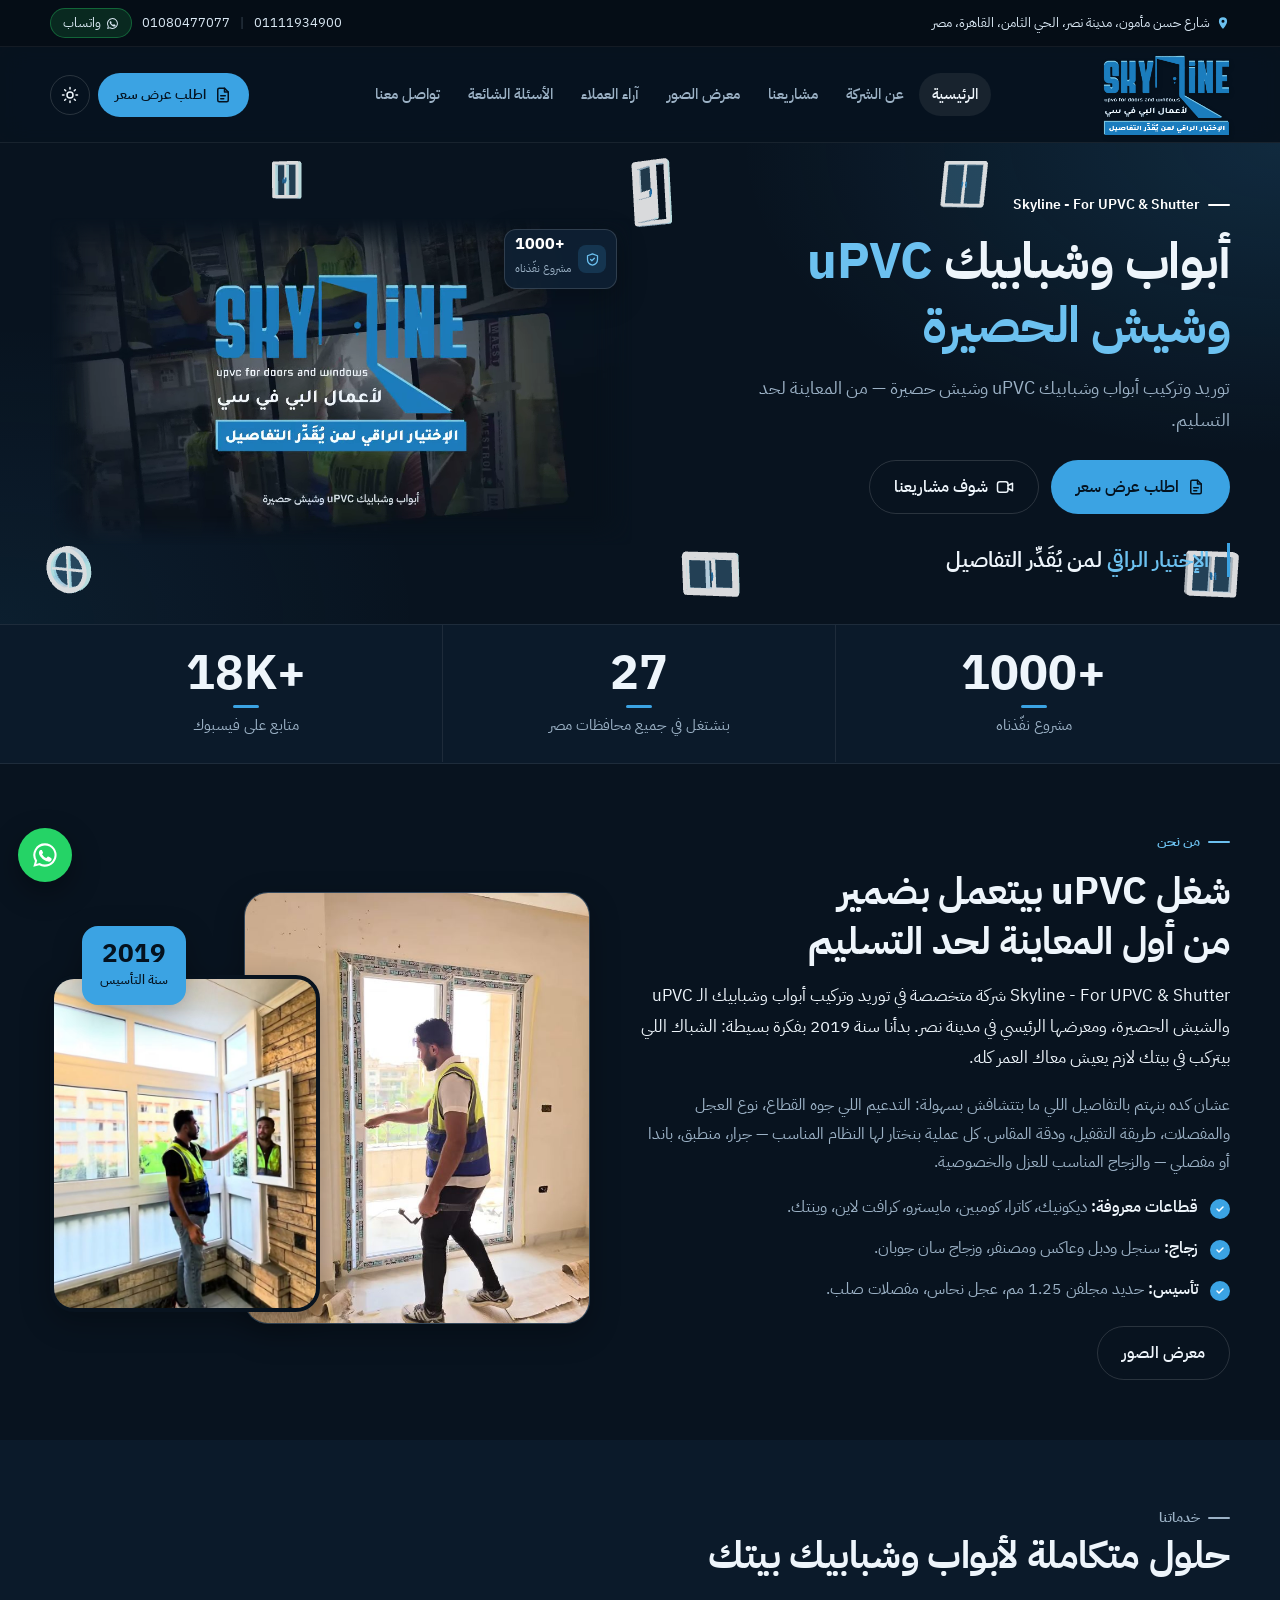
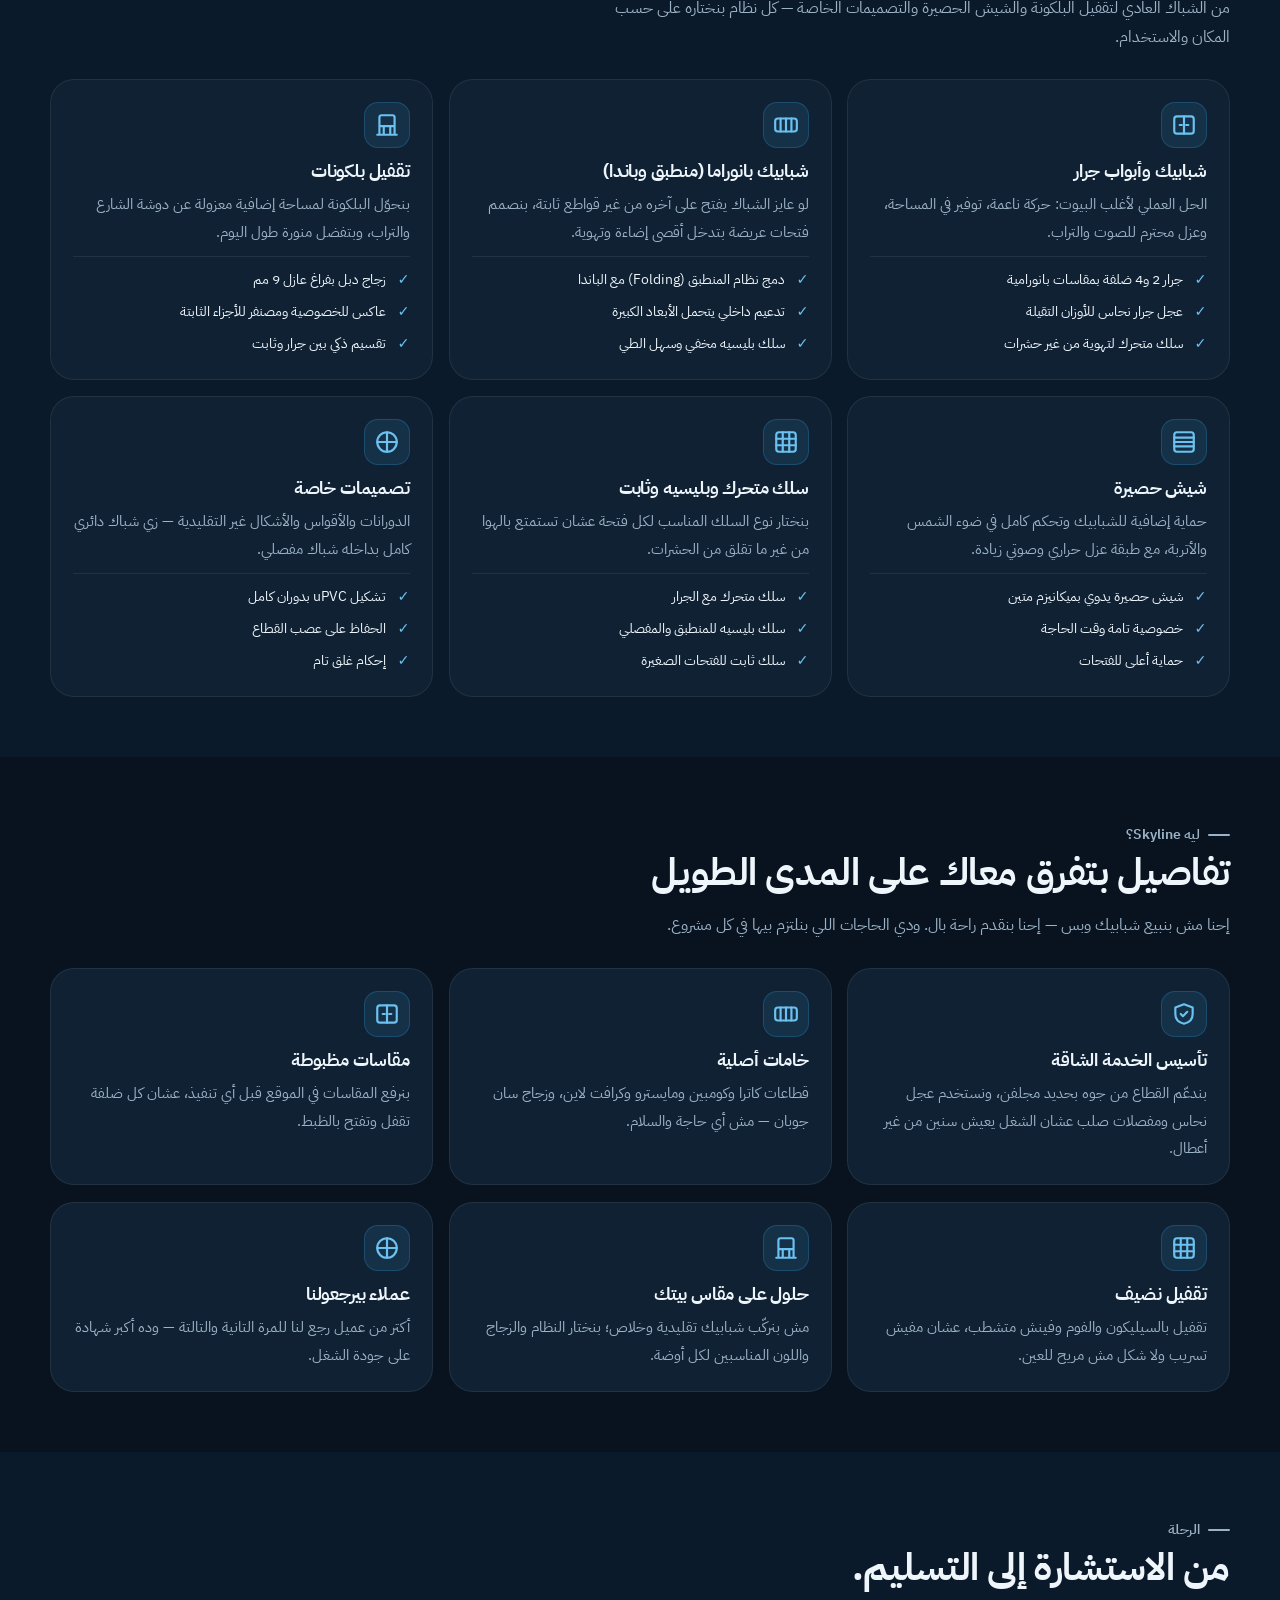
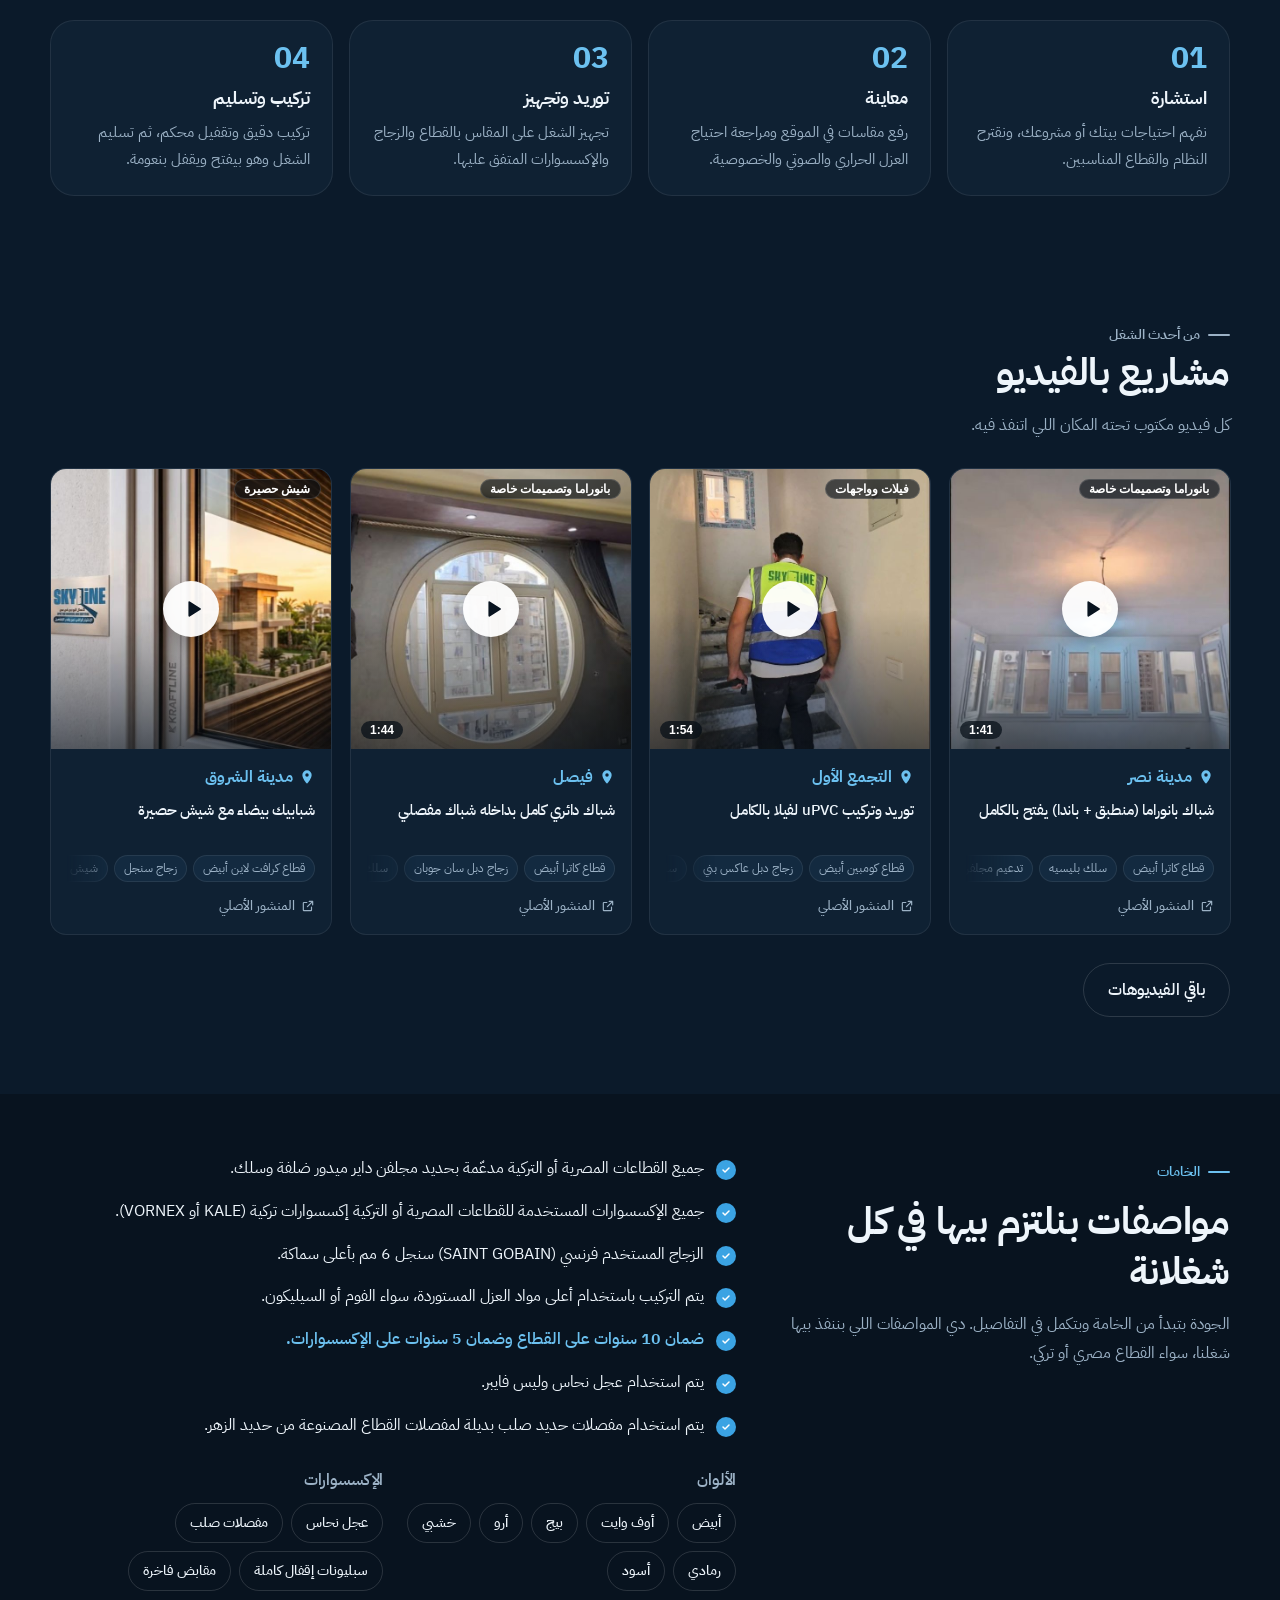
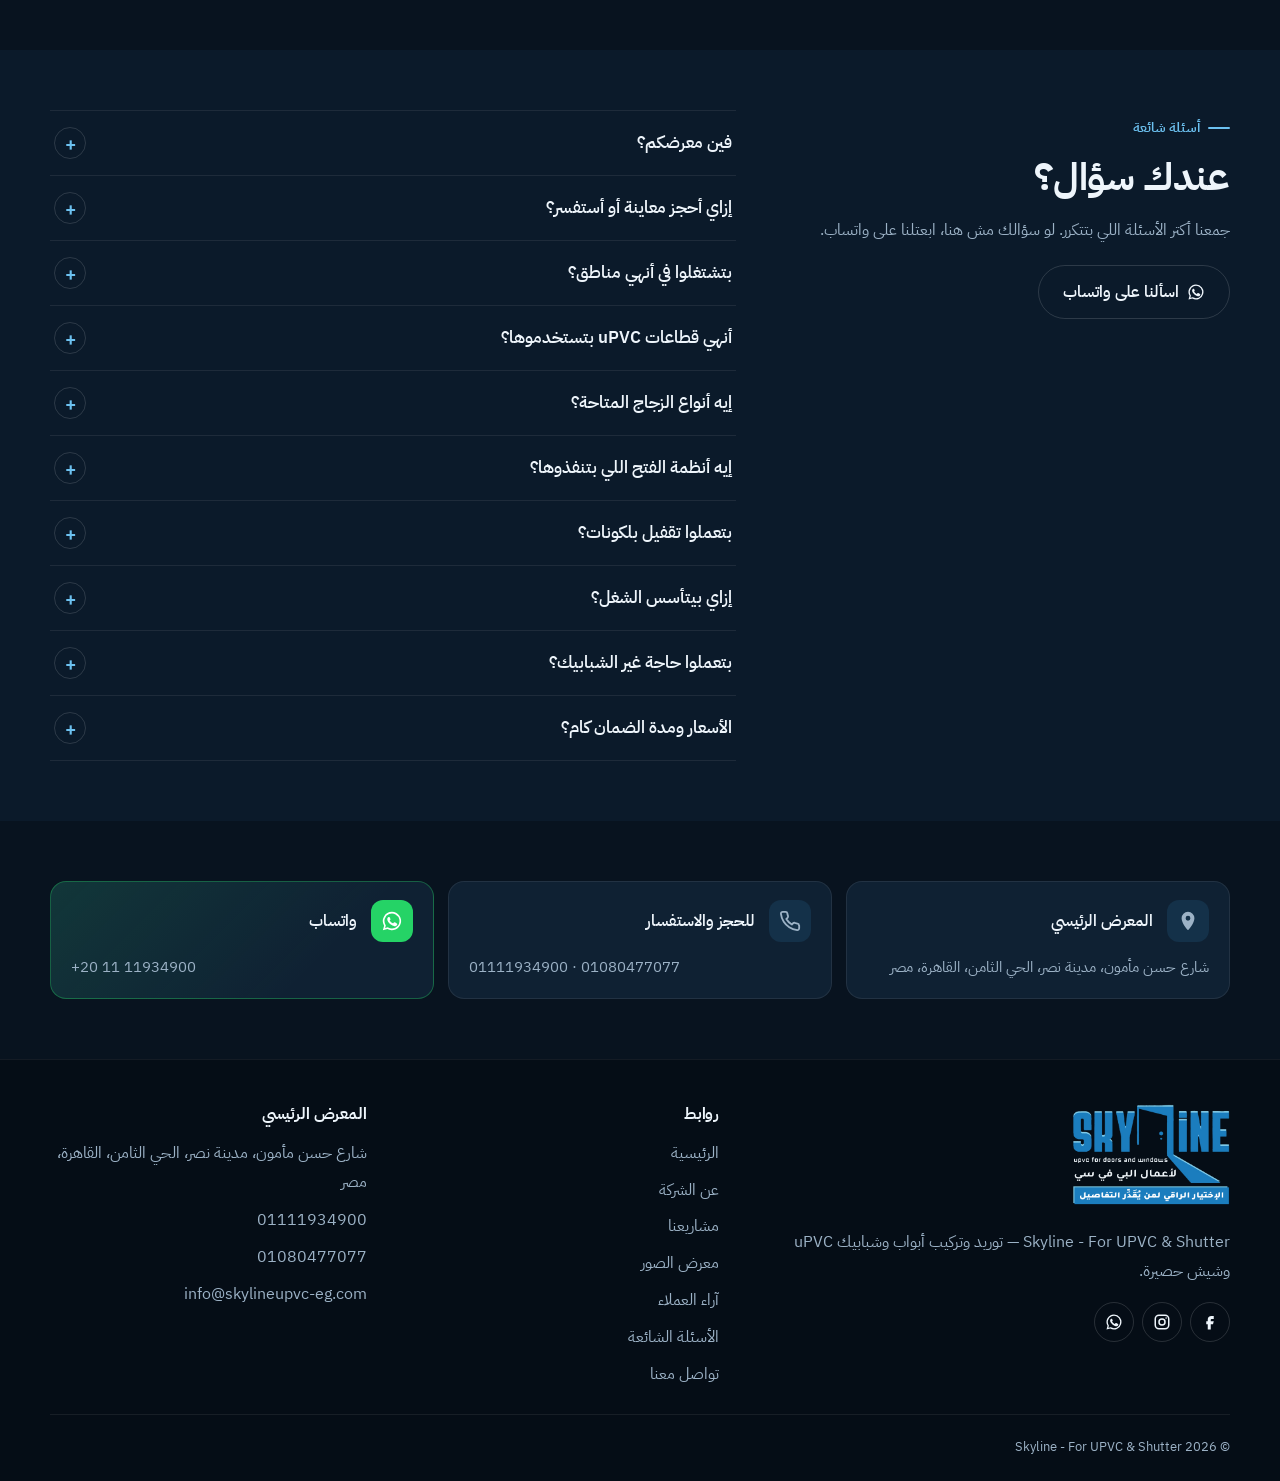
<file: index.html>
<!doctype html>
<html lang="ar-EG" dir="rtl">
<head>
<meta charset="utf-8">
<meta name="viewport" content="width=device-width, initial-scale=1">
<title>Skyline uPVC سكاي لاين | شبابيك وأبواب uPVC وشيش حصيرة - مدينة نصر</title>
<meta name="description" content="Skyline سكاي لاين: توريد وتركيب شبابيك وأبواب uPVC، شبابيك جرار وبانوراما، تقفيل بلكونات وشيش حصيرة في جميع محافظات مصر. ضمان 10 سنين على القطاع — المعرض في مدينة نصر.">
<meta name="keywords" content="شبابيك upvc, أبواب upvc, شبابيك يو بي في سي, شبابيك upvc مدينة نصر, شبابيك upvc القاهرة, تقفيل بلكونات, شيش حصيرة, شبابيك جرار, شبابيك بانوراما, سلك بليسيه, قطاع كومبين, قطاع كاترا, Skyline uPVC, سكاي لاين">
<meta name="robots" content="index, follow, max-image-preview:large">
<link rel="canonical" href="https://skylineupvc-eg.com/">
<meta name="theme-color" content="#08131f">
<meta name="geo.region" content="EG-C"><meta name="geo.placename" content="مدينة نصر، القاهرة"><meta name="geo.position" content="30.0587503;31.3565234"><meta name="ICBM" content="30.0587503, 31.3565234">
<meta property="og:type" content="website">
<meta property="og:locale" content="ar_EG">
<meta property="og:site_name" content="Skyline - For UPVC &amp; Shutter">
<meta property="og:title" content="Skyline uPVC سكاي لاين | شبابيك وأبواب uPVC وشيش حصيرة - مدينة نصر">
<meta property="og:description" content="Skyline سكاي لاين: توريد وتركيب شبابيك وأبواب uPVC، شبابيك جرار وبانوراما، تقفيل بلكونات وشيش حصيرة في جميع محافظات مصر. ضمان 10 سنين على القطاع — المعرض في مدينة نصر.">
<meta property="og:url" content="https://skylineupvc-eg.com/">
<meta property="og:image" content="https://skylineupvc-eg.com/assets/og-image.jpg">
<meta property="og:image:width" content="1200"><meta property="og:image:height" content="630">
<meta name="twitter:card" content="summary_large_image">
<meta name="twitter:title" content="Skyline uPVC سكاي لاين | شبابيك وأبواب uPVC وشيش حصيرة - مدينة نصر">
<meta name="twitter:description" content="Skyline سكاي لاين: توريد وتركيب شبابيك وأبواب uPVC، شبابيك جرار وبانوراما، تقفيل بلكونات وشيش حصيرة في جميع محافظات مصر. ضمان 10 سنين على القطاع — المعرض في مدينة نصر.">
<meta name="twitter:image" content="https://skylineupvc-eg.com/assets/og-image.jpg">
<link rel="icon" href="assets/favicon-skyline.svg" type="image/svg+xml">
<link rel="icon" href="assets/favicon-skyline-32.png" sizes="32x32" type="image/png">
<link rel="icon" href="assets/favicon-skyline-48.png" sizes="48x48" type="image/png">
<link rel="icon" href="assets/favicon-skyline-192.png" sizes="192x192" type="image/png">
<link rel="icon" href="assets/favicon-skyline-512.png" sizes="512x512" type="image/png">
<link rel="apple-touch-icon" href="assets/apple-touch-icon-skyline.png">
<link rel="preload" href="assets/fonts/ibm-plex-sans-arabic-arabic-400-normal.woff2" as="font" type="font/woff2" crossorigin>
<link rel="stylesheet" href="assets/css/style.css?v=1791752718">
<script>try{var t=localStorage.getItem("skyline-theme");if(t)document.documentElement.setAttribute("data-theme",t)}catch(e){}</script>
<script type="application/ld+json">{"@context": "https://schema.org", "@type": "HomeAndConstructionBusiness", "@id": "https://skylineupvc-eg.com/#business", "name": "Skyline - For UPVC & Shutter", "alternateName": ["سكاي لاين لأعمال اليو بي في سي", "Skyline uPVC", "سكاي لاين باب وشباك"], "description": "توريد وتركيب أبواب وشبابيك uPVC وشيش حصيرة وتقفيل بلكونات في جميع محافظات مصر — المعرض الرئيسي في مدينة نصر، القاهرة.", "slogan": "الإختيار الراقي لمن يُقَدِّر التفاصيل", "url": "https://skylineupvc-eg.com/", "logo": "https://skylineupvc-eg.com/assets/logo-tagline.png", "image": ["https://skylineupvc-eg.com/assets/og-image.jpg", "https://skylineupvc-eg.com/assets/hero-doors.jpg"], "telephone": "+201111934900", "email": "info@skylineupvc-eg.com", "foundingDate": "2019", "address": {"@type": "PostalAddress", "streetAddress": "شارع حسن مأمون، الحي الثامن", "addressLocality": "مدينة نصر", "addressRegion": "القاهرة", "addressCountry": "EG"}, "geo": {"@type": "GeoCoordinates", "latitude": 30.0587503, "longitude": 31.3565234}, "hasMap": "https://www.google.com/maps/place/%D9%84%D9%84%D8%A3%D8%A8%D9%88%D8%A7%D8%A8+%D9%88+%D8%A7%D9%84%D8%B4%D8%A8%D8%A7%D8%A8%D9%8A%D9%83+%D9%88+%D8%B4%D9%8A%D8%B4+%D8%A7%D9%84%D8%AD%D8%B5%D9%8A%D8%B1%D8%A9+_+Skyline+Upvc%E2%80%AD/@30.0587549,31.3539485,17z/data=!3m1!4b1!4m6!3m5!1s0x14583d00382c9361:0x3967d6e4ac025f7!8m2!3d30.0587503!4d31.3565234!16s%2Fg%2F11xrl8lt_v", "areaServed": {"@type": "Country", "name": "مصر"}, "sameAs": ["https://www.facebook.com/skylineupvcwindow", "https://www.instagram.com/skylinepvc"], "contactPoint": [{"@type": "ContactPoint", "telephone": "+201111934900", "contactType": "sales", "availableLanguage": ["ar"]}, {"@type": "ContactPoint", "telephone": "+201080477077", "contactType": "customer service", "availableLanguage": ["ar"]}], "makesOffer": [{"@type": "Offer", "itemOffered": {"@type": "Service", "name": "شبابيك وأبواب uPVC"}}, {"@type": "Offer", "itemOffered": {"@type": "Service", "name": "شبابيك جرار"}}, {"@type": "Offer", "itemOffered": {"@type": "Service", "name": "شبابيك بانوراما منطبق وباندا"}}, {"@type": "Offer", "itemOffered": {"@type": "Service", "name": "تقفيل بلكونات"}}, {"@type": "Offer", "itemOffered": {"@type": "Service", "name": "شيش حصيرة"}}, {"@type": "Offer", "itemOffered": {"@type": "Service", "name": "سلك متحرك وبليسيه"}}]}</script>
<script type="application/ld+json">{"@context": "https://schema.org", "@type": "FAQPage", "mainEntity": [{"@type": "Question", "name": "فين معرضكم؟", "acceptedAnswer": {"@type": "Answer", "text": "المعرض الرئيسي: شارع حسن مأمون، مدينة نصر، الحي الثامن، القاهرة، مصر."}}, {"@type": "Question", "name": "إزاي أحجز معاينة أو أستفسر؟", "acceptedAnswer": {"@type": "Answer", "text": "للحجز والاستفسار وطلب المعاينات: 01111934900 – 01080477077، أو على واتساب +20 11 11934900."}}, {"@type": "Question", "name": "بتشتغلوا في أنهي مناطق؟", "acceptedAnswer": {"@type": "Answer", "text": "في Skyline بنسعد بتقديم خدماتنا في جميع أنحاء القاهرة الكبرى والمدن الجديدة، ومستعدين للوصول إليك في كل محافظات الجمهورية."}}, {"@type": "Question", "name": "أنهي قطاعات uPVC بتستخدموها؟", "acceptedAnswer": {"@type": "Answer", "text": "في Skyline، بنوفر مجموعة منتقاة من أفضل قطاعات الـ UPVC (الأوروبية، التركية، والمصرية) لتلبية كافة الاحتياجات والأذواق المعمارية والميزانيات، ومن أبرزها:قطاع ديكونيك (Deceuninck) البلجيكي: قمة التكنولوجيا الأوروبية، خيار النخبة لمن يبحث عن أقصى درجات الفخامة، العزل الفائق، والعمر الافتراضي الطويل.قطاع كومبين (Kompen) التركي: فخامة القطاعات التركية المعتمدة وأعلاها متانة وقوة تحمل.قطاع كاترا (Katra): الصلابة المثالية والحل الأمثل للمساحات والفتحات الكبيرة.قطاعات كرافت لاين (Kraftline)، مايسترو (Maestro)، ووينتك (Wintech): خيارات متميزة جداً وعملية تجمع بين الجودة العالية والتكلفة الاقتصادية."}}, {"@type": "Question", "name": "إيه أنواع الزجاج المتاحة؟", "acceptedAnswer": {"@type": "Answer", "text": "في المشاريع المنشورة: زجاج سنجل، ودبل بفراغ 9 مم، وعاكس أبيض وبني، ومصنفر للحمامات والخصوصية، وزجاج سان جوبان (Saint-Gobain)."}}, {"@type": "Question", "name": "إيه أنظمة الفتح اللي بتنفذوها؟", "acceptedAnswer": {"@type": "Answer", "text": "جرار (2 و4 ضلفة)، مفصلي، منطبق، باندا، وتصميمات خاصة زي الشباك الدائري. ومعاها سلك متحرك أو بليسيه أو ثابت، وشيش حصيرة يدوي."}}, {"@type": "Question", "name": "بتعملوا تقفيل بلكونات؟", "acceptedAnswer": {"@type": "Answer", "text": "بكل تأكيد! تقفيل البلكونات بالـ UPVC هو واحد من أهم تخصصاتنا والأكثر طلباً في Skyline.إحنا بنعتبر تقفيل البلكونة مش مجرد تركيب شبابيك، ده استثمار ذكي لتحويل مساحة مهدرة أو معرضة للتراب والدوشة لـ \"غرفة إضافية\" نظيفة، هادية، ومريحة جداً للاستخدام طول السنة.ليه تقفل بلكونتك مع Skyline؟عزل تام للأتربة والضوضاء: بفضل التقفيل الهندسي المحكم واستخدام الزجاج الدبل (سان جوبان)، بنفصلك تماماً عن إزعاج الشارع.تأسيس يتحمل ضغط الهواء: لأن البلكونات (خاصة في الأدوار العالية) بتتعرض لتيارات هواء قوية، بندعم قطاعاتنا بحديد مجلفن (سمك 1.25 مم) لضمان أقصى درجات الصلابة والأمان.تصميمات تناسب مساحتك: بنوفر كل الحلول (أنظمة الجرار لتوفير المساحة، الشباك المنطبق \"Folding\" لفتح البلكونة بالكامل، والأنظمة الثابتة)، بالإضافة لتوفير \"سلك متحرك أو بليسيه\" للتهوية بدون حشرات.مقاومة العوامل الجوية: قطاعاتنا لا تتأثر بحرارة الشمس أو الأمطار، ولا تتعرض للصدأ أو التآكل."}}, {"@type": "Question", "name": "إزاي بيتأسس الشغل؟", "acceptedAnswer": {"@type": "Answer", "text": "حسب المنشورات: تدعيم داخلي بحديد مجلفن (1.25 مم) بكامل القطاع، عجل جرار نحاس، مفصلات صلب، وتقفيل بالسيليكون والفوم."}}, {"@type": "Question", "name": "بتعملوا حاجة غير الشبابيك؟", "acceptedAnswer": {"@type": "Answer", "text": "بكل تأكيد! في Skyline نحن نقدم حلولاً متكاملة لتشطيب وتجهيز بيتك بأعلى معايير الجودة، ولا نقتصر على الشبابيك فقط. تشمل خدماتنا:الأبواب (UPVC): نصمم وننفذ أبواب الغرف، الحمامات، والبلكونات. تتميز بعزلها التام للصوت والمياه، ولا تتأثر بالرطوبة أو الحشرات نهائياً مقارنة بالأبواب الخشبية التقليدية.مطابخ الألومنيوم والكلادينج: نصنع مطابخ تجمع بين المتانة الفائقة والشكل المودرن. نؤسس المطبخ بقوائم ألومنيوم صلبة للخدمة الشاقة، مع أرفف وأرضيات بسمك (4 مم) لتحمل الأوزان، وواجهات \"كلادينج\" عصرية مقاومة للحرارة والمياه وسهلة التنظيف.الشيش حصيرة (Shutters): نوفر أنظمة الشيش حصيرة (اليدوية والمزودة بموتور للتحكم عن بعد)، والتي تمنحك أماناً إضافياً، عزلاً حرارياً ممتازاً، وتحكماً كاملاً في درجة الإضاءة والخصوصية.تقفيل البلكونات والقواطع الداخلية: نحول البلكونات والمساحات المهدرة إلى غرف معزولة تماماً، وننفذ قواطع (Partitions) لتقسيم المساحات الواسعة في المنازل أو الشركات بشياكة وخصوصية.التصميمات المعمارية الخاصة: ننفذ أصعب الأشكال الهندسية مثل الدورانات، الأقواس، وأنظمة الفتح الكبيرة (المنطبق والباندا) للواجهات البانورامية."}}, {"@type": "Question", "name": "الأسعار ومدة الضمان كام؟", "acceptedAnswer": {"@type": "Answer", "text": "الضمان 10 سنوات على القطاع و5 سنوات على الإكسسوارات. السعر بيتحدد حسب المقاسات والقطاع والزجاج — اطلب عرض سعر."}}]}</script>
<script type="application/ld+json">{"@context": "https://schema.org", "@type": "WebSite", "name": "Skyline uPVC", "url": "https://skylineupvc-eg.com/", "inLanguage": "ar-EG"}</script>
<script>if(/\/index\.html$/.test(location.pathname)&&location.protocol!=="file:")history.replaceState(null,"",location.pathname.replace(/index\.html$/,"")+location.search+location.hash);</script>
</head>
<body>
<a class="skip" href="#main">تخطَّ إلى المحتوى</a>
<div class="topbar"><div class="container">
  <a class="topbar-loc" href="https://www.google.com/maps/place/%D9%84%D9%84%D8%A3%D8%A8%D9%88%D8%A7%D8%A8+%D9%88+%D8%A7%D9%84%D8%B4%D8%A8%D8%A7%D8%A8%D9%8A%D9%83+%D9%88+%D8%B4%D9%8A%D8%B4+%D8%A7%D9%84%D8%AD%D8%B5%D9%8A%D8%B1%D8%A9+_+Skyline+Upvc%E2%80%AD/@30.0587549,31.3539485,17z/data=!3m1!4b1!4m6!3m5!1s0x14583d00382c9361:0x3967d6e4ac025f7!8m2!3d30.0587503!4d31.3565234!16s%2Fg%2F11xrl8lt_v" target="_blank" rel="noopener" title="افتح العنوان على خرائط جوجل"><svg viewBox="0 0 24 24" fill="currentColor" aria-hidden="true"><path d="M12 2a7 7 0 0 0-7 7c0 5.2 6.1 12.2 6.4 12.5a.8.8 0 0 0 1.2 0C12.9 21.2 19 14.2 19 9a7 7 0 0 0-7-7Zm0 9.6A2.6 2.6 0 1 1 12 6.4a2.6 2.6 0 0 1 0 5.2Z"/></svg>شارع حسن مأمون، مدينة نصر، الحي الثامن، القاهرة، مصر</a>
  <span class="topbar-links"><a href="tel:+201111934900" dir="ltr">01111934900</a><span aria-hidden="true">|</span><a href="tel:+201080477077" dir="ltr">01080477077</a><a class="topbar-pill" href="https://wa.me/201111934900" target="_blank" rel="noopener"><svg viewBox="0 0 24 24" fill="currentColor" aria-hidden="true"><path d="M12 2a10 10 0 0 0-8.6 15.1L2 22l5-1.3A10 10 0 1 0 12 2Zm0 18.2a8.2 8.2 0 0 1-4.2-1.1l-.3-.2-3 .8.8-2.9-.2-.3A8.2 8.2 0 1 1 12 20.2Zm4.5-6.1c-.2-.1-1.5-.7-1.7-.8-.2-.1-.4-.1-.6.1l-.8 1c-.1.2-.3.2-.5.1a6.7 6.7 0 0 1-3.3-2.9c-.3-.4.2-.4.7-1.3.1-.2 0-.3 0-.4l-.8-1.8c-.2-.5-.4-.4-.6-.4h-.5a1 1 0 0 0-.7.3 3 3 0 0 0-.9 2.2 5.2 5.2 0 0 0 1.1 2.8 11.9 11.9 0 0 0 4.6 4c1.7.7 2.4.8 3.2.7a2.8 2.8 0 0 0 1.8-1.3 2.3 2.3 0 0 0 .2-1.3c-.1-.1-.3-.2-.5-.3Z"/></svg>واتساب</a></span>
</div></div>
<header class="site-header">
  <div class="container">
    <a class="brand" href="./" aria-label="Skyline — الصفحة الرئيسية"><img class="logo-light" src="assets/logo-tagline.png" alt="Skyline — upvc for doors and windows — لاعمال البي في سي — باب وشباك — الإختيار الراقي لمن يُقَدِّر التفاصيل" width="896" height="629"><img class="logo-dark" src="assets/logo-tagline-dark.png" alt="" aria-hidden="true" width="896" height="629"></a>
    <nav class="nav" id="nav" aria-label="القائمة الرئيسية"><a href="./" aria-current="page">الرئيسية</a><a href="./#about">عن الشركة</a><a href="projects.html">مشاريعنا</a><a href="gallery.html">معرض الصور</a><a href="reviews.html">آراء العملاء</a><a href="./#faq">الأسئلة الشائعة</a><a href="contact.html">تواصل معنا</a></nav>
    <div class="header-actions">
      <a class="btn btn-primary btn-sm" href="quote.html"><svg viewBox="0 0 24 24" fill="none" stroke="currentColor" stroke-width="2" stroke-linecap="round" stroke-linejoin="round" aria-hidden="true"><path d="M14 3H7a2 2 0 0 0-2 2v14a2 2 0 0 0 2 2h10a2 2 0 0 0 2-2V8z"/><path d="M14 3v5h5"/><path d="M9 13h6M9 17h4"/></svg>اطلب عرض سعر</a>
      <button class="icon-btn theme-toggle" type="button" aria-label="تبديل الوضع الداكن"><svg class="sun" viewBox="0 0 24 24" fill="none" stroke="currentColor" stroke-width="2" stroke-linecap="round" aria-hidden="true"><circle cx="12" cy="12" r="4"/><path d="M12 2v2M12 20v2M4.9 4.9l1.4 1.4M17.7 17.7l1.4 1.4M2 12h2M20 12h2M4.9 19.1l1.4-1.4M17.7 6.3l1.4-1.4"/></svg><svg class="moon" viewBox="0 0 24 24" fill="none" stroke="currentColor" stroke-width="2" stroke-linecap="round" stroke-linejoin="round" aria-hidden="true"><path d="M21 12.8A9 9 0 1 1 11.2 3a7 7 0 0 0 9.8 9.8Z"/></svg></button>
      <button class="icon-btn menu-toggle" type="button" aria-label="فتح القائمة" aria-expanded="false" aria-controls="nav"><svg viewBox="0 0 24 24" fill="none" stroke="currentColor" stroke-width="2" stroke-linecap="round" aria-hidden="true"><path d="M4 7h16M4 12h16M4 17h16"/></svg></button>
    </div>
  </div>
</header>
<main id="main">

<section class="hero">
  <canvas id="hero3d" aria-hidden="true"></canvas>
  <div class="container hero-grid">
    <div>
      <p class="eyebrow reveal">Skyline - For UPVC &amp; Shutter</p>
      <h1 class="reveal reveal-d1">أبواب وشبابيك <span class="accent">uPVC</span><br><span class="accent">وشيش الحصيرة</span></h1>
      <p class="hero-lead reveal reveal-d2">توريد وتركيب أبواب وشبابيك uPVC وشيش حصيرة — من المعاينة لحد التسليم.</p>
      <div class="hero-actions reveal reveal-d3">
        <a class="btn btn-primary" href="quote.html"><svg viewBox="0 0 24 24" fill="none" stroke="currentColor" stroke-width="2" stroke-linecap="round" stroke-linejoin="round" aria-hidden="true"><path d="M14 3H7a2 2 0 0 0-2 2v14a2 2 0 0 0 2 2h10a2 2 0 0 0 2-2V8z"/><path d="M14 3v5h5"/><path d="M9 13h6M9 17h4"/></svg>اطلب عرض سعر</a>
        <a class="btn btn-ghost" href="projects.html"><svg viewBox="0 0 24 24" fill="none" stroke="currentColor" stroke-width="2" stroke-linecap="round" stroke-linejoin="round" aria-hidden="true"><rect x="2" y="5" width="14" height="14" rx="3"/><path d="m16 10 6-3v10l-6-3"/></svg>شوف مشاريعنا</a>
      </div>
      <p class="slogan reveal reveal-d3"><span>الإختيار الراقي</span> لمن يُقَدِّر التفاصيل</p>
    </div>
    <div class="hero-media reveal reveal-left reveal-d2">
      <figure class="hero-video"><video id="hero-video" poster="assets/video/poster.jpg" autoplay muted loop playsinline preload="auto" disablepictureinpicture disableremoteplayback width="1280" height="720" aria-label="فيديو تعريفي عن مواصفات خامات Skyline"><source src="assets/video/skyline-intro.webm" type="video/webm"><source src="assets/video/skyline-intro.mp4" type="video/mp4"></video></figure>
      <div class="hero-badge"><span class="hb-icon"><svg viewBox="0 0 24 24" fill="none" stroke="currentColor" stroke-width="2" stroke-linecap="round" stroke-linejoin="round" aria-hidden="true"><path d="M12 3 4 6v6c0 5 3.5 8 8 9 4.5-1 8-4 8-9V6l-8-3Z"/><path d="m9 12 2 2 4-4"/></svg></span><div><strong dir="ltr">1000+</strong><span>مشروع نفّذناه</span></div></div>
    </div>
  </div>
</section>

<section class="stats-band">
  <div class="container stats">
    <div class="stat reveal"><span class="stat-num" data-count="1000" data-suffix="+">0</span><span class="stat-label">مشروع نفّذناه</span></div>
    <div class="stat reveal reveal-d1"><span class="stat-num" data-count="27">0</span><span class="stat-label">بنشتغل في جميع محافظات مصر</span></div>
    <div class="stat reveal reveal-d2"><span class="stat-num" id="fb-followers" data-count="18000" data-format="k">0</span><span class="stat-label">متابع على فيسبوك</span></div>
  </div>
</section>

<section class="section">
  <div class="container about-split" id="about">
    <div class="reveal">
      <p class="eyebrow">من نحن</p>
      <h2 class="h2">شغل uPVC بيتعمل بضمير<br>من أول المعاينة لحد التسليم</h2>
      <p class="lead-p">Skyline - For UPVC &amp; Shutter شركة متخصصة في توريد وتركيب أبواب وشبابيك الـ uPVC والشيش الحصيرة، ومعرضها الرئيسي في مدينة نصر. بدأنا سنة 2019 بفكرة بسيطة: الشباك اللي بيتركب في بيتك لازم يعيش معاك العمر كله.</p>
      <p class="muted">عشان كده بنهتم بالتفاصيل اللي ما بتتشافش بسهولة: التدعيم اللي جوه القطاع، نوع العجل والمفصلات، طريقة التقفيل، ودقة المقاس. كل عملية بنختار لها النظام المناسب — جرار، منطبق، باندا أو مفصلي — والزجاج المناسب للعزل والخصوصية.</p>
      <ul class="check-list">
        <li><strong>قطاعات معروفة:</strong> ديكونيك، كاترا، كومبين، مايسترو، كرافت لاين، وينتك.</li>
        <li><strong>زجاج:</strong> سنجل ودبل وعاكس ومصنفر، وزجاج سان جوبان.</li>
        <li><strong>تأسيس:</strong> حديد مجلفن 1.25 مم، عجل نحاس، مفصلات صلب.</li>
      </ul>
      <div class="hero-actions" style="margin-top:22px"><a class="btn btn-ghost" href="gallery.html">معرض الصور</a></div>
    </div>
    <div class="about-media reveal reveal-left">
      <figure class="am-main"><img src="assets/gallery/1024769387253886-1.jpg" alt="فني Skyline في موقع فيلا بالتجمع الأول" loading="lazy" width="640" height="800"></figure>
      <figure class="am-sub"><img src="assets/gallery/4474589546149572-3.jpg" alt="تقفيل بلكونة من تنفيذ Skyline" loading="lazy" width="640" height="800"></figure>
      <div class="am-tag"><strong>2019</strong><span>سنة التأسيس</span></div>
    </div>
  </div>
</section>

<section class="section section-alt">
  <div class="container">
    <div class="section-head reveal"><p class="eyebrow">خدماتنا</p><h2>حلول متكاملة لأبواب وشبابيك بيتك</h2><p>من الشباك العادي لتقفيل البلكونة والشيش الحصيرة والتصميمات الخاصة — كل نظام بنختاره على حسب المكان والاستخدام.</p></div>
    <div class="svc-cards"><article class="svc-card"><div class="svc-icon"><svg viewBox="0 0 24 24" fill="none" stroke="currentColor" stroke-width="2" stroke-linecap="round" stroke-linejoin="round" aria-hidden="true"><rect x="3" y="4" width="18" height="16" rx="2.5"/><path d="M12 4v16M8 12h2M14 12h2"/></svg></div><h3>شبابيك وأبواب جرار</h3><p>الحل العملي لأغلب البيوت: حركة ناعمة، توفير في المساحة، وعزل محترم للصوت والتراب.</p><ul><li>جرار 2 و4 ضلفة بمقاسات بانورامية</li><li>عجل جرار نحاس للأوزان التقيلة</li><li>سلك متحرك لتهوية من غير حشرات</li></ul></article><article class="svc-card"><div class="svc-icon"><svg viewBox="0 0 24 24" fill="none" stroke="currentColor" stroke-width="2" stroke-linecap="round" stroke-linejoin="round" aria-hidden="true"><rect x="2" y="6" width="20" height="12" rx="2.5"/><path d="M7 6v12M12 6v12M17 6v12"/></svg></div><h3>شبابيك بانوراما (منطبق وباندا)</h3><p>لو عايز الشباك يفتح على آخره من غير قواطع ثابتة، بنصمم فتحات عريضة بتدخل أقصى إضاءة وتهوية.</p><ul><li>دمج نظام المنطبق (Folding) مع الباندا</li><li>تدعيم داخلي يتحمل الأبعاد الكبيرة</li><li>سلك بليسيه مخفي وسهل الطي</li></ul></article><article class="svc-card"><div class="svc-icon"><svg viewBox="0 0 24 24" fill="none" stroke="currentColor" stroke-width="2" stroke-linecap="round" stroke-linejoin="round" aria-hidden="true"><path d="M3 21h18M5 21v-8h14v8M9 13v8M15 13v8M5 13V5a2 2 0 0 1 2-2h10a2 2 0 0 1 2 2v8"/></svg></div><h3>تقفيل بلكونات</h3><p>بنحوّل البلكونة لمساحة إضافية معزولة عن دوشة الشارع والتراب، وبتفضل منورة طول اليوم.</p><ul><li>زجاج دبل بفراغ عازل 9 مم</li><li>عاكس للخصوصية ومصنفر للأجزاء الثابتة</li><li>تقسيم ذكي بين جرار وثابت</li></ul></article><article class="svc-card"><div class="svc-icon"><svg viewBox="0 0 24 24" fill="none" stroke="currentColor" stroke-width="2" stroke-linecap="round" stroke-linejoin="round" aria-hidden="true"><rect x="3" y="3" width="18" height="18" rx="2.5"/><path d="M3 8h18M3 12h18M3 16h18"/></svg></div><h3>شيش حصيرة</h3><p>حماية إضافية للشبابيك وتحكم كامل في ضوء الشمس والأتربة، مع طبقة عزل حراري وصوتي زيادة.</p><ul><li>شيش حصيرة يدوي بميكانيزم متين</li><li>خصوصية تامة وقت الحاجة</li><li>حماية أعلى للفتحات</li></ul></article><article class="svc-card"><div class="svc-icon"><svg viewBox="0 0 24 24" fill="none" stroke="currentColor" stroke-width="2" stroke-linecap="round" stroke-linejoin="round" aria-hidden="true"><rect x="3" y="3" width="18" height="18" rx="2.5"/><path d="M3 9h18M3 15h18M9 3v18M15 3v18"/></svg></div><h3>سلك متحرك وبليسيه وثابت</h3><p>بنختار نوع السلك المناسب لكل فتحة عشان تستمتع بالهوا من غير ما تقلق من الحشرات.</p><ul><li>سلك متحرك مع الجرار</li><li>سلك بليسيه للمنطبق والمفصلي</li><li>سلك ثابت للفتحات الصغيرة</li></ul></article><article class="svc-card"><div class="svc-icon"><svg viewBox="0 0 24 24" fill="none" stroke="currentColor" stroke-width="2" stroke-linecap="round" aria-hidden="true"><circle cx="12" cy="12" r="9"/><path d="M12 3v18M3 12h18"/></svg></div><h3>تصميمات خاصة</h3><p>الدورانات والأقواس والأشكال غير التقليدية — زي شباك دائري كامل بداخله شباك مفصلي.</p><ul><li>تشكيل uPVC بدوران كامل</li><li>الحفاظ على عصب القطاع</li><li>إحكام غلق تام</li></ul></article></div>
  </div>
</section>

<section class="section">
  <div class="container">
    <div class="section-head reveal"><p class="eyebrow">ليه Skyline؟</p><h2>تفاصيل بتفرق معاك على المدى الطويل</h2><p>إحنا مش بنبيع شبابيك وبس — إحنا بنقدم راحة بال. ودي الحاجات اللي بنلتزم بيها في كل مشروع.</p></div>
    <div class="why-grid"><article class="why-card"><div class="svc-icon"><svg viewBox="0 0 24 24" fill="none" stroke="currentColor" stroke-width="2" stroke-linecap="round" stroke-linejoin="round" aria-hidden="true"><path d="M12 3 4 6v6c0 5 3.5 8 8 9 4.5-1 8-4 8-9V6l-8-3Z"/><path d="m9 12 2 2 4-4"/></svg></div><h3>تأسيس الخدمة الشاقة</h3><p>بندعّم القطاع من جوه بحديد مجلفن، ونستخدم عجل نحاس ومفصلات صلب عشان الشغل يعيش سنين من غير أعطال.</p></article><article class="why-card"><div class="svc-icon"><svg viewBox="0 0 24 24" fill="none" stroke="currentColor" stroke-width="2" stroke-linecap="round" stroke-linejoin="round" aria-hidden="true"><rect x="2" y="6" width="20" height="12" rx="2.5"/><path d="M7 6v12M12 6v12M17 6v12"/></svg></div><h3>خامات أصلية</h3><p>قطاعات كاترا وكومبين ومايسترو وكرافت لاين، وزجاج سان جوبان — مش أي حاجة والسلام.</p></article><article class="why-card"><div class="svc-icon"><svg viewBox="0 0 24 24" fill="none" stroke="currentColor" stroke-width="2" stroke-linecap="round" stroke-linejoin="round" aria-hidden="true"><rect x="3" y="4" width="18" height="16" rx="2.5"/><path d="M12 4v16M8 12h2M14 12h2"/></svg></div><h3>مقاسات مظبوطة</h3><p>بنرفع المقاسات في الموقع قبل أي تنفيذ، عشان كل ضلفة تقفل وتفتح بالظبط.</p></article><article class="why-card"><div class="svc-icon"><svg viewBox="0 0 24 24" fill="none" stroke="currentColor" stroke-width="2" stroke-linecap="round" stroke-linejoin="round" aria-hidden="true"><rect x="3" y="3" width="18" height="18" rx="2.5"/><path d="M3 9h18M3 15h18M9 3v18M15 3v18"/></svg></div><h3>تقفيل نضيف</h3><p>تقفيل بالسيليكون والفوم وفينش متشطب، عشان مفيش تسريب ولا شكل مش مريح للعين.</p></article><article class="why-card"><div class="svc-icon"><svg viewBox="0 0 24 24" fill="none" stroke="currentColor" stroke-width="2" stroke-linecap="round" stroke-linejoin="round" aria-hidden="true"><path d="M3 21h18M5 21v-8h14v8M9 13v8M15 13v8M5 13V5a2 2 0 0 1 2-2h10a2 2 0 0 1 2 2v8"/></svg></div><h3>حلول على مقاس بيتك</h3><p>مش بنركّب شبابيك تقليدية وخلاص؛ بنختار النظام والزجاج واللون المناسبين لكل أوضة.</p></article><article class="why-card"><div class="svc-icon"><svg viewBox="0 0 24 24" fill="none" stroke="currentColor" stroke-width="2" stroke-linecap="round" aria-hidden="true"><circle cx="12" cy="12" r="9"/><path d="M12 3v18M3 12h18"/></svg></div><h3>عملاء بيرجعولنا</h3><p>أكتر من عميل رجع لنا للمرة التانية والتالتة — وده أكبر شهادة على جودة الشغل.</p></article></div>
  </div>
</section>

<section class="section section-alt">
  <div class="container">
    <div class="section-head reveal"><p class="eyebrow">الرحلة</p><h2>من الاستشارة إلى التسليم.</h2></div>
    <ol class="journey"><li class="jcard"><span class="jnum">01</span><h3>استشارة</h3><p>نفهم احتياجات بيتك أو مشروعك، ونقترح النظام والقطاع المناسبين.</p></li><li class="jcard"><span class="jnum">02</span><h3>معاينة</h3><p>رفع مقاسات في الموقع ومراجعة احتياج العزل الحراري والصوتي والخصوصية.</p></li><li class="jcard"><span class="jnum">03</span><h3>توريد وتجهيز</h3><p>تجهيز الشغل على المقاس بالقطاع والزجاج والإكسسوارات المتفق عليها.</p></li><li class="jcard"><span class="jnum">04</span><h3>تركيب وتسليم</h3><p>تركيب دقيق وتقفيل محكم، ثم تسليم الشغل وهو بيفتح ويقفل بنعومة.</p></li></ol>
  </div>
</section>

<section class="section section-alt">
  <div class="container">
    <div class="section-head reveal"><p class="eyebrow">من أحدث الشغل</p><h2>مشاريع بالفيديو</h2><p>كل فيديو مكتوب تحته المكان اللي اتنفذ فيه.</p></div>
    <div class="featured" id="featured-grid" data-ids="1170529468969019,1024769387253886,1028796103526905,1605864494534502"></div>
    <p style="margin-top:28px" class="reveal"><a class="btn btn-ghost" href="projects.html">باقي الفيديوهات</a></p>
  </div>
</section>

<section class="section">
  <div class="container mat-split">
    <div class="reveal">
      <p class="eyebrow">الخامات</p>
      <h2 class="h2">مواصفات بنلتزم بيها في كل شغلانة</h2>
      <p class="muted">الجودة بتبدأ من الخامة وبتكمل في التفاصيل. دي المواصفات اللي بننفذ بيها شغلنا، سواء القطاع مصري أو تركي.</p>
    </div>
    <div class="mat-groups reveal reveal-d1">
      <div class="full"><ul class="check-list spec-list">
        <li>جميع القطاعات المصرية أو التركية مدعّمة بحديد مجلفن داير ميدور ضلفة وسلك.</li>
        <li>جميع الإكسسوارات المستخدمة للقطاعات المصرية أو التركية إكسسوارات تركية (<span dir="ltr">KALE</span> أو <span dir="ltr">VORNEX</span>).</li>
        <li>الزجاج المستخدم فرنسي (<span dir="ltr">SAINT GOBAIN</span>) سنجل 6 مم بأعلى سماكة.</li>
        <li>يتم التركيب باستخدام أعلى مواد العزل المستوردة، سواء الفوم أو السيليكون.</li>
        <li><strong>ضمان 10 سنوات على القطاع وضمان 5 سنوات على الإكسسوارات.</strong></li>
        <li>يتم استخدام عجل نحاس وليس فايبر.</li>
        <li>يتم استخدام مفصلات حديد صلب بديلة لمفصلات القطاع المصنوعة من حديد الزهر.</li>
      </ul></div>
      <div><h3>الألوان</h3><ul class="pill-list"><li>أبيض</li><li>أوف وايت</li><li>بيج</li><li>أرو</li><li>خشبي</li><li>رمادي</li><li>أسود</li></ul></div>
      <div><h3>الإكسسوارات</h3><ul class="pill-list"><li>عجل نحاس</li><li>مفصلات صلب</li><li>سبليونات إقفال كاملة</li><li>مقابض فاخرة</li></ul></div>
    </div>
  </div>
</section>

<section class="section section-alt">
  <div class="container faq-split" id="faq">
    <div class="reveal">
      <p class="eyebrow">أسئلة شائعة</p>
      <h2 class="h2">عندك سؤال؟</h2>
      <p class="muted">جمعنا أكتر الأسئلة اللي بتتكرر. لو سؤالك مش هنا، ابعتلنا على واتساب.</p>
      <div class="hero-actions" style="margin-top:20px"><a class="btn btn-ghost" href="https://wa.me/201111934900" target="_blank" rel="noopener"><svg viewBox="0 0 24 24" fill="currentColor" aria-hidden="true"><path d="M12 2a10 10 0 0 0-8.6 15.1L2 22l5-1.3A10 10 0 1 0 12 2Zm0 18.2a8.2 8.2 0 0 1-4.2-1.1l-.3-.2-3 .8.8-2.9-.2-.3A8.2 8.2 0 1 1 12 20.2Zm4.5-6.1c-.2-.1-1.5-.7-1.7-.8-.2-.1-.4-.1-.6.1l-.8 1c-.1.2-.3.2-.5.1a6.7 6.7 0 0 1-3.3-2.9c-.3-.4.2-.4.7-1.3.1-.2 0-.3 0-.4l-.8-1.8c-.2-.5-.4-.4-.6-.4h-.5a1 1 0 0 0-.7.3 3 3 0 0 0-.9 2.2 5.2 5.2 0 0 0 1.1 2.8 11.9 11.9 0 0 0 4.6 4c1.7.7 2.4.8 3.2.7a2.8 2.8 0 0 0 1.8-1.3 2.3 2.3 0 0 0 .2-1.3c-.1-.1-.3-.2-.5-.3Z"/></svg>اسألنا على واتساب</a></div>
    </div>
    <div class="faq reveal reveal-d1"><details><summary>فين معرضكم؟</summary><div class="answer"><p>المعرض الرئيسي: <a href="https://www.google.com/maps/place/%D9%84%D9%84%D8%A3%D8%A8%D9%88%D8%A7%D8%A8+%D9%88+%D8%A7%D9%84%D8%B4%D8%A8%D8%A7%D8%A8%D9%8A%D9%83+%D9%88+%D8%B4%D9%8A%D8%B4+%D8%A7%D9%84%D8%AD%D8%B5%D9%8A%D8%B1%D8%A9+_+Skyline+Upvc%E2%80%AD/@30.0587549,31.3539485,17z/data=!3m1!4b1!4m6!3m5!1s0x14583d00382c9361:0x3967d6e4ac025f7!8m2!3d30.0587503!4d31.3565234!16s%2Fg%2F11xrl8lt_v" target="_blank" rel="noopener">شارع حسن مأمون، مدينة نصر، الحي الثامن، القاهرة، مصر</a>.</p></div></details><details><summary>إزاي أحجز معاينة أو أستفسر؟</summary><div class="answer"><p>للحجز والاستفسار وطلب المعاينات: <span dir="ltr">01111934900</span> – <span dir="ltr">01080477077</span>، أو على واتساب <span dir="ltr">+20 11 11934900</span>.</p></div></details><details><summary>بتشتغلوا في أنهي مناطق؟</summary><div class="answer"><p>في Skyline بنسعد بتقديم خدماتنا في جميع أنحاء القاهرة الكبرى والمدن الجديدة، ومستعدين للوصول إليك في كل محافظات الجمهورية.</p></div></details><details><summary>أنهي قطاعات uPVC بتستخدموها؟</summary><div class="answer"><p>في Skyline، بنوفر مجموعة منتقاة من أفضل قطاعات الـ UPVC (الأوروبية، التركية، والمصرية) لتلبية كافة الاحتياجات والأذواق المعمارية والميزانيات، ومن أبرزها:</p><ul><li><strong>قطاع ديكونيك (Deceuninck) البلجيكي:</strong> قمة التكنولوجيا الأوروبية، خيار النخبة لمن يبحث عن أقصى درجات الفخامة، العزل الفائق، والعمر الافتراضي الطويل.</li><li><strong>قطاع كومبين (Kompen) التركي:</strong> فخامة القطاعات التركية المعتمدة وأعلاها متانة وقوة تحمل.</li><li><strong>قطاع كاترا (Katra):</strong> الصلابة المثالية والحل الأمثل للمساحات والفتحات الكبيرة.</li><li><strong>قطاعات كرافت لاين (Kraftline)، مايسترو (Maestro)، ووينتك (Wintech):</strong> خيارات متميزة جداً وعملية تجمع بين الجودة العالية والتكلفة الاقتصادية.</li></ul></div></details><details><summary>إيه أنواع الزجاج المتاحة؟</summary><div class="answer"><p>في المشاريع المنشورة: زجاج سنجل، ودبل بفراغ 9 مم، وعاكس أبيض وبني، ومصنفر للحمامات والخصوصية، وزجاج سان جوبان (Saint-Gobain).</p></div></details><details><summary>إيه أنظمة الفتح اللي بتنفذوها؟</summary><div class="answer"><p>جرار (2 و4 ضلفة)، مفصلي، منطبق، باندا، وتصميمات خاصة زي الشباك الدائري. ومعاها سلك متحرك أو بليسيه أو ثابت، وشيش حصيرة يدوي.</p></div></details><details><summary>بتعملوا تقفيل بلكونات؟</summary><div class="answer"><p>بكل تأكيد! تقفيل البلكونات بالـ UPVC هو واحد من أهم تخصصاتنا والأكثر طلباً في Skyline.</p><p>إحنا بنعتبر تقفيل البلكونة مش مجرد تركيب شبابيك، ده استثمار ذكي لتحويل مساحة مهدرة أو معرضة للتراب والدوشة لـ "غرفة إضافية" نظيفة، هادية، ومريحة جداً للاستخدام طول السنة.</p><p><strong>ليه تقفل بلكونتك مع Skyline؟</strong></p><ul><li><strong>عزل تام للأتربة والضوضاء:</strong> بفضل التقفيل الهندسي المحكم واستخدام الزجاج الدبل (سان جوبان)، بنفصلك تماماً عن إزعاج الشارع.</li><li><strong>تأسيس يتحمل ضغط الهواء:</strong> لأن البلكونات (خاصة في الأدوار العالية) بتتعرض لتيارات هواء قوية، بندعم قطاعاتنا بحديد مجلفن (سمك 1.25 مم) لضمان أقصى درجات الصلابة والأمان.</li><li><strong>تصميمات تناسب مساحتك:</strong> بنوفر كل الحلول (أنظمة الجرار لتوفير المساحة، الشباك المنطبق "Folding" لفتح البلكونة بالكامل، والأنظمة الثابتة)، بالإضافة لتوفير "سلك متحرك أو بليسيه" للتهوية بدون حشرات.</li><li><strong>مقاومة العوامل الجوية:</strong> قطاعاتنا لا تتأثر بحرارة الشمس أو الأمطار، ولا تتعرض للصدأ أو التآكل.</li></ul></div></details><details><summary>إزاي بيتأسس الشغل؟</summary><div class="answer"><p>حسب المنشورات: تدعيم داخلي بحديد مجلفن (1.25 مم) بكامل القطاع، عجل جرار نحاس، مفصلات صلب، وتقفيل بالسيليكون والفوم.</p></div></details><details><summary>بتعملوا حاجة غير الشبابيك؟</summary><div class="answer"><p>بكل تأكيد! في Skyline نحن نقدم حلولاً متكاملة لتشطيب وتجهيز بيتك بأعلى معايير الجودة، ولا نقتصر على الشبابيك فقط. تشمل خدماتنا:</p><ul><li><strong>الأبواب (UPVC):</strong> نصمم وننفذ أبواب الغرف، الحمامات، والبلكونات. تتميز بعزلها التام للصوت والمياه، ولا تتأثر بالرطوبة أو الحشرات نهائياً مقارنة بالأبواب الخشبية التقليدية.</li><li><strong>مطابخ الألومنيوم والكلادينج:</strong> نصنع مطابخ تجمع بين المتانة الفائقة والشكل المودرن. نؤسس المطبخ بقوائم ألومنيوم صلبة للخدمة الشاقة، مع أرفف وأرضيات بسمك (4 مم) لتحمل الأوزان، وواجهات "كلادينج" عصرية مقاومة للحرارة والمياه وسهلة التنظيف.</li><li><strong>الشيش حصيرة (Shutters):</strong> نوفر أنظمة الشيش حصيرة (اليدوية والمزودة بموتور للتحكم عن بعد)، والتي تمنحك أماناً إضافياً، عزلاً حرارياً ممتازاً، وتحكماً كاملاً في درجة الإضاءة والخصوصية.</li><li><strong>تقفيل البلكونات والقواطع الداخلية:</strong> نحول البلكونات والمساحات المهدرة إلى غرف معزولة تماماً، وننفذ قواطع (Partitions) لتقسيم المساحات الواسعة في المنازل أو الشركات بشياكة وخصوصية.</li><li><strong>التصميمات المعمارية الخاصة:</strong> ننفذ أصعب الأشكال الهندسية مثل الدورانات، الأقواس، وأنظمة الفتح الكبيرة (المنطبق والباندا) للواجهات البانورامية.</li></ul></div></details><details><summary>الأسعار ومدة الضمان كام؟</summary><div class="answer"><p>الضمان 10 سنوات على القطاع و5 سنوات على الإكسسوارات. السعر بيتحدد حسب المقاسات والقطاع والزجاج — <a href="quote.html">اطلب عرض سعر</a>.</p></div></details></div>
  </div>
</section>

<section class="section section-tight">
  <div class="container contact-strip">
    <a class="cs-item cs-map reveal" href="https://www.google.com/maps/place/%D9%84%D9%84%D8%A3%D8%A8%D9%88%D8%A7%D8%A8+%D9%88+%D8%A7%D9%84%D8%B4%D8%A8%D8%A7%D8%A8%D9%8A%D9%83+%D9%88+%D8%B4%D9%8A%D8%B4+%D8%A7%D9%84%D8%AD%D8%B5%D9%8A%D8%B1%D8%A9+_+Skyline+Upvc%E2%80%AD/@30.0587549,31.3539485,17z/data=!3m1!4b1!4m6!3m5!1s0x14583d00382c9361:0x3967d6e4ac025f7!8m2!3d30.0587503!4d31.3565234!16s%2Fg%2F11xrl8lt_v" target="_blank" rel="noopener"><span class="card-icon"><svg viewBox="0 0 24 24" fill="currentColor" aria-hidden="true"><path d="M12 2a7 7 0 0 0-7 7c0 5.2 6.1 12.2 6.4 12.5a.8.8 0 0 0 1.2 0C12.9 21.2 19 14.2 19 9a7 7 0 0 0-7-7Zm0 9.6A2.6 2.6 0 1 1 12 6.4a2.6 2.6 0 0 1 0 5.2Z"/></svg></span><div><strong>المعرض الرئيسي</strong><span>شارع حسن مأمون، مدينة نصر، الحي الثامن، القاهرة، مصر</span><em class="cs-cta cs-cta-map">افتح على خرائط جوجل ←</em></div></a>
    <div class="cs-item reveal reveal-d1"><span class="card-icon"><svg viewBox="0 0 24 24" fill="none" stroke="currentColor" stroke-width="2" stroke-linecap="round" stroke-linejoin="round" aria-hidden="true"><path d="M22 16.9v3a2 2 0 0 1-2.2 2 19.8 19.8 0 0 1-8.6-3.1 19.5 19.5 0 0 1-6-6A19.8 19.8 0 0 1 2.1 4.2 2 2 0 0 1 4.1 2h3a2 2 0 0 1 2 1.7c.1.9.4 1.8.7 2.7a2 2 0 0 1-.5 2.1L8 9.8a16 16 0 0 0 6 6l1.3-1.3a2 2 0 0 1 2.1-.4c.9.3 1.8.6 2.7.7a2 2 0 0 1 1.7 2Z"/></svg></span><div><strong>للحجز والاستفسار</strong><span dir="ltr"><a href="tel:+201111934900">01111934900</a> · <a href="tel:+201080477077">01080477077</a></span></div></div>
    <a class="cs-item cs-wa reveal reveal-d2" href="https://wa.me/201111934900" target="_blank" rel="noopener" aria-label="راسلنا على واتساب +20 11 11934900"><span class="card-icon"><svg viewBox="0 0 24 24" fill="currentColor" aria-hidden="true"><path d="M12 2a10 10 0 0 0-8.6 15.1L2 22l5-1.3A10 10 0 1 0 12 2Zm0 18.2a8.2 8.2 0 0 1-4.2-1.1l-.3-.2-3 .8.8-2.9-.2-.3A8.2 8.2 0 1 1 12 20.2Zm4.5-6.1c-.2-.1-1.5-.7-1.7-.8-.2-.1-.4-.1-.6.1l-.8 1c-.1.2-.3.2-.5.1a6.7 6.7 0 0 1-3.3-2.9c-.3-.4.2-.4.7-1.3.1-.2 0-.3 0-.4l-.8-1.8c-.2-.5-.4-.4-.6-.4h-.5a1 1 0 0 0-.7.3 3 3 0 0 0-.9 2.2 5.2 5.2 0 0 0 1.1 2.8 11.9 11.9 0 0 0 4.6 4c1.7.7 2.4.8 3.2.7a2.8 2.8 0 0 0 1.8-1.3 2.3 2.3 0 0 0 .2-1.3c-.1-.1-.3-.2-.5-.3Z"/></svg></span><div><strong>واتساب</strong><span dir="ltr">+20 11 11934900</span><em class="cs-cta">ابدأ المحادثة ←</em></div></a>
  </div>
</section>

<div class="modal" id="video-modal" role="dialog" aria-modal="true" aria-label="مشاهدة الفيديو">
  <div class="modal-box">
    <div class="modal-head"><span class="loc modal-loc"></span><button class="icon-btn modal-close" type="button" aria-label="إغلاق"><svg viewBox="0 0 24 24" fill="none" stroke="currentColor" stroke-width="2" stroke-linecap="round" aria-hidden="true"><path d="M6 6l12 12M18 6 6 18"/></svg></button></div>
    <div class="modal-frame"></div>
    <div class="modal-foot">
      <a class="btn btn-primary btn-sm modal-fb" href="https://www.facebook.com/skylineupvcwindow" target="_blank" rel="noopener"><svg viewBox="0 0 24 24" fill="currentColor" aria-hidden="true"><path d="M14 8h3V4h-3a5 5 0 0 0-5 5v2H7v4h2v7h4v-7h3l1-4h-4V9a1 1 0 0 1 1-1Z"/></svg>شاهد المنشور على فيسبوك</a>
      <p class="note">لو الفيديو ماظهرش هنا (فيسبوك بيمنع تضمين بعض الفيديوهات)، افتحه من الزرار ده.</p>
    </div>
  </div>
</div>
</main>
<footer class="site-footer">
  <div class="container">
    <div class="footer-grid">
      <div>
        <a class="brand" href="./" aria-label="Skyline — الصفحة الرئيسية"><img class="logo-light" src="assets/logo-tagline.png" alt="Skyline — upvc for doors and windows — لاعمال البي في سي — باب وشباك — الإختيار الراقي لمن يُقَدِّر التفاصيل" width="896" height="629"><img class="logo-dark" src="assets/logo-tagline-dark.png" alt="" aria-hidden="true" width="896" height="629"></a>
        <p class="muted" style="margin:14px 0 0">Skyline - For UPVC &amp; Shutter — توريد وتركيب أبواب وشبابيك uPVC وشيش حصيرة.</p>
        <div class="socials">
          <a class="icon-btn" href="https://www.facebook.com/skylineupvcwindow" target="_blank" rel="noopener" aria-label="فيسبوك"><svg viewBox="0 0 24 24" fill="currentColor" aria-hidden="true"><path d="M14 8h3V4h-3a5 5 0 0 0-5 5v2H7v4h2v7h4v-7h3l1-4h-4V9a1 1 0 0 1 1-1Z"/></svg></a>
          <a class="icon-btn" href="https://www.instagram.com/skylinepvc" target="_blank" rel="noopener" aria-label="إنستجرام"><svg viewBox="0 0 24 24" fill="none" stroke="currentColor" stroke-width="2" aria-hidden="true"><rect x="3" y="3" width="18" height="18" rx="5"/><circle cx="12" cy="12" r="4"/><circle cx="17.5" cy="6.5" r="1" fill="currentColor" stroke="none"/></svg></a>
          <a class="icon-btn" href="https://wa.me/201111934900" target="_blank" rel="noopener" aria-label="واتساب"><svg viewBox="0 0 24 24" fill="currentColor" aria-hidden="true"><path d="M12 2a10 10 0 0 0-8.6 15.1L2 22l5-1.3A10 10 0 1 0 12 2Zm0 18.2a8.2 8.2 0 0 1-4.2-1.1l-.3-.2-3 .8.8-2.9-.2-.3A8.2 8.2 0 1 1 12 20.2Zm4.5-6.1c-.2-.1-1.5-.7-1.7-.8-.2-.1-.4-.1-.6.1l-.8 1c-.1.2-.3.2-.5.1a6.7 6.7 0 0 1-3.3-2.9c-.3-.4.2-.4.7-1.3.1-.2 0-.3 0-.4l-.8-1.8c-.2-.5-.4-.4-.6-.4h-.5a1 1 0 0 0-.7.3 3 3 0 0 0-.9 2.2 5.2 5.2 0 0 0 1.1 2.8 11.9 11.9 0 0 0 4.6 4c1.7.7 2.4.8 3.2.7a2.8 2.8 0 0 0 1.8-1.3 2.3 2.3 0 0 0 .2-1.3c-.1-.1-.3-.2-.5-.3Z"/></svg></a>
        </div>
      </div>
      <div><h4>روابط</h4><ul><li><a href="./">الرئيسية</a></li><li><a href="./#about">عن الشركة</a></li><li><a href="projects.html">مشاريعنا</a></li><li><a href="gallery.html">معرض الصور</a></li><li><a href="reviews.html">آراء العملاء</a></li><li><a href="./#faq">الأسئلة الشائعة</a></li><li><a href="contact.html">تواصل معنا</a></li></ul></div>
      <div>
        <h4>المعرض الرئيسي</h4>
        <p style="margin:0 0 10px"><a href="https://www.google.com/maps/place/%D9%84%D9%84%D8%A3%D8%A8%D9%88%D8%A7%D8%A8+%D9%88+%D8%A7%D9%84%D8%B4%D8%A8%D8%A7%D8%A8%D9%8A%D9%83+%D9%88+%D8%B4%D9%8A%D8%B4+%D8%A7%D9%84%D8%AD%D8%B5%D9%8A%D8%B1%D8%A9+_+Skyline+Upvc%E2%80%AD/@30.0587549,31.3539485,17z/data=!3m1!4b1!4m6!3m5!1s0x14583d00382c9361:0x3967d6e4ac025f7!8m2!3d30.0587503!4d31.3565234!16s%2Fg%2F11xrl8lt_v" target="_blank" rel="noopener" title="افتح العنوان على خرائط جوجل">شارع حسن مأمون، مدينة نصر، الحي الثامن، القاهرة، مصر</a></p>
        <ul>
          <li><a href="tel:+201111934900" dir="ltr">01111934900</a></li>
          <li><a href="tel:+201080477077" dir="ltr">01080477077</a></li>
          <li><a href="mailto:info@skylineupvc-eg.com" dir="ltr">info@skylineupvc-eg.com</a></li>
        </ul>
      </div>
    </div>
    <div class="footer-bottom">
      <span>© <span id="y">2026</span> Skyline - For UPVC &amp; Shutter</span>
    </div>
  </div>
</footer>
<a class="wa-float" href="https://wa.me/201111934900" target="_blank" rel="noopener" aria-label="تواصل عبر واتساب"><svg viewBox="0 0 24 24" fill="currentColor" aria-hidden="true"><path d="M12 2a10 10 0 0 0-8.6 15.1L2 22l5-1.3A10 10 0 1 0 12 2Zm0 18.2a8.2 8.2 0 0 1-4.2-1.1l-.3-.2-3 .8.8-2.9-.2-.3A8.2 8.2 0 1 1 12 20.2Zm4.5-6.1c-.2-.1-1.5-.7-1.7-.8-.2-.1-.4-.1-.6.1l-.8 1c-.1.2-.3.2-.5.1a6.7 6.7 0 0 1-3.3-2.9c-.3-.4.2-.4.7-1.3.1-.2 0-.3 0-.4l-.8-1.8c-.2-.5-.4-.4-.6-.4h-.5a1 1 0 0 0-.7.3 3 3 0 0 0-.9 2.2 5.2 5.2 0 0 0 1.1 2.8 11.9 11.9 0 0 0 4.6 4c1.7.7 2.4.8 3.2.7a2.8 2.8 0 0 0 1.8-1.3 2.3 2.3 0 0 0 .2-1.3c-.1-.1-.3-.2-.5-.3Z"/></svg></a>
<script src="assets/js/projects-data.js?v=1791752718"></script>
<script src="assets/js/main.js?v=1791752718"></script>
<script src="assets/vendor/three.min.js"></script>
<script src="assets/js/hero3d.js?v=1791752718"></script>
<script>document.getElementById("y").textContent=new Date().getFullYear()</script>
</body>
</html>
</file>
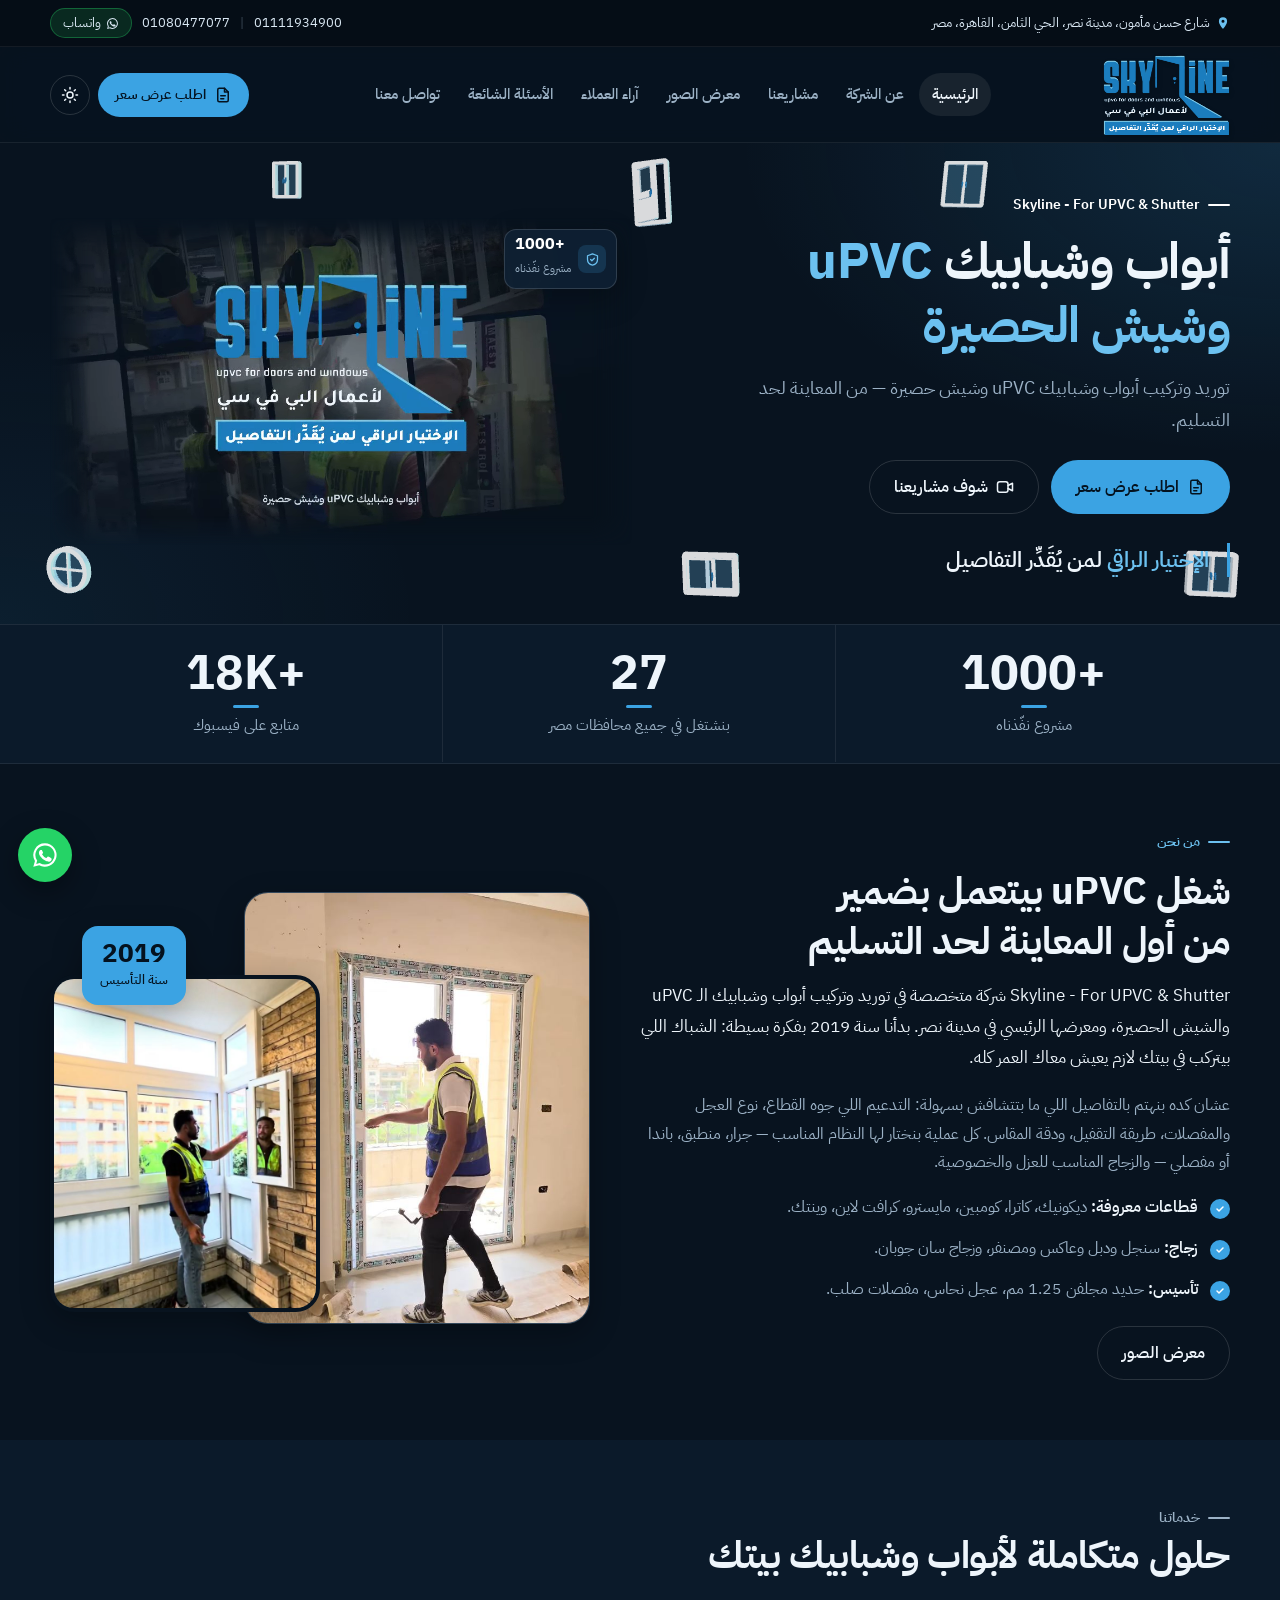
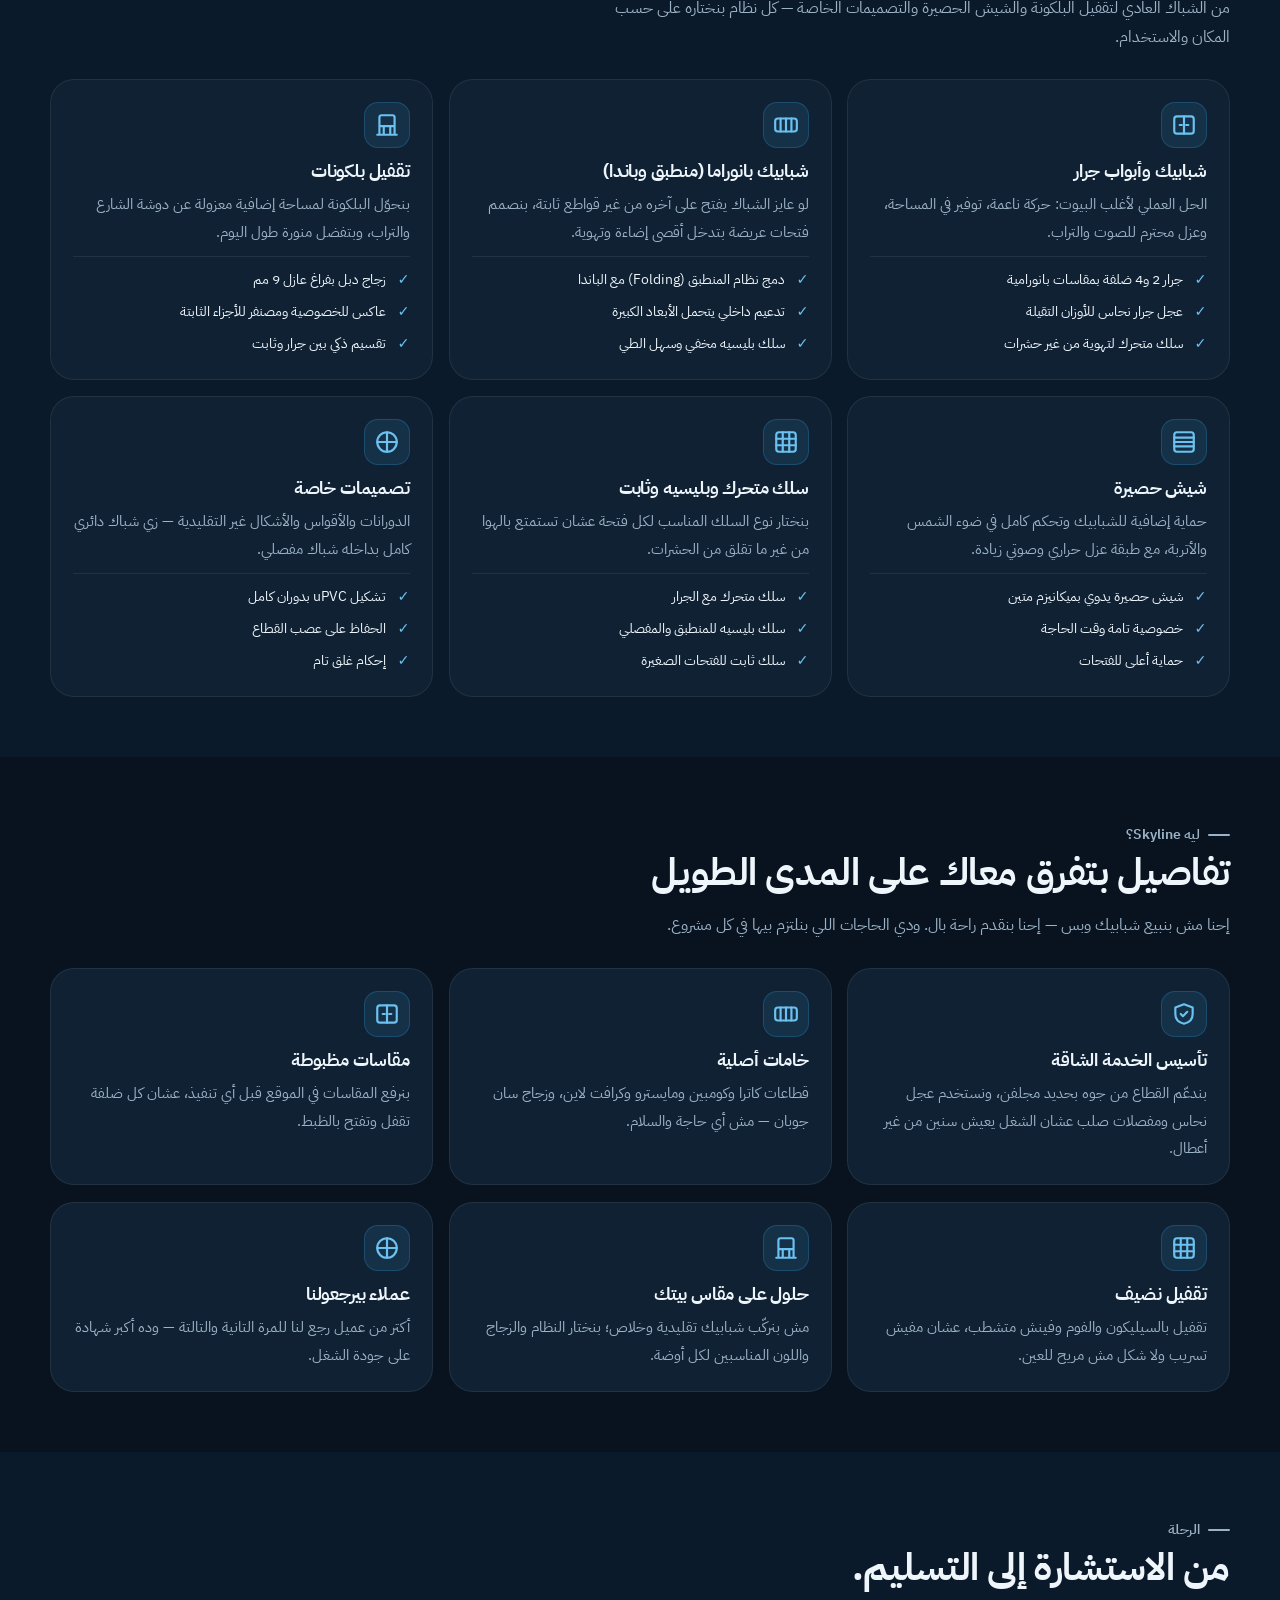
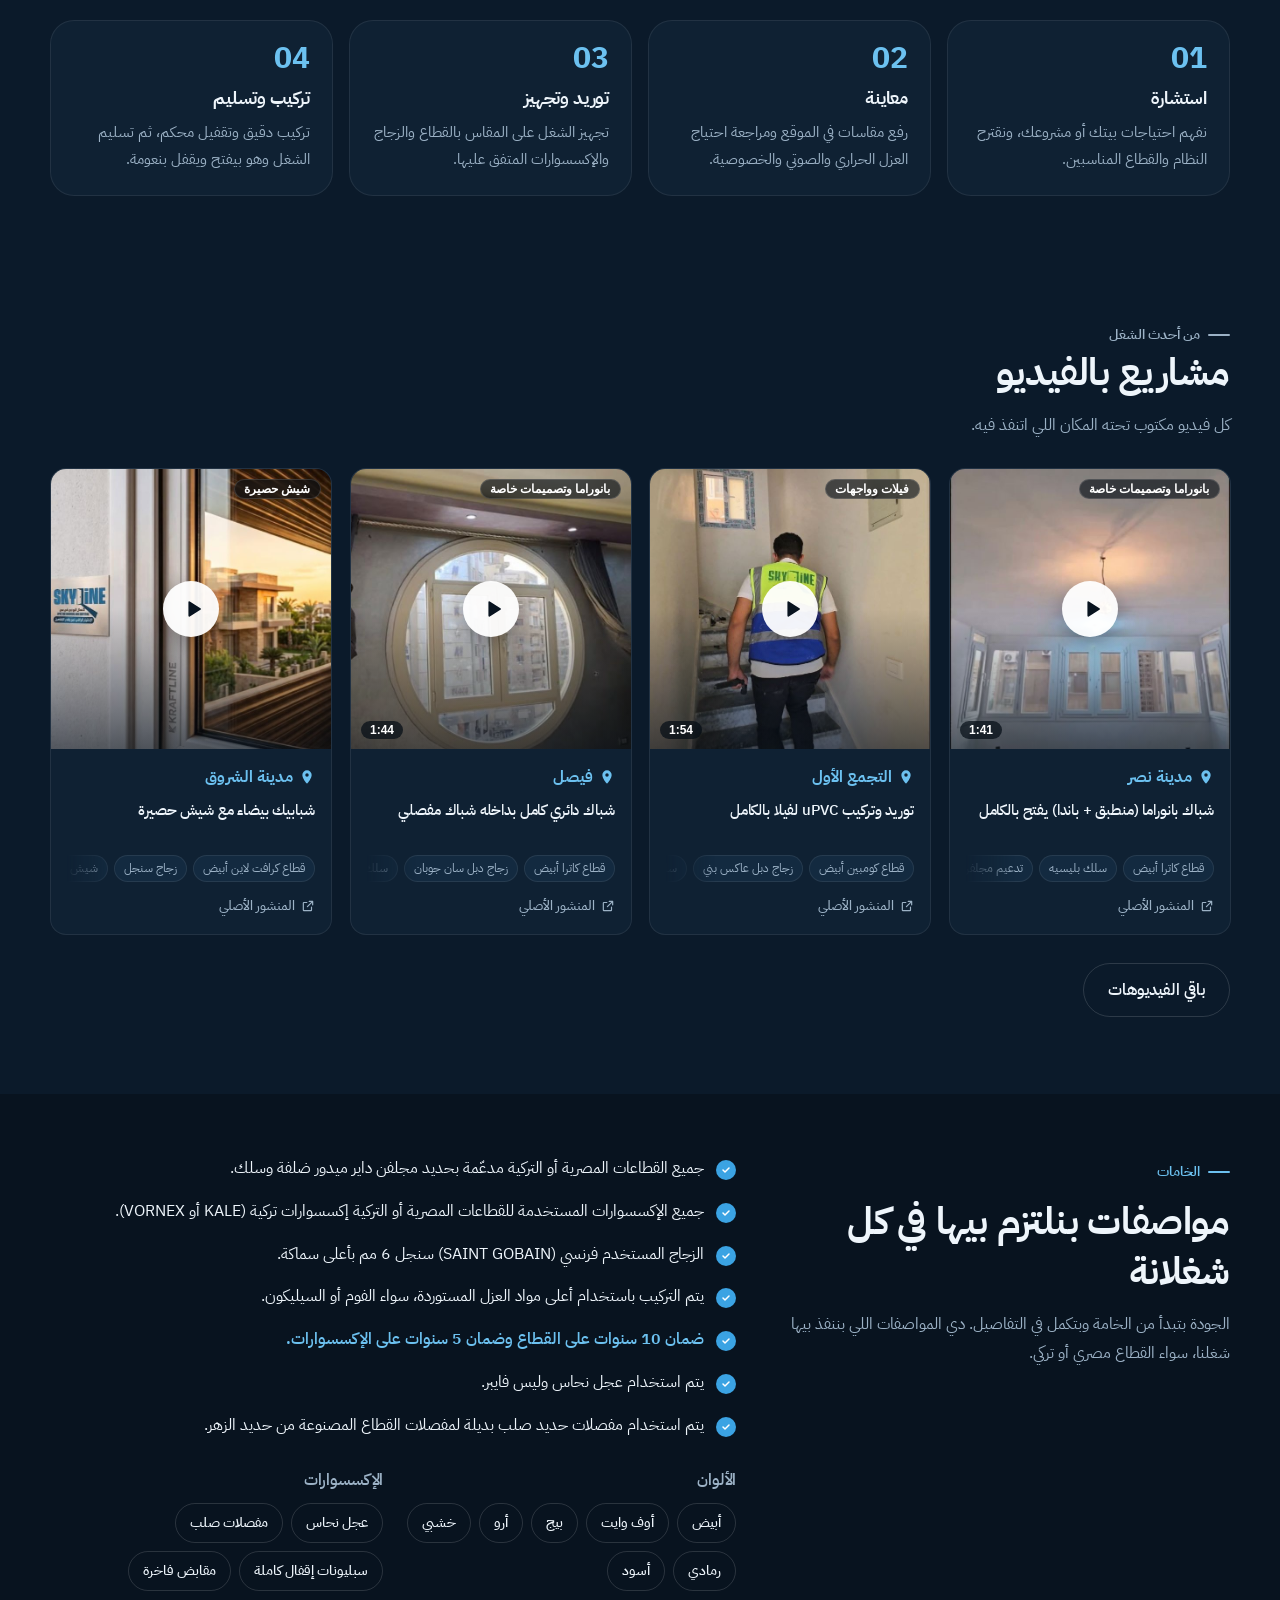
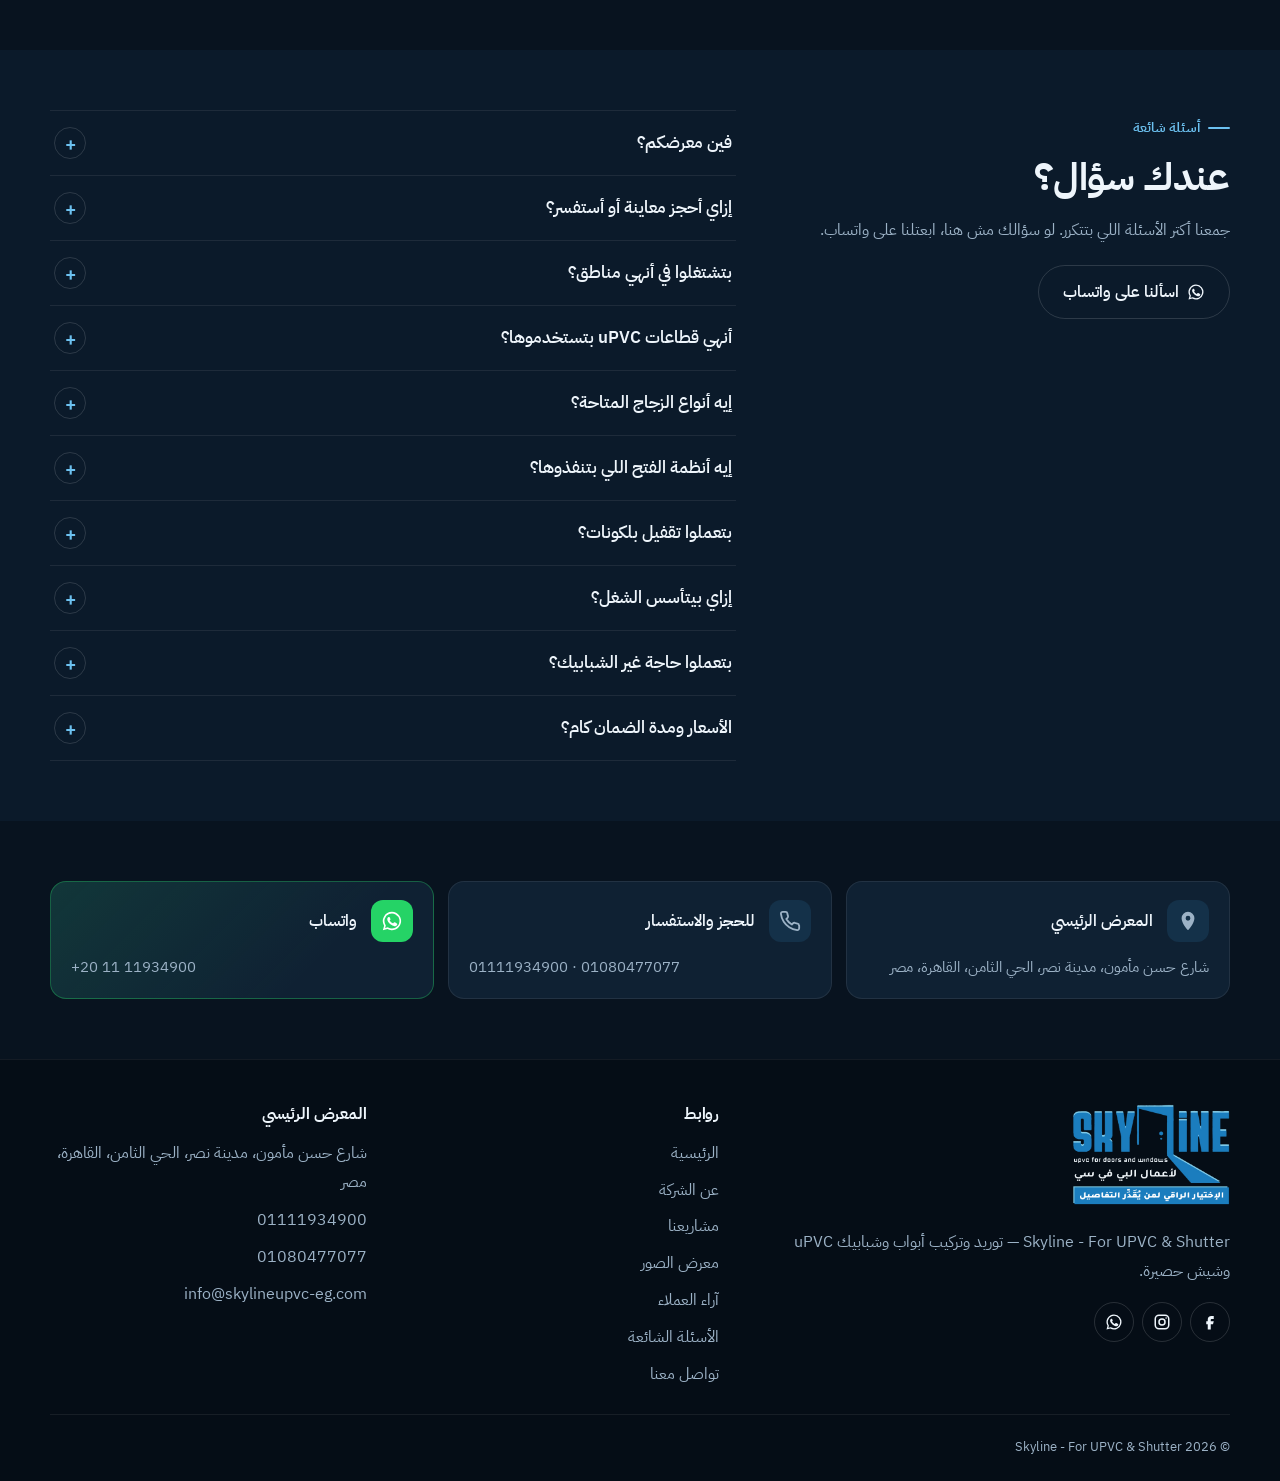
<file: about.html>
<!doctype html><html lang="ar" dir="rtl"><head><meta charset="utf-8"><title>Skyline</title>
<meta name="robots" content="noindex, follow"><meta http-equiv="refresh" content="0; url=./#about"><link rel="canonical" href="./#about">
<script>location.replace("./#about")</script></head><body><a href="./#about">عن الشركة</a></body></html>
</file>
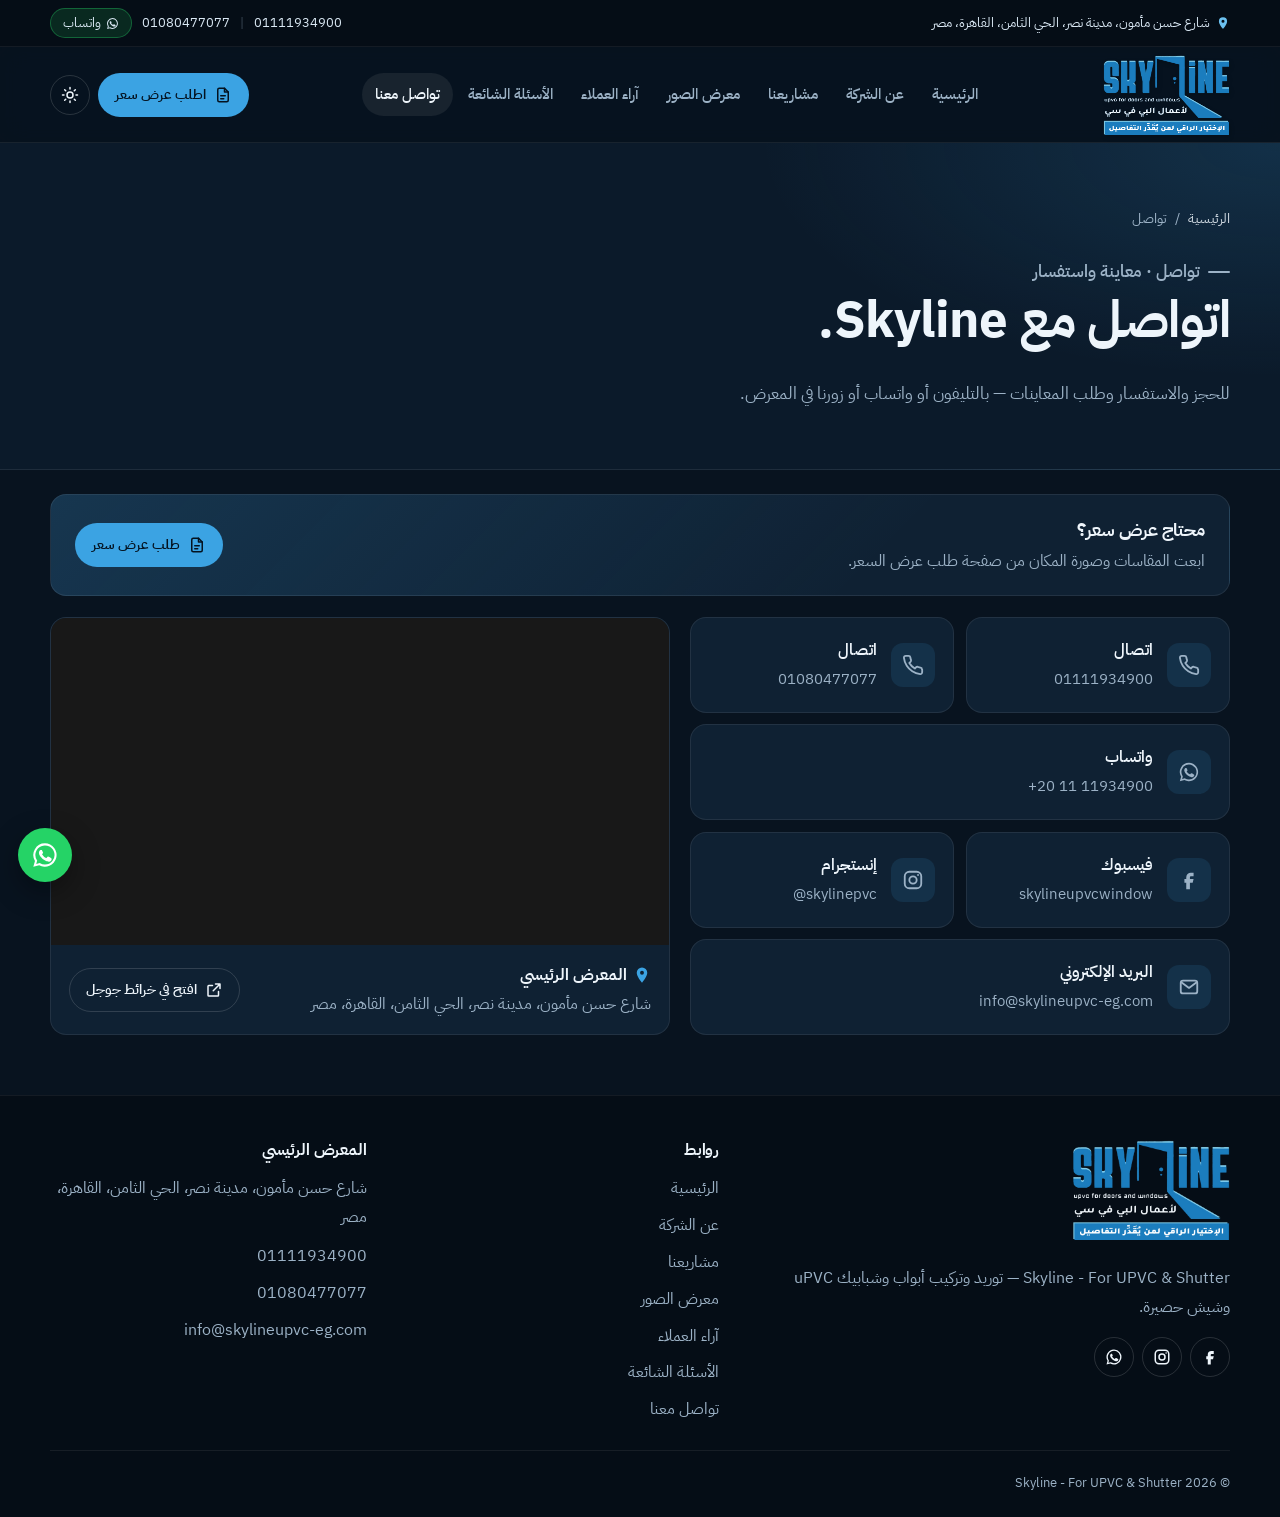
<file: contact.html>
<!doctype html>
<html lang="ar-EG" dir="rtl">
<head>
<meta charset="utf-8">
<meta name="viewport" content="width=device-width, initial-scale=1">
<title>تواصل مع Skyline لشبابيك uPVC — مدينة نصر، القاهرة</title>
<meta name="description" content="اتصل بـ Skyline لشبابيك وأبواب uPVC: 01111934900 – 01080477077، واتساب، والمعرض في شارع حسن مأمون، مدينة نصر، القاهرة.">
<meta name="keywords" content="شبابيك upvc, أبواب upvc, شبابيك يو بي في سي, شبابيك upvc مدينة نصر, شبابيك upvc القاهرة, تقفيل بلكونات, شيش حصيرة, شبابيك جرار, شبابيك بانوراما, سلك بليسيه, قطاع كومبين, قطاع كاترا, Skyline uPVC, سكاي لاين">
<meta name="robots" content="index, follow, max-image-preview:large">
<link rel="canonical" href="https://skylineupvc-eg.com/contact.html">
<meta name="theme-color" content="#08131f">
<meta name="geo.region" content="EG-C"><meta name="geo.placename" content="مدينة نصر، القاهرة"><meta name="geo.position" content="30.0587503;31.3565234"><meta name="ICBM" content="30.0587503, 31.3565234">
<meta property="og:type" content="website">
<meta property="og:locale" content="ar_EG">
<meta property="og:site_name" content="Skyline - For UPVC &amp; Shutter">
<meta property="og:title" content="تواصل مع Skyline لشبابيك uPVC — مدينة نصر، القاهرة">
<meta property="og:description" content="اتصل بـ Skyline لشبابيك وأبواب uPVC: 01111934900 – 01080477077، واتساب، والمعرض في شارع حسن مأمون، مدينة نصر، القاهرة.">
<meta property="og:url" content="https://skylineupvc-eg.com/contact.html">
<meta property="og:image" content="https://skylineupvc-eg.com/assets/og-image.jpg">
<meta property="og:image:width" content="1200"><meta property="og:image:height" content="630">
<meta name="twitter:card" content="summary_large_image">
<meta name="twitter:title" content="تواصل مع Skyline لشبابيك uPVC — مدينة نصر، القاهرة">
<meta name="twitter:description" content="اتصل بـ Skyline لشبابيك وأبواب uPVC: 01111934900 – 01080477077، واتساب، والمعرض في شارع حسن مأمون، مدينة نصر، القاهرة.">
<meta name="twitter:image" content="https://skylineupvc-eg.com/assets/og-image.jpg">
<link rel="icon" href="assets/favicon-skyline.svg" type="image/svg+xml">
<link rel="icon" href="assets/favicon-skyline-32.png" sizes="32x32" type="image/png">
<link rel="icon" href="assets/favicon-skyline-48.png" sizes="48x48" type="image/png">
<link rel="icon" href="assets/favicon-skyline-192.png" sizes="192x192" type="image/png">
<link rel="icon" href="assets/favicon-skyline-512.png" sizes="512x512" type="image/png">
<link rel="apple-touch-icon" href="assets/apple-touch-icon-skyline.png">
<link rel="preload" href="assets/fonts/ibm-plex-sans-arabic-arabic-400-normal.woff2" as="font" type="font/woff2" crossorigin>
<link rel="stylesheet" href="assets/css/style.css?v=1791752718">
<script>try{var t=localStorage.getItem("skyline-theme");if(t)document.documentElement.setAttribute("data-theme",t)}catch(e){}</script>

<script>if(/\/index\.html$/.test(location.pathname)&&location.protocol!=="file:")history.replaceState(null,"",location.pathname.replace(/index\.html$/,"")+location.search+location.hash);</script>
</head>
<body>
<a class="skip" href="#main">تخطَّ إلى المحتوى</a>
<div class="topbar"><div class="container">
  <a class="topbar-loc" href="https://www.google.com/maps/place/%D9%84%D9%84%D8%A3%D8%A8%D9%88%D8%A7%D8%A8+%D9%88+%D8%A7%D9%84%D8%B4%D8%A8%D8%A7%D8%A8%D9%8A%D9%83+%D9%88+%D8%B4%D9%8A%D8%B4+%D8%A7%D9%84%D8%AD%D8%B5%D9%8A%D8%B1%D8%A9+_+Skyline+Upvc%E2%80%AD/@30.0587549,31.3539485,17z/data=!3m1!4b1!4m6!3m5!1s0x14583d00382c9361:0x3967d6e4ac025f7!8m2!3d30.0587503!4d31.3565234!16s%2Fg%2F11xrl8lt_v" target="_blank" rel="noopener" title="افتح العنوان على خرائط جوجل"><svg viewBox="0 0 24 24" fill="currentColor" aria-hidden="true"><path d="M12 2a7 7 0 0 0-7 7c0 5.2 6.1 12.2 6.4 12.5a.8.8 0 0 0 1.2 0C12.9 21.2 19 14.2 19 9a7 7 0 0 0-7-7Zm0 9.6A2.6 2.6 0 1 1 12 6.4a2.6 2.6 0 0 1 0 5.2Z"/></svg>شارع حسن مأمون، مدينة نصر، الحي الثامن، القاهرة، مصر</a>
  <span class="topbar-links"><a href="tel:+201111934900" dir="ltr">01111934900</a><span aria-hidden="true">|</span><a href="tel:+201080477077" dir="ltr">01080477077</a><a class="topbar-pill" href="https://wa.me/201111934900" target="_blank" rel="noopener"><svg viewBox="0 0 24 24" fill="currentColor" aria-hidden="true"><path d="M12 2a10 10 0 0 0-8.6 15.1L2 22l5-1.3A10 10 0 1 0 12 2Zm0 18.2a8.2 8.2 0 0 1-4.2-1.1l-.3-.2-3 .8.8-2.9-.2-.3A8.2 8.2 0 1 1 12 20.2Zm4.5-6.1c-.2-.1-1.5-.7-1.7-.8-.2-.1-.4-.1-.6.1l-.8 1c-.1.2-.3.2-.5.1a6.7 6.7 0 0 1-3.3-2.9c-.3-.4.2-.4.7-1.3.1-.2 0-.3 0-.4l-.8-1.8c-.2-.5-.4-.4-.6-.4h-.5a1 1 0 0 0-.7.3 3 3 0 0 0-.9 2.2 5.2 5.2 0 0 0 1.1 2.8 11.9 11.9 0 0 0 4.6 4c1.7.7 2.4.8 3.2.7a2.8 2.8 0 0 0 1.8-1.3 2.3 2.3 0 0 0 .2-1.3c-.1-.1-.3-.2-.5-.3Z"/></svg>واتساب</a></span>
</div></div>
<header class="site-header">
  <div class="container">
    <a class="brand" href="./" aria-label="Skyline — الصفحة الرئيسية"><img class="logo-light" src="assets/logo-tagline.png" alt="Skyline — upvc for doors and windows — لاعمال البي في سي — باب وشباك — الإختيار الراقي لمن يُقَدِّر التفاصيل" width="896" height="629"><img class="logo-dark" src="assets/logo-tagline-dark.png" alt="" aria-hidden="true" width="896" height="629"></a>
    <nav class="nav" id="nav" aria-label="القائمة الرئيسية"><a href="./">الرئيسية</a><a href="./#about">عن الشركة</a><a href="projects.html">مشاريعنا</a><a href="gallery.html">معرض الصور</a><a href="reviews.html">آراء العملاء</a><a href="./#faq">الأسئلة الشائعة</a><a href="contact.html" aria-current="page">تواصل معنا</a></nav>
    <div class="header-actions">
      <a class="btn btn-primary btn-sm" href="quote.html"><svg viewBox="0 0 24 24" fill="none" stroke="currentColor" stroke-width="2" stroke-linecap="round" stroke-linejoin="round" aria-hidden="true"><path d="M14 3H7a2 2 0 0 0-2 2v14a2 2 0 0 0 2 2h10a2 2 0 0 0 2-2V8z"/><path d="M14 3v5h5"/><path d="M9 13h6M9 17h4"/></svg>اطلب عرض سعر</a>
      <button class="icon-btn theme-toggle" type="button" aria-label="تبديل الوضع الداكن"><svg class="sun" viewBox="0 0 24 24" fill="none" stroke="currentColor" stroke-width="2" stroke-linecap="round" aria-hidden="true"><circle cx="12" cy="12" r="4"/><path d="M12 2v2M12 20v2M4.9 4.9l1.4 1.4M17.7 17.7l1.4 1.4M2 12h2M20 12h2M4.9 19.1l1.4-1.4M17.7 6.3l1.4-1.4"/></svg><svg class="moon" viewBox="0 0 24 24" fill="none" stroke="currentColor" stroke-width="2" stroke-linecap="round" stroke-linejoin="round" aria-hidden="true"><path d="M21 12.8A9 9 0 1 1 11.2 3a7 7 0 0 0 9.8 9.8Z"/></svg></button>
      <button class="icon-btn menu-toggle" type="button" aria-label="فتح القائمة" aria-expanded="false" aria-controls="nav"><svg viewBox="0 0 24 24" fill="none" stroke="currentColor" stroke-width="2" stroke-linecap="round" aria-hidden="true"><path d="M4 7h16M4 12h16M4 17h16"/></svg></button>
    </div>
  </div>
</header>
<main id="main">

<section class="page-hero"><div class="container">
  <nav class="crumbs reveal" aria-label="مسار الصفحة"><a href="./">الرئيسية</a><span>/</span><span>تواصل</span></nav>
  <p class="eyebrow reveal">تواصل · معاينة واستفسار</p><h1 class="reveal reveal-d1">اتواصل مع Skyline.</h1><p class="reveal reveal-d2">للحجز والاستفسار وطلب المعاينات — بالتليفون أو واتساب أو زورنا في المعرض.</p>
</div></section>
<section class="section" style="padding-top:24px">
  <div class="container contact-grid">
    <div class="contact-side">
    <div class="card quote-cta reveal"><div><strong>محتاج عرض سعر؟</strong><span class="muted">ابعت المقاسات وصورة المكان من صفحة طلب عرض السعر.</span></div><a class="btn btn-primary btn-sm" href="quote.html"><svg viewBox="0 0 24 24" fill="none" stroke="currentColor" stroke-width="2" stroke-linecap="round" stroke-linejoin="round" aria-hidden="true"><path d="M14 3H7a2 2 0 0 0-2 2v14a2 2 0 0 0 2 2h10a2 2 0 0 0 2-2V8z"/><path d="M14 3v5h5"/><path d="M9 13h6M9 17h4"/></svg>طلب عرض سعر</a></div>
    <div class="contact-list">
      <a class="card contact-item reveal" href="tel:+201111934900"><span class="card-icon"><svg viewBox="0 0 24 24" fill="none" stroke="currentColor" stroke-width="2" stroke-linecap="round" stroke-linejoin="round" aria-hidden="true"><path d="M22 16.9v3a2 2 0 0 1-2.2 2 19.8 19.8 0 0 1-8.6-3.1 19.5 19.5 0 0 1-6-6A19.8 19.8 0 0 1 2.1 4.2 2 2 0 0 1 4.1 2h3a2 2 0 0 1 2 1.7c.1.9.4 1.8.7 2.7a2 2 0 0 1-.5 2.1L8 9.8a16 16 0 0 0 6 6l1.3-1.3a2 2 0 0 1 2.1-.4c.9.3 1.8.6 2.7.7a2 2 0 0 1 1.7 2Z"/></svg></span><div><strong>اتصال</strong><span>01111934900</span></div></a>
      <a class="card contact-item reveal reveal-d1" href="tel:+201080477077"><span class="card-icon"><svg viewBox="0 0 24 24" fill="none" stroke="currentColor" stroke-width="2" stroke-linecap="round" stroke-linejoin="round" aria-hidden="true"><path d="M22 16.9v3a2 2 0 0 1-2.2 2 19.8 19.8 0 0 1-8.6-3.1 19.5 19.5 0 0 1-6-6A19.8 19.8 0 0 1 2.1 4.2 2 2 0 0 1 4.1 2h3a2 2 0 0 1 2 1.7c.1.9.4 1.8.7 2.7a2 2 0 0 1-.5 2.1L8 9.8a16 16 0 0 0 6 6l1.3-1.3a2 2 0 0 1 2.1-.4c.9.3 1.8.6 2.7.7a2 2 0 0 1 1.7 2Z"/></svg></span><div><strong>اتصال</strong><span>01080477077</span></div></a>
      <a class="card contact-item reveal reveal-d1" href="https://wa.me/201111934900" target="_blank" rel="noopener"><span class="card-icon"><svg viewBox="0 0 24 24" fill="currentColor" aria-hidden="true"><path d="M12 2a10 10 0 0 0-8.6 15.1L2 22l5-1.3A10 10 0 1 0 12 2Zm0 18.2a8.2 8.2 0 0 1-4.2-1.1l-.3-.2-3 .8.8-2.9-.2-.3A8.2 8.2 0 1 1 12 20.2Zm4.5-6.1c-.2-.1-1.5-.7-1.7-.8-.2-.1-.4-.1-.6.1l-.8 1c-.1.2-.3.2-.5.1a6.7 6.7 0 0 1-3.3-2.9c-.3-.4.2-.4.7-1.3.1-.2 0-.3 0-.4l-.8-1.8c-.2-.5-.4-.4-.6-.4h-.5a1 1 0 0 0-.7.3 3 3 0 0 0-.9 2.2 5.2 5.2 0 0 0 1.1 2.8 11.9 11.9 0 0 0 4.6 4c1.7.7 2.4.8 3.2.7a2.8 2.8 0 0 0 1.8-1.3 2.3 2.3 0 0 0 .2-1.3c-.1-.1-.3-.2-.5-.3Z"/></svg></span><div><strong>واتساب</strong><span>+20 11 11934900</span></div></a>
      <a class="card contact-item reveal reveal-d2" href="https://www.facebook.com/skylineupvcwindow" target="_blank" rel="noopener"><span class="card-icon"><svg viewBox="0 0 24 24" fill="currentColor" aria-hidden="true"><path d="M14 8h3V4h-3a5 5 0 0 0-5 5v2H7v4h2v7h4v-7h3l1-4h-4V9a1 1 0 0 1 1-1Z"/></svg></span><div><strong>فيسبوك</strong><span>skylineupvcwindow</span></div></a>
      <a class="card contact-item reveal reveal-d3" href="https://www.instagram.com/skylinepvc" target="_blank" rel="noopener"><span class="card-icon"><svg viewBox="0 0 24 24" fill="none" stroke="currentColor" stroke-width="2" aria-hidden="true"><rect x="3" y="3" width="18" height="18" rx="5"/><circle cx="12" cy="12" r="4"/><circle cx="17.5" cy="6.5" r="1" fill="currentColor" stroke="none"/></svg></span><div><strong>إنستجرام</strong><span>@skylinepvc</span></div></a>
      <a class="card contact-item reveal reveal-d3" href="mailto:info@skylineupvc-eg.com"><span class="card-icon"><svg viewBox="0 0 24 24" fill="none" stroke="currentColor" stroke-width="2" stroke-linecap="round" stroke-linejoin="round" aria-hidden="true"><rect x="3" y="5" width="18" height="14" rx="2.5"/><path d="m4 7 8 6 8-6"/></svg></span><div><strong>البريد الإلكتروني</strong><span dir="ltr">info@skylineupvc-eg.com</span></div></a>
    </div>
    <div class="card map-card reveal reveal-d1">
      <iframe title="خريطة المعرض الرئيسي" loading="lazy" referrerpolicy="no-referrer-when-downgrade" src="https://maps.google.com/maps?q=30.0587503,31.3565234&hl=ar&z=17&output=embed"></iframe>
      <div class="map-foot">
        <div><strong style="display:flex;gap:6px;align-items:center"><svg width="18" height="18" style="color:var(--brand)" viewBox="0 0 24 24" fill="currentColor" aria-hidden="true"><path d="M12 2a7 7 0 0 0-7 7c0 5.2 6.1 12.2 6.4 12.5a.8.8 0 0 0 1.2 0C12.9 21.2 19 14.2 19 9a7 7 0 0 0-7-7Zm0 9.6A2.6 2.6 0 1 1 12 6.4a2.6 2.6 0 0 1 0 5.2Z"/></svg>المعرض الرئيسي</strong><span class="muted">شارع حسن مأمون، مدينة نصر، الحي الثامن، القاهرة، مصر</span></div>
        <a class="btn btn-ghost btn-sm" href="https://www.google.com/maps/place/%D9%84%D9%84%D8%A3%D8%A8%D9%88%D8%A7%D8%A8+%D9%88+%D8%A7%D9%84%D8%B4%D8%A8%D8%A7%D8%A8%D9%8A%D9%83+%D9%88+%D8%B4%D9%8A%D8%B4+%D8%A7%D9%84%D8%AD%D8%B5%D9%8A%D8%B1%D8%A9+_+Skyline+Upvc%E2%80%AD/@30.0587549,31.3539485,17z/data=!3m1!4b1!4m6!3m5!1s0x14583d00382c9361:0x3967d6e4ac025f7!8m2!3d30.0587503!4d31.3565234!16s%2Fg%2F11xrl8lt_v" target="_blank" rel="noopener"><svg viewBox="0 0 24 24" fill="none" stroke="currentColor" stroke-width="2" stroke-linecap="round" stroke-linejoin="round" aria-hidden="true"><path d="M14 4h6v6M20 4l-9 9M18 14v5a1 1 0 0 1-1 1H5a1 1 0 0 1-1-1V7a1 1 0 0 1 1-1h5"/></svg>افتح في خرائط جوجل</a>
      </div>
    </div>
    </div>
  </div>
  </section>
</main>
<footer class="site-footer">
  <div class="container">
    <div class="footer-grid">
      <div>
        <a class="brand" href="./" aria-label="Skyline — الصفحة الرئيسية"><img class="logo-light" src="assets/logo-tagline.png" alt="Skyline — upvc for doors and windows — لاعمال البي في سي — باب وشباك — الإختيار الراقي لمن يُقَدِّر التفاصيل" width="896" height="629"><img class="logo-dark" src="assets/logo-tagline-dark.png" alt="" aria-hidden="true" width="896" height="629"></a>
        <p class="muted" style="margin:14px 0 0">Skyline - For UPVC &amp; Shutter — توريد وتركيب أبواب وشبابيك uPVC وشيش حصيرة.</p>
        <div class="socials">
          <a class="icon-btn" href="https://www.facebook.com/skylineupvcwindow" target="_blank" rel="noopener" aria-label="فيسبوك"><svg viewBox="0 0 24 24" fill="currentColor" aria-hidden="true"><path d="M14 8h3V4h-3a5 5 0 0 0-5 5v2H7v4h2v7h4v-7h3l1-4h-4V9a1 1 0 0 1 1-1Z"/></svg></a>
          <a class="icon-btn" href="https://www.instagram.com/skylinepvc" target="_blank" rel="noopener" aria-label="إنستجرام"><svg viewBox="0 0 24 24" fill="none" stroke="currentColor" stroke-width="2" aria-hidden="true"><rect x="3" y="3" width="18" height="18" rx="5"/><circle cx="12" cy="12" r="4"/><circle cx="17.5" cy="6.5" r="1" fill="currentColor" stroke="none"/></svg></a>
          <a class="icon-btn" href="https://wa.me/201111934900" target="_blank" rel="noopener" aria-label="واتساب"><svg viewBox="0 0 24 24" fill="currentColor" aria-hidden="true"><path d="M12 2a10 10 0 0 0-8.6 15.1L2 22l5-1.3A10 10 0 1 0 12 2Zm0 18.2a8.2 8.2 0 0 1-4.2-1.1l-.3-.2-3 .8.8-2.9-.2-.3A8.2 8.2 0 1 1 12 20.2Zm4.5-6.1c-.2-.1-1.5-.7-1.7-.8-.2-.1-.4-.1-.6.1l-.8 1c-.1.2-.3.2-.5.1a6.7 6.7 0 0 1-3.3-2.9c-.3-.4.2-.4.7-1.3.1-.2 0-.3 0-.4l-.8-1.8c-.2-.5-.4-.4-.6-.4h-.5a1 1 0 0 0-.7.3 3 3 0 0 0-.9 2.2 5.2 5.2 0 0 0 1.1 2.8 11.9 11.9 0 0 0 4.6 4c1.7.7 2.4.8 3.2.7a2.8 2.8 0 0 0 1.8-1.3 2.3 2.3 0 0 0 .2-1.3c-.1-.1-.3-.2-.5-.3Z"/></svg></a>
        </div>
      </div>
      <div><h4>روابط</h4><ul><li><a href="./">الرئيسية</a></li><li><a href="./#about">عن الشركة</a></li><li><a href="projects.html">مشاريعنا</a></li><li><a href="gallery.html">معرض الصور</a></li><li><a href="reviews.html">آراء العملاء</a></li><li><a href="./#faq">الأسئلة الشائعة</a></li><li><a href="contact.html">تواصل معنا</a></li></ul></div>
      <div>
        <h4>المعرض الرئيسي</h4>
        <p style="margin:0 0 10px"><a href="https://www.google.com/maps/place/%D9%84%D9%84%D8%A3%D8%A8%D9%88%D8%A7%D8%A8+%D9%88+%D8%A7%D9%84%D8%B4%D8%A8%D8%A7%D8%A8%D9%8A%D9%83+%D9%88+%D8%B4%D9%8A%D8%B4+%D8%A7%D9%84%D8%AD%D8%B5%D9%8A%D8%B1%D8%A9+_+Skyline+Upvc%E2%80%AD/@30.0587549,31.3539485,17z/data=!3m1!4b1!4m6!3m5!1s0x14583d00382c9361:0x3967d6e4ac025f7!8m2!3d30.0587503!4d31.3565234!16s%2Fg%2F11xrl8lt_v" target="_blank" rel="noopener" title="افتح العنوان على خرائط جوجل">شارع حسن مأمون، مدينة نصر، الحي الثامن، القاهرة، مصر</a></p>
        <ul>
          <li><a href="tel:+201111934900" dir="ltr">01111934900</a></li>
          <li><a href="tel:+201080477077" dir="ltr">01080477077</a></li>
          <li><a href="mailto:info@skylineupvc-eg.com" dir="ltr">info@skylineupvc-eg.com</a></li>
        </ul>
      </div>
    </div>
    <div class="footer-bottom">
      <span>© <span id="y">2026</span> Skyline - For UPVC &amp; Shutter</span>
    </div>
  </div>
</footer>
<a class="wa-float" href="https://wa.me/201111934900" target="_blank" rel="noopener" aria-label="تواصل عبر واتساب"><svg viewBox="0 0 24 24" fill="currentColor" aria-hidden="true"><path d="M12 2a10 10 0 0 0-8.6 15.1L2 22l5-1.3A10 10 0 1 0 12 2Zm0 18.2a8.2 8.2 0 0 1-4.2-1.1l-.3-.2-3 .8.8-2.9-.2-.3A8.2 8.2 0 1 1 12 20.2Zm4.5-6.1c-.2-.1-1.5-.7-1.7-.8-.2-.1-.4-.1-.6.1l-.8 1c-.1.2-.3.2-.5.1a6.7 6.7 0 0 1-3.3-2.9c-.3-.4.2-.4.7-1.3.1-.2 0-.3 0-.4l-.8-1.8c-.2-.5-.4-.4-.6-.4h-.5a1 1 0 0 0-.7.3 3 3 0 0 0-.9 2.2 5.2 5.2 0 0 0 1.1 2.8 11.9 11.9 0 0 0 4.6 4c1.7.7 2.4.8 3.2.7a2.8 2.8 0 0 0 1.8-1.3 2.3 2.3 0 0 0 .2-1.3c-.1-.1-.3-.2-.5-.3Z"/></svg></a>
<script src="assets/js/projects-data.js?v=1791752718"></script>
<script src="assets/js/main.js?v=1791752718"></script>
<script>document.getElementById("y").textContent=new Date().getFullYear()</script>
</body>
</html>
</file>
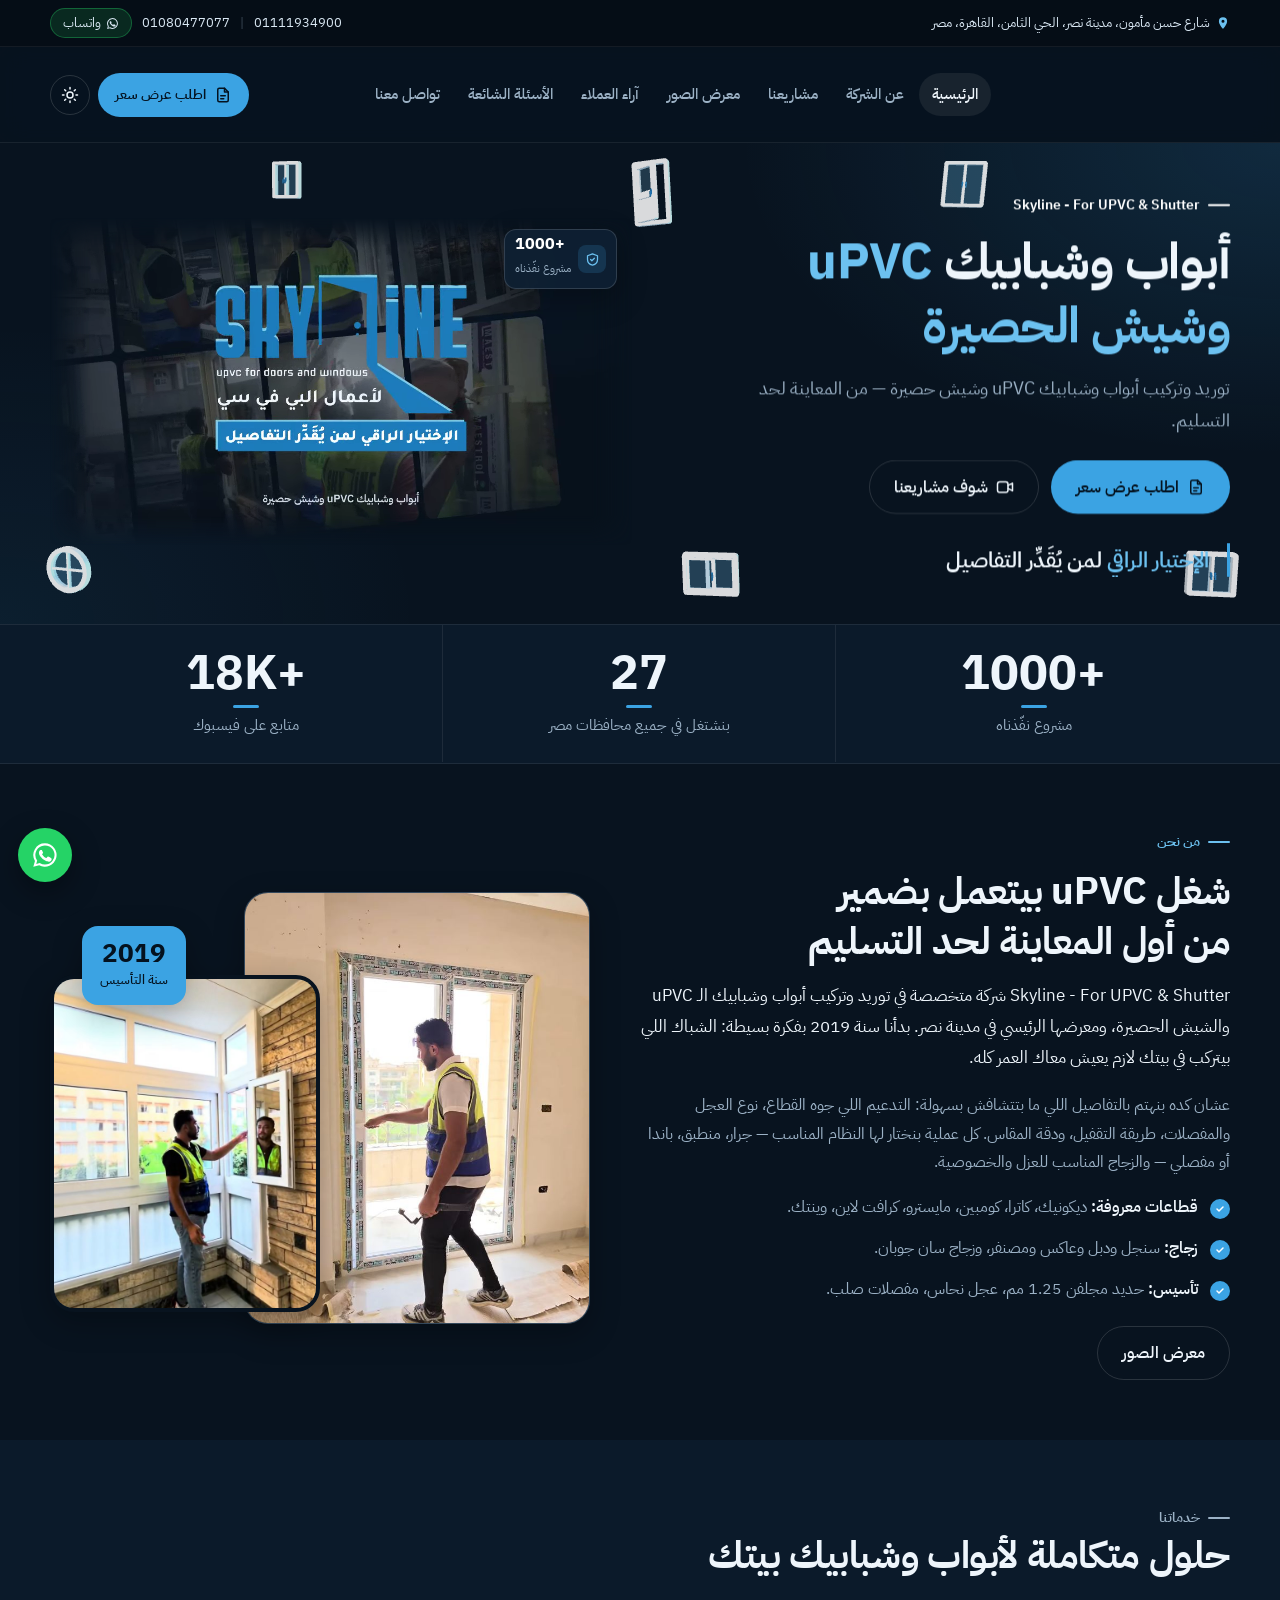
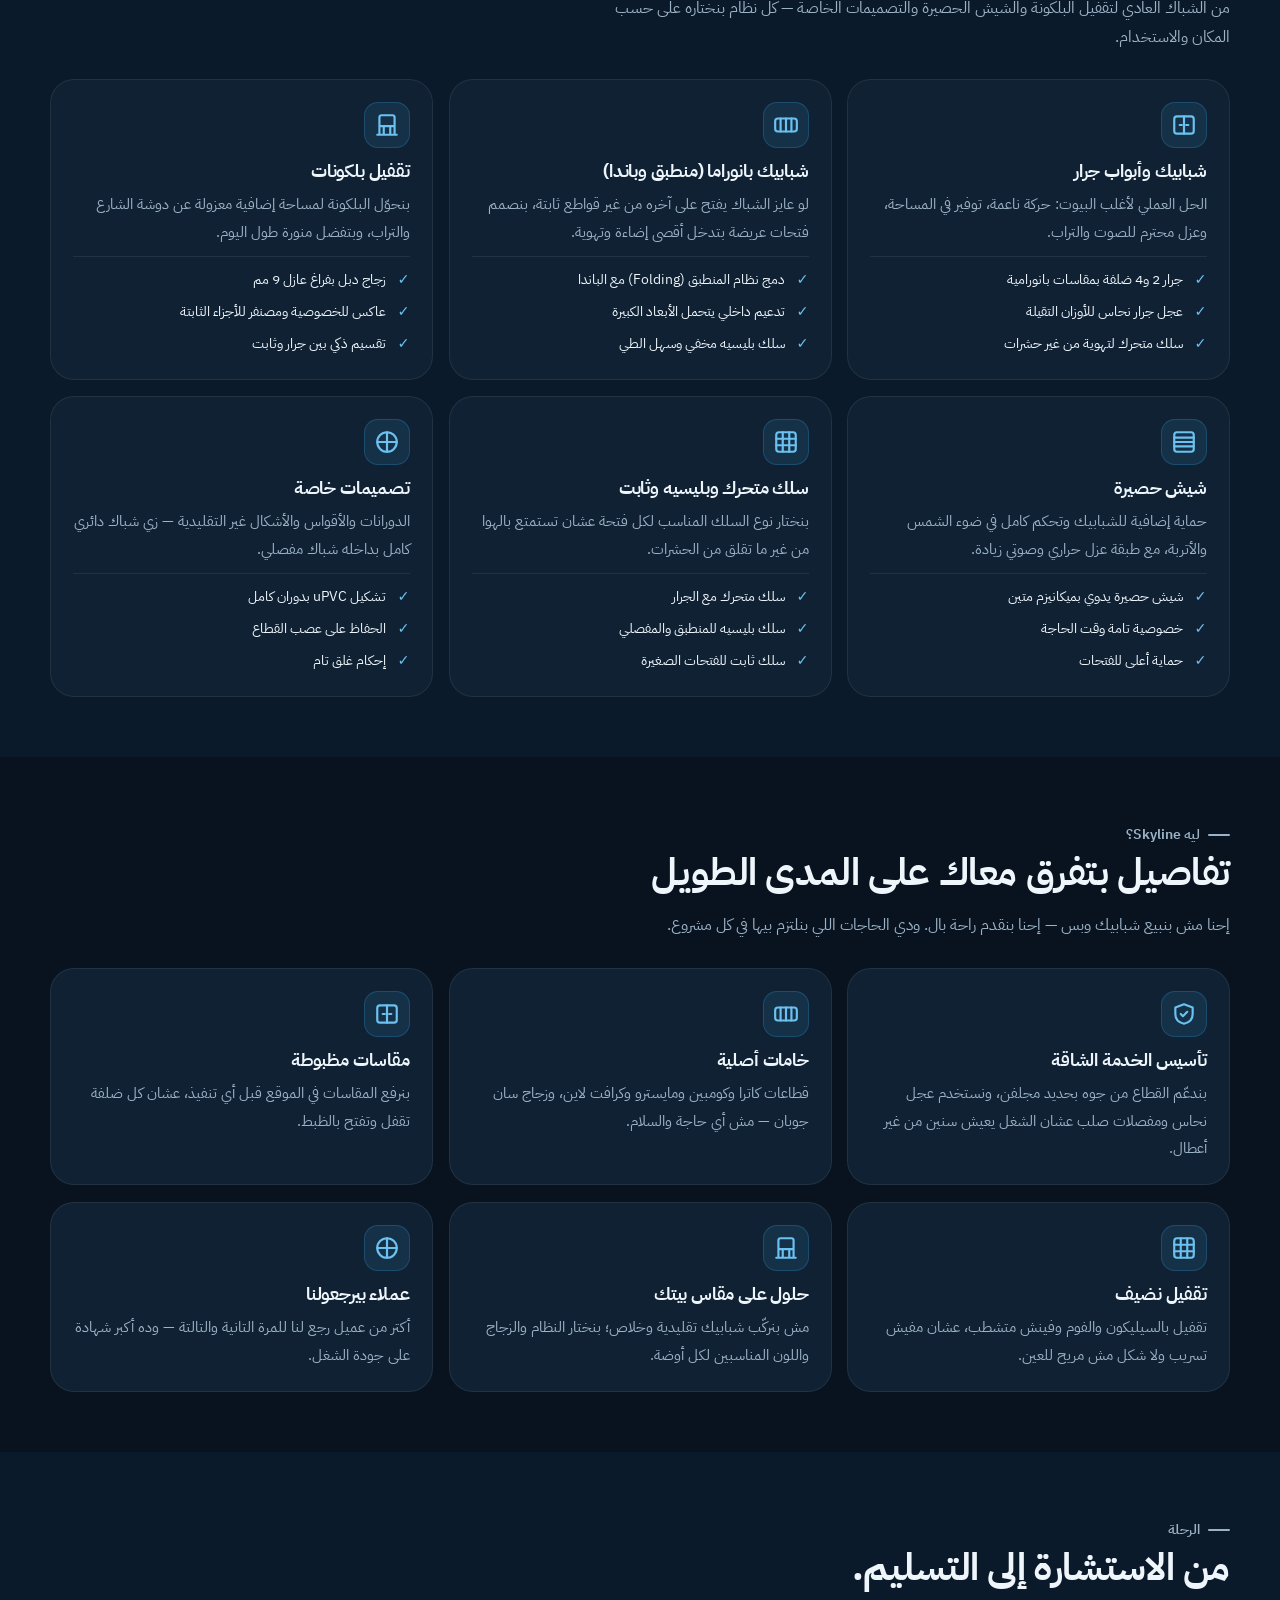
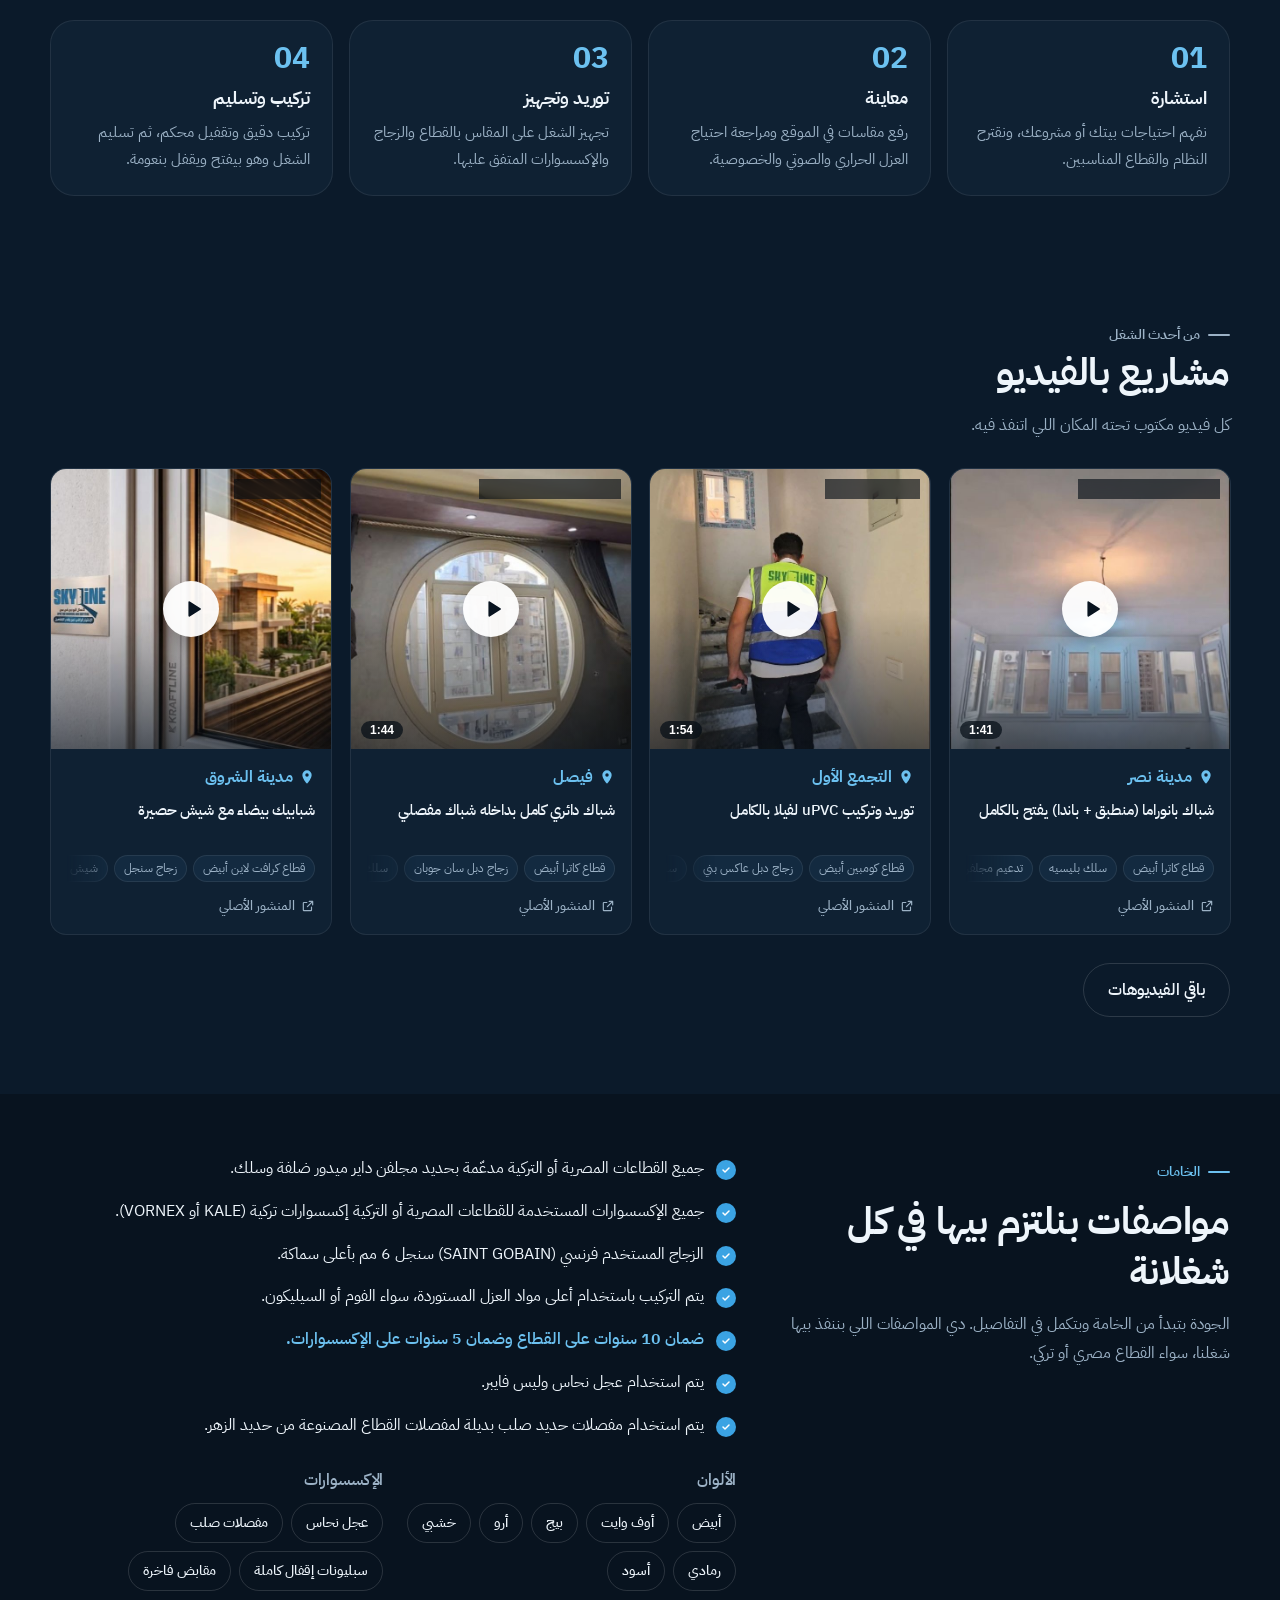
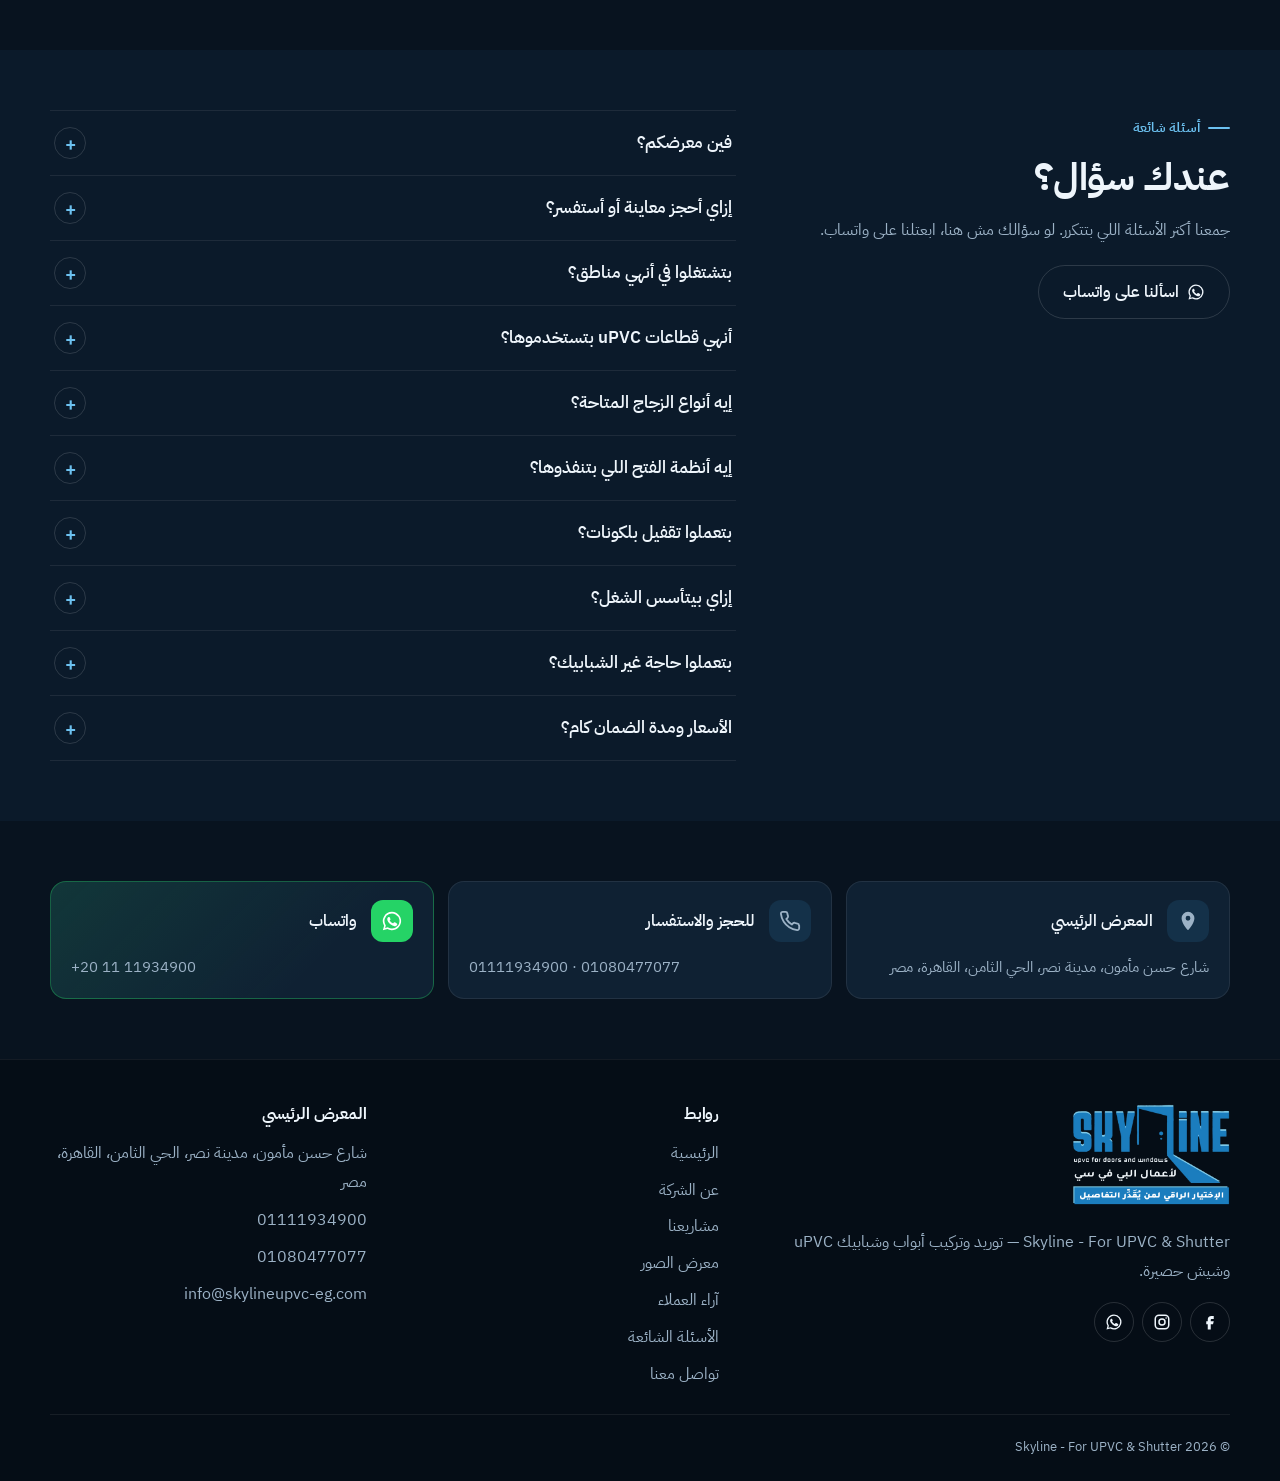
<file: faq.html>
<!doctype html><html lang="ar" dir="rtl"><head><meta charset="utf-8"><title>Skyline</title>
<meta name="robots" content="noindex, follow"><meta http-equiv="refresh" content="0; url=./#faq"><link rel="canonical" href="./#faq">
<script>location.replace("./#faq")</script></head><body><a href="./#faq">الأسئلة الشائعة</a></body></html>
</file>
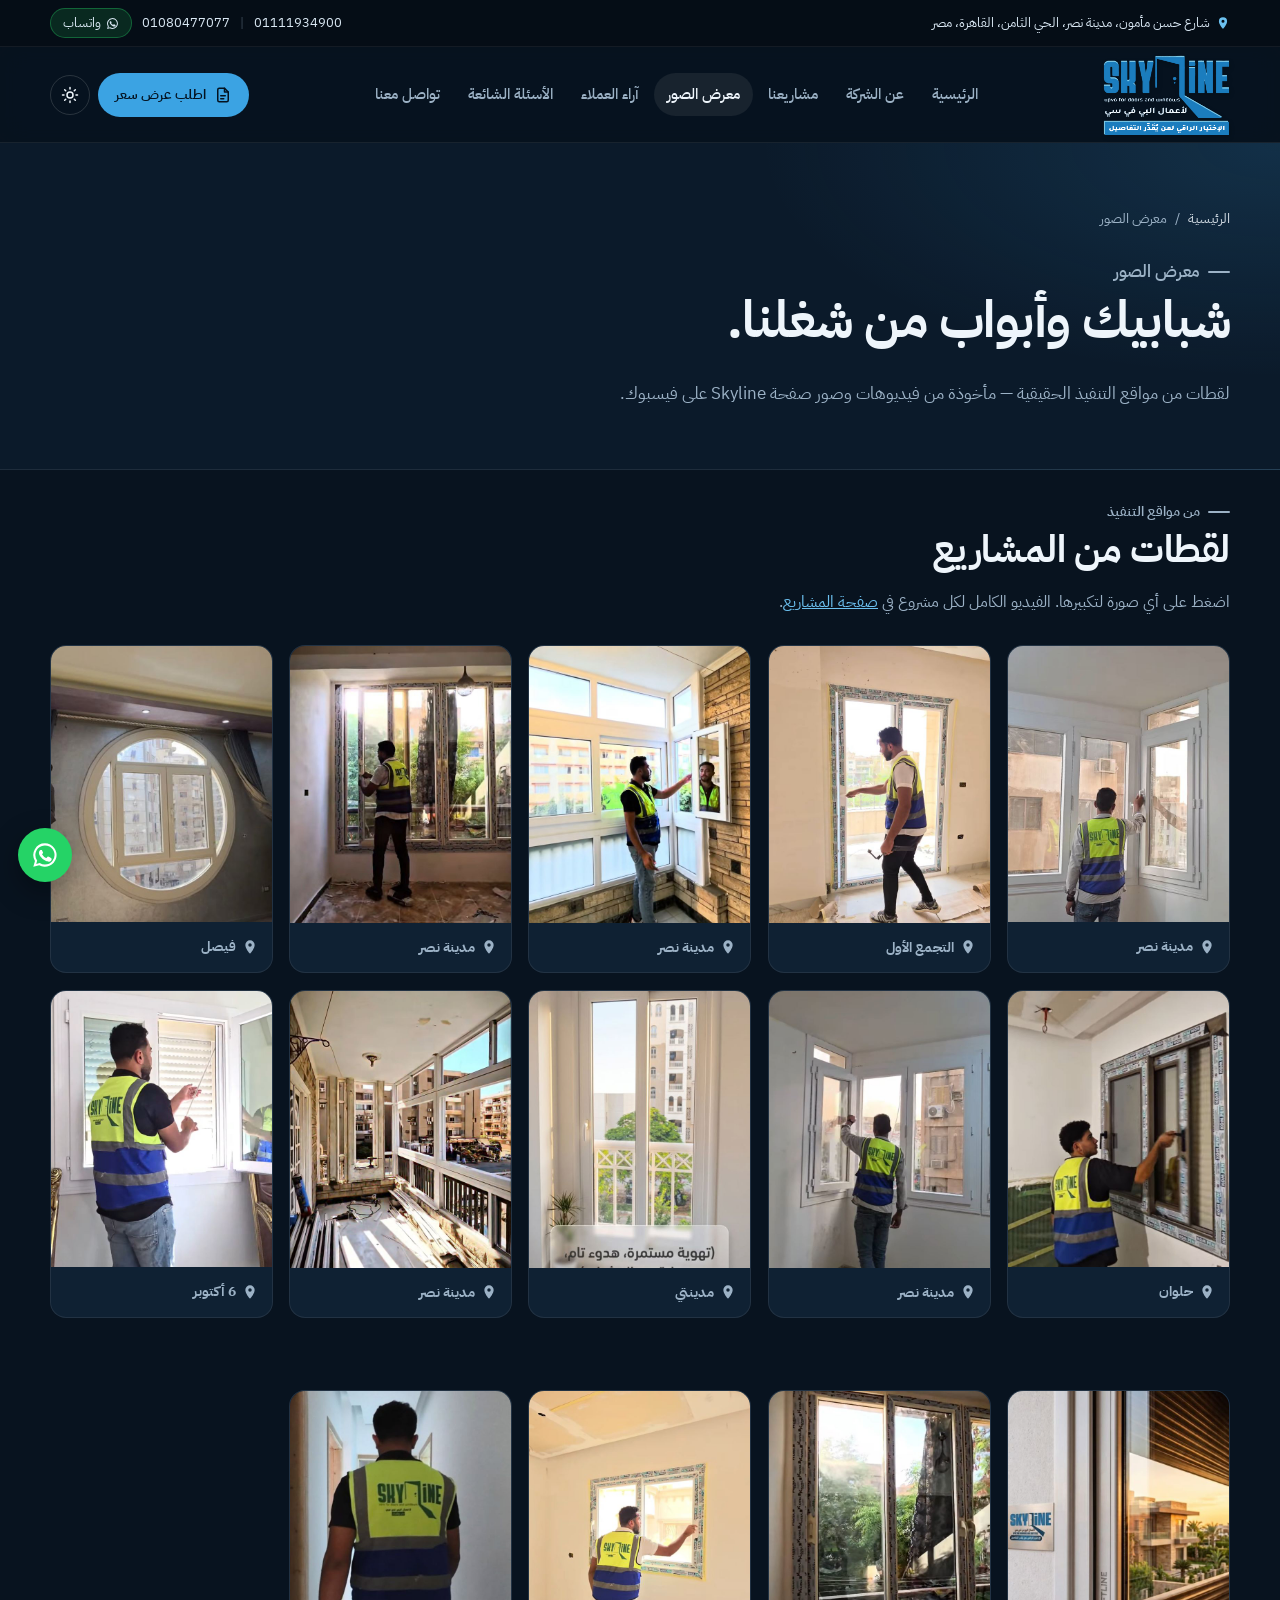
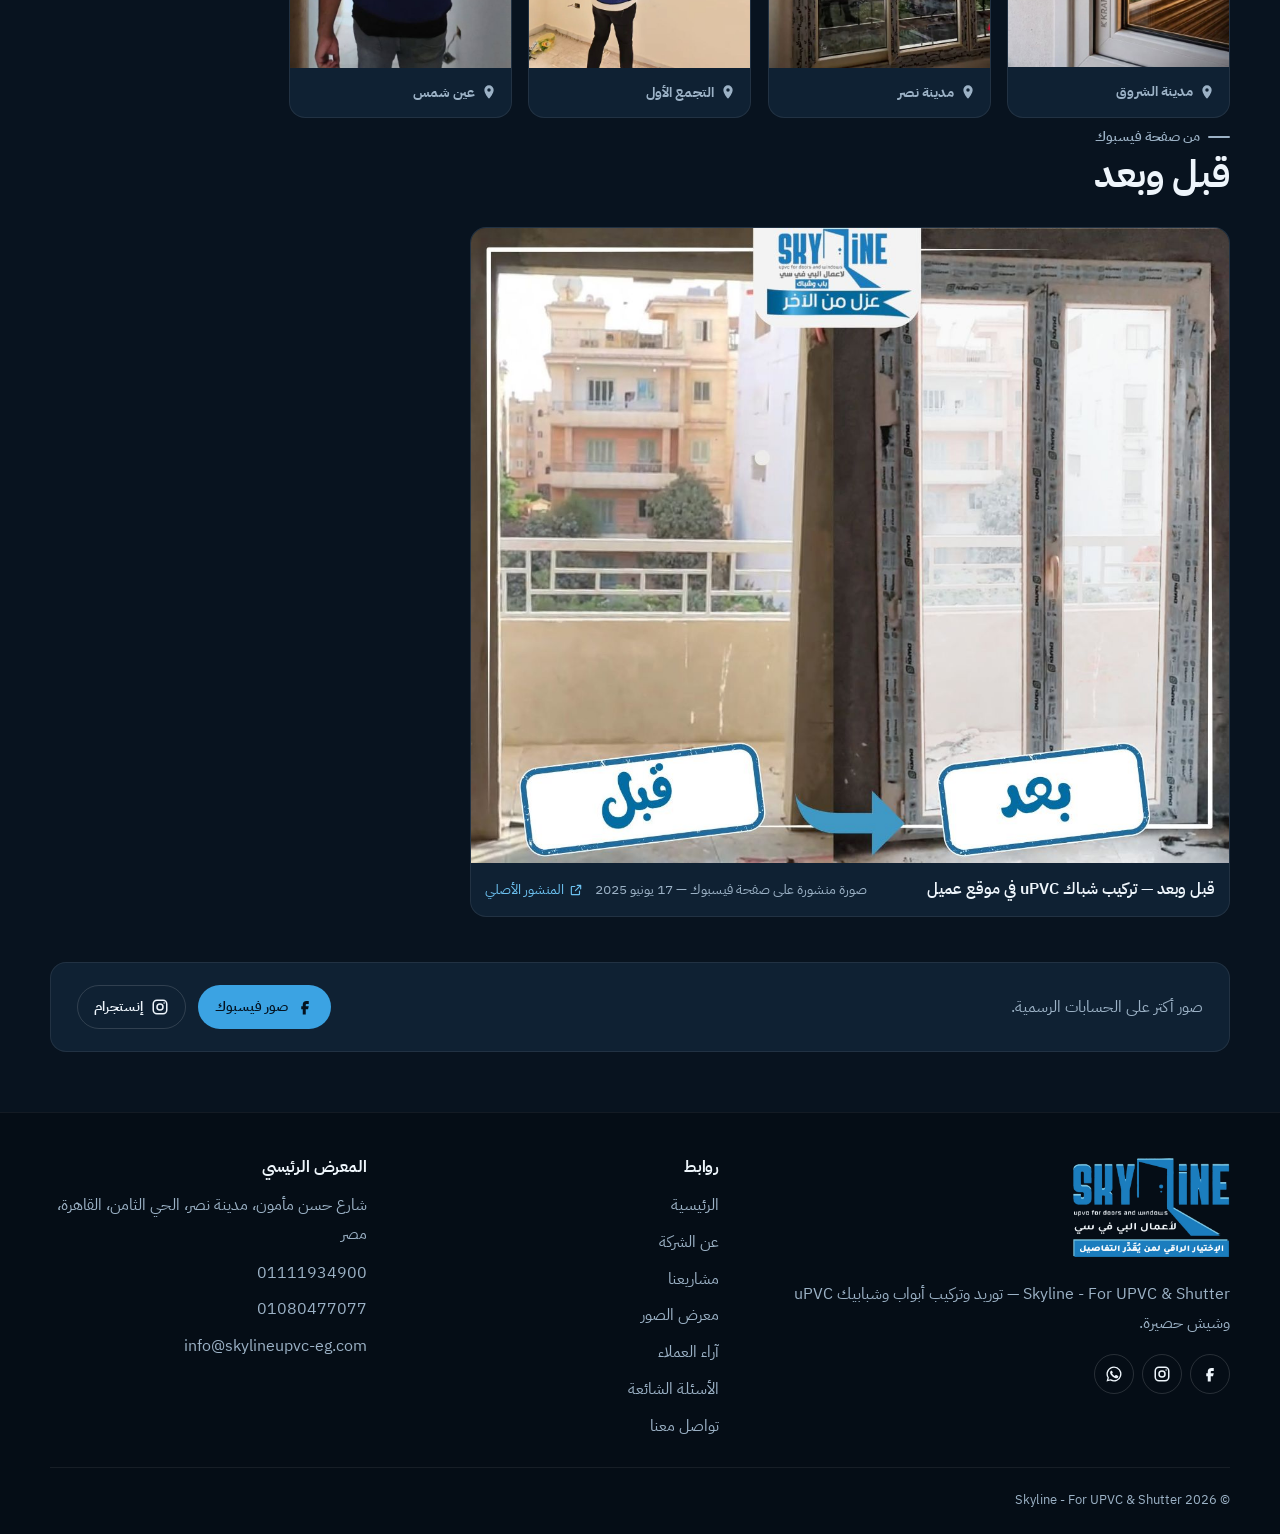
<file: gallery.html>
<!doctype html>
<html lang="ar-EG" dir="rtl">
<head>
<meta charset="utf-8">
<meta name="viewport" content="width=device-width, initial-scale=1">
<title>صور شبابيك uPVC وتقفيل بلكونات من مواقعنا | Skyline</title>
<meta name="description" content="معرض صور حقيقية لشبابيك وأبواب uPVC من مواقع تنفيذ Skyline: شبابيك جرار، بانوراما، تقفيل بلكونات وشيش حصيرة.">
<meta name="keywords" content="شبابيك upvc, أبواب upvc, شبابيك يو بي في سي, شبابيك upvc مدينة نصر, شبابيك upvc القاهرة, تقفيل بلكونات, شيش حصيرة, شبابيك جرار, شبابيك بانوراما, سلك بليسيه, قطاع كومبين, قطاع كاترا, Skyline uPVC, سكاي لاين">
<meta name="robots" content="index, follow, max-image-preview:large">
<link rel="canonical" href="https://skylineupvc-eg.com/gallery.html">
<meta name="theme-color" content="#08131f">
<meta name="geo.region" content="EG-C"><meta name="geo.placename" content="مدينة نصر، القاهرة"><meta name="geo.position" content="30.0587503;31.3565234"><meta name="ICBM" content="30.0587503, 31.3565234">
<meta property="og:type" content="website">
<meta property="og:locale" content="ar_EG">
<meta property="og:site_name" content="Skyline - For UPVC &amp; Shutter">
<meta property="og:title" content="صور شبابيك uPVC وتقفيل بلكونات من مواقعنا | Skyline">
<meta property="og:description" content="معرض صور حقيقية لشبابيك وأبواب uPVC من مواقع تنفيذ Skyline: شبابيك جرار، بانوراما، تقفيل بلكونات وشيش حصيرة.">
<meta property="og:url" content="https://skylineupvc-eg.com/gallery.html">
<meta property="og:image" content="https://skylineupvc-eg.com/assets/og-image.jpg">
<meta property="og:image:width" content="1200"><meta property="og:image:height" content="630">
<meta name="twitter:card" content="summary_large_image">
<meta name="twitter:title" content="صور شبابيك uPVC وتقفيل بلكونات من مواقعنا | Skyline">
<meta name="twitter:description" content="معرض صور حقيقية لشبابيك وأبواب uPVC من مواقع تنفيذ Skyline: شبابيك جرار، بانوراما، تقفيل بلكونات وشيش حصيرة.">
<meta name="twitter:image" content="https://skylineupvc-eg.com/assets/og-image.jpg">
<link rel="icon" href="assets/favicon-skyline.svg" type="image/svg+xml">
<link rel="icon" href="assets/favicon-skyline-32.png" sizes="32x32" type="image/png">
<link rel="icon" href="assets/favicon-skyline-48.png" sizes="48x48" type="image/png">
<link rel="icon" href="assets/favicon-skyline-192.png" sizes="192x192" type="image/png">
<link rel="icon" href="assets/favicon-skyline-512.png" sizes="512x512" type="image/png">
<link rel="apple-touch-icon" href="assets/apple-touch-icon-skyline.png">
<link rel="preload" href="assets/fonts/ibm-plex-sans-arabic-arabic-400-normal.woff2" as="font" type="font/woff2" crossorigin>
<link rel="stylesheet" href="assets/css/style.css?v=1791752718">
<script>try{var t=localStorage.getItem("skyline-theme");if(t)document.documentElement.setAttribute("data-theme",t)}catch(e){}</script>

<script>if(/\/index\.html$/.test(location.pathname)&&location.protocol!=="file:")history.replaceState(null,"",location.pathname.replace(/index\.html$/,"")+location.search+location.hash);</script>
</head>
<body>
<a class="skip" href="#main">تخطَّ إلى المحتوى</a>
<div class="topbar"><div class="container">
  <a class="topbar-loc" href="https://www.google.com/maps/place/%D9%84%D9%84%D8%A3%D8%A8%D9%88%D8%A7%D8%A8+%D9%88+%D8%A7%D9%84%D8%B4%D8%A8%D8%A7%D8%A8%D9%8A%D9%83+%D9%88+%D8%B4%D9%8A%D8%B4+%D8%A7%D9%84%D8%AD%D8%B5%D9%8A%D8%B1%D8%A9+_+Skyline+Upvc%E2%80%AD/@30.0587549,31.3539485,17z/data=!3m1!4b1!4m6!3m5!1s0x14583d00382c9361:0x3967d6e4ac025f7!8m2!3d30.0587503!4d31.3565234!16s%2Fg%2F11xrl8lt_v" target="_blank" rel="noopener" title="افتح العنوان على خرائط جوجل"><svg viewBox="0 0 24 24" fill="currentColor" aria-hidden="true"><path d="M12 2a7 7 0 0 0-7 7c0 5.2 6.1 12.2 6.4 12.5a.8.8 0 0 0 1.2 0C12.9 21.2 19 14.2 19 9a7 7 0 0 0-7-7Zm0 9.6A2.6 2.6 0 1 1 12 6.4a2.6 2.6 0 0 1 0 5.2Z"/></svg>شارع حسن مأمون، مدينة نصر، الحي الثامن، القاهرة، مصر</a>
  <span class="topbar-links"><a href="tel:+201111934900" dir="ltr">01111934900</a><span aria-hidden="true">|</span><a href="tel:+201080477077" dir="ltr">01080477077</a><a class="topbar-pill" href="https://wa.me/201111934900" target="_blank" rel="noopener"><svg viewBox="0 0 24 24" fill="currentColor" aria-hidden="true"><path d="M12 2a10 10 0 0 0-8.6 15.1L2 22l5-1.3A10 10 0 1 0 12 2Zm0 18.2a8.2 8.2 0 0 1-4.2-1.1l-.3-.2-3 .8.8-2.9-.2-.3A8.2 8.2 0 1 1 12 20.2Zm4.5-6.1c-.2-.1-1.5-.7-1.7-.8-.2-.1-.4-.1-.6.1l-.8 1c-.1.2-.3.2-.5.1a6.7 6.7 0 0 1-3.3-2.9c-.3-.4.2-.4.7-1.3.1-.2 0-.3 0-.4l-.8-1.8c-.2-.5-.4-.4-.6-.4h-.5a1 1 0 0 0-.7.3 3 3 0 0 0-.9 2.2 5.2 5.2 0 0 0 1.1 2.8 11.9 11.9 0 0 0 4.6 4c1.7.7 2.4.8 3.2.7a2.8 2.8 0 0 0 1.8-1.3 2.3 2.3 0 0 0 .2-1.3c-.1-.1-.3-.2-.5-.3Z"/></svg>واتساب</a></span>
</div></div>
<header class="site-header">
  <div class="container">
    <a class="brand" href="./" aria-label="Skyline — الصفحة الرئيسية"><img class="logo-light" src="assets/logo-tagline.png" alt="Skyline — upvc for doors and windows — لاعمال البي في سي — باب وشباك — الإختيار الراقي لمن يُقَدِّر التفاصيل" width="896" height="629"><img class="logo-dark" src="assets/logo-tagline-dark.png" alt="" aria-hidden="true" width="896" height="629"></a>
    <nav class="nav" id="nav" aria-label="القائمة الرئيسية"><a href="./">الرئيسية</a><a href="./#about">عن الشركة</a><a href="projects.html">مشاريعنا</a><a href="gallery.html" aria-current="page">معرض الصور</a><a href="reviews.html">آراء العملاء</a><a href="./#faq">الأسئلة الشائعة</a><a href="contact.html">تواصل معنا</a></nav>
    <div class="header-actions">
      <a class="btn btn-primary btn-sm" href="quote.html"><svg viewBox="0 0 24 24" fill="none" stroke="currentColor" stroke-width="2" stroke-linecap="round" stroke-linejoin="round" aria-hidden="true"><path d="M14 3H7a2 2 0 0 0-2 2v14a2 2 0 0 0 2 2h10a2 2 0 0 0 2-2V8z"/><path d="M14 3v5h5"/><path d="M9 13h6M9 17h4"/></svg>اطلب عرض سعر</a>
      <button class="icon-btn theme-toggle" type="button" aria-label="تبديل الوضع الداكن"><svg class="sun" viewBox="0 0 24 24" fill="none" stroke="currentColor" stroke-width="2" stroke-linecap="round" aria-hidden="true"><circle cx="12" cy="12" r="4"/><path d="M12 2v2M12 20v2M4.9 4.9l1.4 1.4M17.7 17.7l1.4 1.4M2 12h2M20 12h2M4.9 19.1l1.4-1.4M17.7 6.3l1.4-1.4"/></svg><svg class="moon" viewBox="0 0 24 24" fill="none" stroke="currentColor" stroke-width="2" stroke-linecap="round" stroke-linejoin="round" aria-hidden="true"><path d="M21 12.8A9 9 0 1 1 11.2 3a7 7 0 0 0 9.8 9.8Z"/></svg></button>
      <button class="icon-btn menu-toggle" type="button" aria-label="فتح القائمة" aria-expanded="false" aria-controls="nav"><svg viewBox="0 0 24 24" fill="none" stroke="currentColor" stroke-width="2" stroke-linecap="round" aria-hidden="true"><path d="M4 7h16M4 12h16M4 17h16"/></svg></button>
    </div>
  </div>
</header>
<main id="main">
<section class="page-hero"><div class="container">
  <nav class="crumbs reveal" aria-label="مسار الصفحة"><a href="./">الرئيسية</a><span>/</span><span>معرض الصور</span></nav>
  <p class="eyebrow reveal">معرض الصور</p><h1 class="reveal reveal-d1">شبابيك وأبواب من شغلنا.</h1><p class="reveal reveal-d2">لقطات من مواقع التنفيذ الحقيقية — مأخوذة من فيديوهات وصور صفحة Skyline على فيسبوك.</p>
</div></section>
<section class="section" style="padding-top:24px">
  <div class="container">
    <div class="section-head reveal"><p class="eyebrow">من مواقع التنفيذ</p><h2>لقطات من المشاريع</h2><p>اضغط على أي صورة لتكبيرها. الفيديو الكامل لكل مشروع في <a href="projects.html">صفحة المشاريع</a>.</p></div>
    <div class="gallery-grid" id="gallery-grid"></div>
    <div class="section-head reveal" style="margin-top:56px"><p class="eyebrow">من صفحة فيسبوك</p><h2>قبل وبعد</h2></div>
    <div class="gallery-fb"><figure class="gitem reveal "><button type="button" class="gbtn" data-full="assets/gallery/1160000315931806.jpg" data-cap="قبل وبعد — تركيب شباك uPVC في موقع عميل"><img src="assets/gallery/1160000315931806.jpg" alt="قبل وبعد — تركيب شباك uPVC في موقع عميل" loading="lazy"></button><figcaption><strong>قبل وبعد — تركيب شباك uPVC في موقع عميل</strong><span>صورة منشورة على صفحة فيسبوك — 17 يونيو 2025</span><a href="https://www.facebook.com/photo.php?fbid=1160000315931806" target="_blank" rel="noopener"><svg viewBox="0 0 24 24" fill="none" stroke="currentColor" stroke-width="2" stroke-linecap="round" stroke-linejoin="round" aria-hidden="true"><path d="M14 4h6v6M20 4l-9 9M18 14v5a1 1 0 0 1-1 1H5a1 1 0 0 1-1-1V7a1 1 0 0 1 1-1h5"/></svg>المنشور الأصلي</a></figcaption></figure></div>
    <div class="more-box reveal"><p>صور أكتر على الحسابات الرسمية.</p><div class="hero-actions"><a class="btn btn-primary btn-sm" href="https://www.facebook.com/skylineupvcwindow/photos" target="_blank" rel="noopener"><svg viewBox="0 0 24 24" fill="currentColor" aria-hidden="true"><path d="M14 8h3V4h-3a5 5 0 0 0-5 5v2H7v4h2v7h4v-7h3l1-4h-4V9a1 1 0 0 1 1-1Z"/></svg>صور فيسبوك</a><a class="btn btn-ghost btn-sm" href="https://www.instagram.com/skylinepvc" target="_blank" rel="noopener"><svg viewBox="0 0 24 24" fill="none" stroke="currentColor" stroke-width="2" aria-hidden="true"><rect x="3" y="3" width="18" height="18" rx="5"/><circle cx="12" cy="12" r="4"/><circle cx="17.5" cy="6.5" r="1" fill="currentColor" stroke="none"/></svg>إنستجرام</a></div></div>
  </div>
</section>
<div class="lightbox" id="lightbox" role="dialog" aria-modal="true" aria-label="عرض الصورة"><button class="icon-btn lb-close" type="button" aria-label="إغلاق"><svg viewBox="0 0 24 24" fill="none" stroke="currentColor" stroke-width="2" stroke-linecap="round" aria-hidden="true"><path d="M6 6l12 12M18 6 6 18"/></svg></button><figure><img alt=""><figcaption></figcaption></figure></div>
</main>
<footer class="site-footer">
  <div class="container">
    <div class="footer-grid">
      <div>
        <a class="brand" href="./" aria-label="Skyline — الصفحة الرئيسية"><img class="logo-light" src="assets/logo-tagline.png" alt="Skyline — upvc for doors and windows — لاعمال البي في سي — باب وشباك — الإختيار الراقي لمن يُقَدِّر التفاصيل" width="896" height="629"><img class="logo-dark" src="assets/logo-tagline-dark.png" alt="" aria-hidden="true" width="896" height="629"></a>
        <p class="muted" style="margin:14px 0 0">Skyline - For UPVC &amp; Shutter — توريد وتركيب أبواب وشبابيك uPVC وشيش حصيرة.</p>
        <div class="socials">
          <a class="icon-btn" href="https://www.facebook.com/skylineupvcwindow" target="_blank" rel="noopener" aria-label="فيسبوك"><svg viewBox="0 0 24 24" fill="currentColor" aria-hidden="true"><path d="M14 8h3V4h-3a5 5 0 0 0-5 5v2H7v4h2v7h4v-7h3l1-4h-4V9a1 1 0 0 1 1-1Z"/></svg></a>
          <a class="icon-btn" href="https://www.instagram.com/skylinepvc" target="_blank" rel="noopener" aria-label="إنستجرام"><svg viewBox="0 0 24 24" fill="none" stroke="currentColor" stroke-width="2" aria-hidden="true"><rect x="3" y="3" width="18" height="18" rx="5"/><circle cx="12" cy="12" r="4"/><circle cx="17.5" cy="6.5" r="1" fill="currentColor" stroke="none"/></svg></a>
          <a class="icon-btn" href="https://wa.me/201111934900" target="_blank" rel="noopener" aria-label="واتساب"><svg viewBox="0 0 24 24" fill="currentColor" aria-hidden="true"><path d="M12 2a10 10 0 0 0-8.6 15.1L2 22l5-1.3A10 10 0 1 0 12 2Zm0 18.2a8.2 8.2 0 0 1-4.2-1.1l-.3-.2-3 .8.8-2.9-.2-.3A8.2 8.2 0 1 1 12 20.2Zm4.5-6.1c-.2-.1-1.5-.7-1.7-.8-.2-.1-.4-.1-.6.1l-.8 1c-.1.2-.3.2-.5.1a6.7 6.7 0 0 1-3.3-2.9c-.3-.4.2-.4.7-1.3.1-.2 0-.3 0-.4l-.8-1.8c-.2-.5-.4-.4-.6-.4h-.5a1 1 0 0 0-.7.3 3 3 0 0 0-.9 2.2 5.2 5.2 0 0 0 1.1 2.8 11.9 11.9 0 0 0 4.6 4c1.7.7 2.4.8 3.2.7a2.8 2.8 0 0 0 1.8-1.3 2.3 2.3 0 0 0 .2-1.3c-.1-.1-.3-.2-.5-.3Z"/></svg></a>
        </div>
      </div>
      <div><h4>روابط</h4><ul><li><a href="./">الرئيسية</a></li><li><a href="./#about">عن الشركة</a></li><li><a href="projects.html">مشاريعنا</a></li><li><a href="gallery.html">معرض الصور</a></li><li><a href="reviews.html">آراء العملاء</a></li><li><a href="./#faq">الأسئلة الشائعة</a></li><li><a href="contact.html">تواصل معنا</a></li></ul></div>
      <div>
        <h4>المعرض الرئيسي</h4>
        <p style="margin:0 0 10px"><a href="https://www.google.com/maps/place/%D9%84%D9%84%D8%A3%D8%A8%D9%88%D8%A7%D8%A8+%D9%88+%D8%A7%D9%84%D8%B4%D8%A8%D8%A7%D8%A8%D9%8A%D9%83+%D9%88+%D8%B4%D9%8A%D8%B4+%D8%A7%D9%84%D8%AD%D8%B5%D9%8A%D8%B1%D8%A9+_+Skyline+Upvc%E2%80%AD/@30.0587549,31.3539485,17z/data=!3m1!4b1!4m6!3m5!1s0x14583d00382c9361:0x3967d6e4ac025f7!8m2!3d30.0587503!4d31.3565234!16s%2Fg%2F11xrl8lt_v" target="_blank" rel="noopener" title="افتح العنوان على خرائط جوجل">شارع حسن مأمون، مدينة نصر، الحي الثامن، القاهرة، مصر</a></p>
        <ul>
          <li><a href="tel:+201111934900" dir="ltr">01111934900</a></li>
          <li><a href="tel:+201080477077" dir="ltr">01080477077</a></li>
          <li><a href="mailto:info@skylineupvc-eg.com" dir="ltr">info@skylineupvc-eg.com</a></li>
        </ul>
      </div>
    </div>
    <div class="footer-bottom">
      <span>© <span id="y">2026</span> Skyline - For UPVC &amp; Shutter</span>
    </div>
  </div>
</footer>
<a class="wa-float" href="https://wa.me/201111934900" target="_blank" rel="noopener" aria-label="تواصل عبر واتساب"><svg viewBox="0 0 24 24" fill="currentColor" aria-hidden="true"><path d="M12 2a10 10 0 0 0-8.6 15.1L2 22l5-1.3A10 10 0 1 0 12 2Zm0 18.2a8.2 8.2 0 0 1-4.2-1.1l-.3-.2-3 .8.8-2.9-.2-.3A8.2 8.2 0 1 1 12 20.2Zm4.5-6.1c-.2-.1-1.5-.7-1.7-.8-.2-.1-.4-.1-.6.1l-.8 1c-.1.2-.3.2-.5.1a6.7 6.7 0 0 1-3.3-2.9c-.3-.4.2-.4.7-1.3.1-.2 0-.3 0-.4l-.8-1.8c-.2-.5-.4-.4-.6-.4h-.5a1 1 0 0 0-.7.3 3 3 0 0 0-.9 2.2 5.2 5.2 0 0 0 1.1 2.8 11.9 11.9 0 0 0 4.6 4c1.7.7 2.4.8 3.2.7a2.8 2.8 0 0 0 1.8-1.3 2.3 2.3 0 0 0 .2-1.3c-.1-.1-.3-.2-.5-.3Z"/></svg></a>
<script src="assets/js/projects-data.js?v=1791752718"></script>
<script src="assets/js/main.js?v=1791752718"></script>
<script>document.getElementById("y").textContent=new Date().getFullYear()</script>
</body>
</html>
</file>
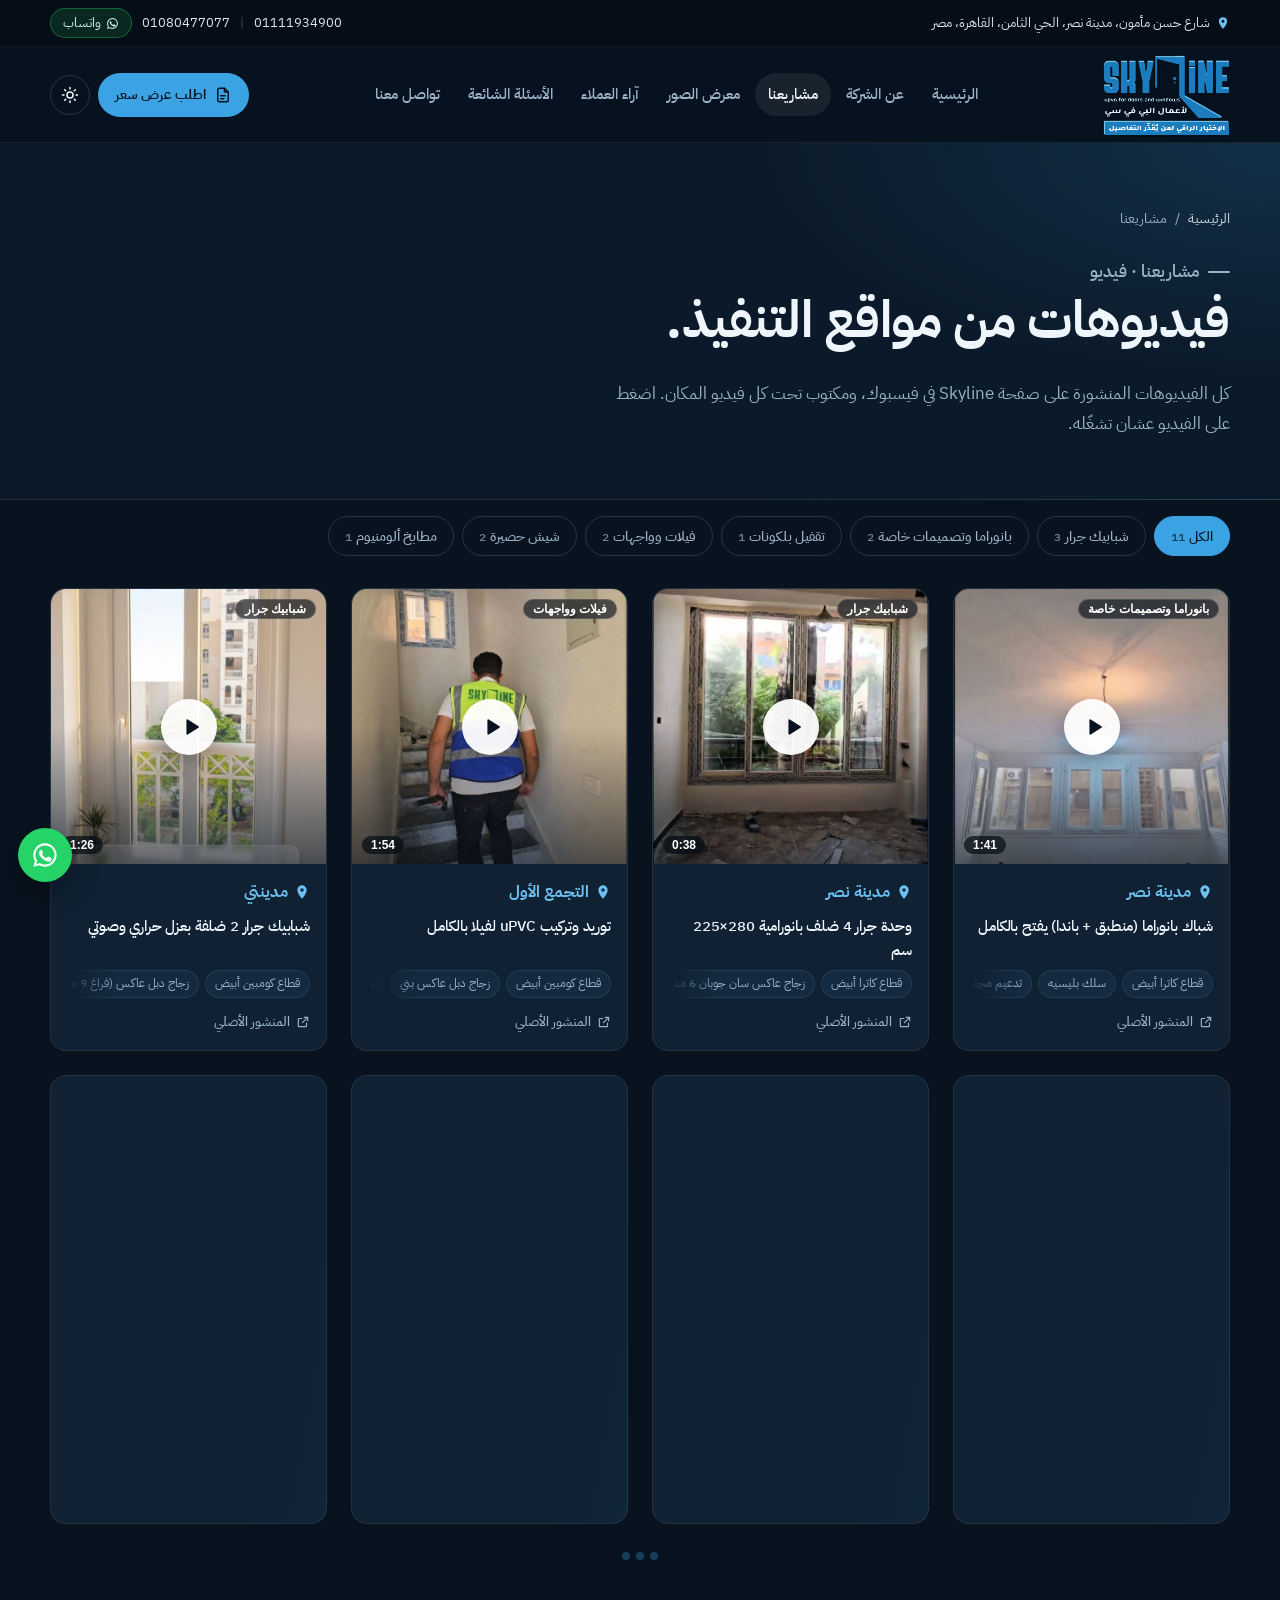
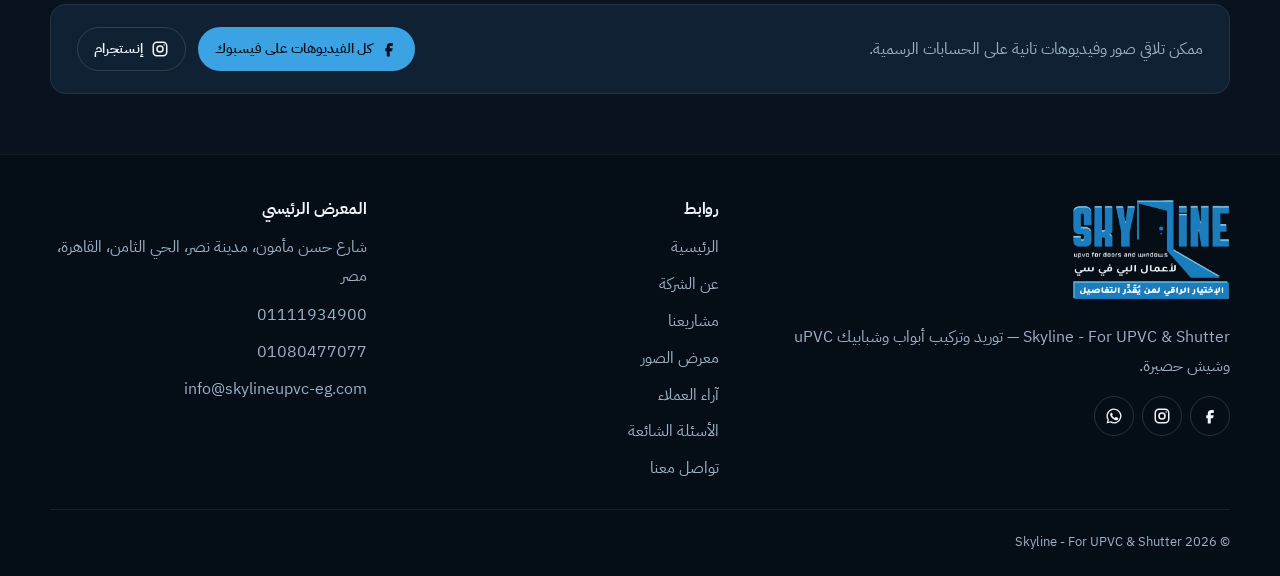
<file: projects.html>
<!doctype html>
<html lang="ar-EG" dir="rtl">
<head>
<meta charset="utf-8">
<meta name="viewport" content="width=device-width, initial-scale=1">
<title>مشاريع شبابيك وأبواب uPVC بالفيديو | Skyline سكاي لاين</title>
<meta name="description" content="شوف فيديوهات مشاريع Skyline الحقيقية لشبابيك وأبواب uPVC وتقفيل البلكونات والشيش الحصيرة في مدينة نصر والتجمع ومدينتي وأكتوبر والشروق.">
<meta name="keywords" content="شبابيك upvc, أبواب upvc, شبابيك يو بي في سي, شبابيك upvc مدينة نصر, شبابيك upvc القاهرة, تقفيل بلكونات, شيش حصيرة, شبابيك جرار, شبابيك بانوراما, سلك بليسيه, قطاع كومبين, قطاع كاترا, Skyline uPVC, سكاي لاين">
<meta name="robots" content="index, follow, max-image-preview:large">
<link rel="canonical" href="https://skylineupvc-eg.com/projects.html">
<meta name="theme-color" content="#08131f">
<meta name="geo.region" content="EG-C"><meta name="geo.placename" content="مدينة نصر، القاهرة"><meta name="geo.position" content="30.0587503;31.3565234"><meta name="ICBM" content="30.0587503, 31.3565234">
<meta property="og:type" content="website">
<meta property="og:locale" content="ar_EG">
<meta property="og:site_name" content="Skyline - For UPVC &amp; Shutter">
<meta property="og:title" content="مشاريع شبابيك وأبواب uPVC بالفيديو | Skyline سكاي لاين">
<meta property="og:description" content="شوف فيديوهات مشاريع Skyline الحقيقية لشبابيك وأبواب uPVC وتقفيل البلكونات والشيش الحصيرة في مدينة نصر والتجمع ومدينتي وأكتوبر والشروق.">
<meta property="og:url" content="https://skylineupvc-eg.com/projects.html">
<meta property="og:image" content="https://skylineupvc-eg.com/assets/og-image.jpg">
<meta property="og:image:width" content="1200"><meta property="og:image:height" content="630">
<meta name="twitter:card" content="summary_large_image">
<meta name="twitter:title" content="مشاريع شبابيك وأبواب uPVC بالفيديو | Skyline سكاي لاين">
<meta name="twitter:description" content="شوف فيديوهات مشاريع Skyline الحقيقية لشبابيك وأبواب uPVC وتقفيل البلكونات والشيش الحصيرة في مدينة نصر والتجمع ومدينتي وأكتوبر والشروق.">
<meta name="twitter:image" content="https://skylineupvc-eg.com/assets/og-image.jpg">
<link rel="icon" href="assets/favicon-skyline.svg" type="image/svg+xml">
<link rel="icon" href="assets/favicon-skyline-32.png" sizes="32x32" type="image/png">
<link rel="icon" href="assets/favicon-skyline-48.png" sizes="48x48" type="image/png">
<link rel="icon" href="assets/favicon-skyline-192.png" sizes="192x192" type="image/png">
<link rel="icon" href="assets/favicon-skyline-512.png" sizes="512x512" type="image/png">
<link rel="apple-touch-icon" href="assets/apple-touch-icon-skyline.png">
<link rel="preload" href="assets/fonts/ibm-plex-sans-arabic-arabic-400-normal.woff2" as="font" type="font/woff2" crossorigin>
<link rel="stylesheet" href="assets/css/style.css?v=1791752718">
<script>try{var t=localStorage.getItem("skyline-theme");if(t)document.documentElement.setAttribute("data-theme",t)}catch(e){}</script>

<script>if(/\/index\.html$/.test(location.pathname)&&location.protocol!=="file:")history.replaceState(null,"",location.pathname.replace(/index\.html$/,"")+location.search+location.hash);</script>
</head>
<body>
<a class="skip" href="#main">تخطَّ إلى المحتوى</a>
<div class="topbar"><div class="container">
  <a class="topbar-loc" href="https://www.google.com/maps/place/%D9%84%D9%84%D8%A3%D8%A8%D9%88%D8%A7%D8%A8+%D9%88+%D8%A7%D9%84%D8%B4%D8%A8%D8%A7%D8%A8%D9%8A%D9%83+%D9%88+%D8%B4%D9%8A%D8%B4+%D8%A7%D9%84%D8%AD%D8%B5%D9%8A%D8%B1%D8%A9+_+Skyline+Upvc%E2%80%AD/@30.0587549,31.3539485,17z/data=!3m1!4b1!4m6!3m5!1s0x14583d00382c9361:0x3967d6e4ac025f7!8m2!3d30.0587503!4d31.3565234!16s%2Fg%2F11xrl8lt_v" target="_blank" rel="noopener" title="افتح العنوان على خرائط جوجل"><svg viewBox="0 0 24 24" fill="currentColor" aria-hidden="true"><path d="M12 2a7 7 0 0 0-7 7c0 5.2 6.1 12.2 6.4 12.5a.8.8 0 0 0 1.2 0C12.9 21.2 19 14.2 19 9a7 7 0 0 0-7-7Zm0 9.6A2.6 2.6 0 1 1 12 6.4a2.6 2.6 0 0 1 0 5.2Z"/></svg>شارع حسن مأمون، مدينة نصر، الحي الثامن، القاهرة، مصر</a>
  <span class="topbar-links"><a href="tel:+201111934900" dir="ltr">01111934900</a><span aria-hidden="true">|</span><a href="tel:+201080477077" dir="ltr">01080477077</a><a class="topbar-pill" href="https://wa.me/201111934900" target="_blank" rel="noopener"><svg viewBox="0 0 24 24" fill="currentColor" aria-hidden="true"><path d="M12 2a10 10 0 0 0-8.6 15.1L2 22l5-1.3A10 10 0 1 0 12 2Zm0 18.2a8.2 8.2 0 0 1-4.2-1.1l-.3-.2-3 .8.8-2.9-.2-.3A8.2 8.2 0 1 1 12 20.2Zm4.5-6.1c-.2-.1-1.5-.7-1.7-.8-.2-.1-.4-.1-.6.1l-.8 1c-.1.2-.3.2-.5.1a6.7 6.7 0 0 1-3.3-2.9c-.3-.4.2-.4.7-1.3.1-.2 0-.3 0-.4l-.8-1.8c-.2-.5-.4-.4-.6-.4h-.5a1 1 0 0 0-.7.3 3 3 0 0 0-.9 2.2 5.2 5.2 0 0 0 1.1 2.8 11.9 11.9 0 0 0 4.6 4c1.7.7 2.4.8 3.2.7a2.8 2.8 0 0 0 1.8-1.3 2.3 2.3 0 0 0 .2-1.3c-.1-.1-.3-.2-.5-.3Z"/></svg>واتساب</a></span>
</div></div>
<header class="site-header">
  <div class="container">
    <a class="brand" href="./" aria-label="Skyline — الصفحة الرئيسية"><img class="logo-light" src="assets/logo-tagline.png" alt="Skyline — upvc for doors and windows — لاعمال البي في سي — باب وشباك — الإختيار الراقي لمن يُقَدِّر التفاصيل" width="896" height="629"><img class="logo-dark" src="assets/logo-tagline-dark.png" alt="" aria-hidden="true" width="896" height="629"></a>
    <nav class="nav" id="nav" aria-label="القائمة الرئيسية"><a href="./">الرئيسية</a><a href="./#about">عن الشركة</a><a href="projects.html" aria-current="page">مشاريعنا</a><a href="gallery.html">معرض الصور</a><a href="reviews.html">آراء العملاء</a><a href="./#faq">الأسئلة الشائعة</a><a href="contact.html">تواصل معنا</a></nav>
    <div class="header-actions">
      <a class="btn btn-primary btn-sm" href="quote.html"><svg viewBox="0 0 24 24" fill="none" stroke="currentColor" stroke-width="2" stroke-linecap="round" stroke-linejoin="round" aria-hidden="true"><path d="M14 3H7a2 2 0 0 0-2 2v14a2 2 0 0 0 2 2h10a2 2 0 0 0 2-2V8z"/><path d="M14 3v5h5"/><path d="M9 13h6M9 17h4"/></svg>اطلب عرض سعر</a>
      <button class="icon-btn theme-toggle" type="button" aria-label="تبديل الوضع الداكن"><svg class="sun" viewBox="0 0 24 24" fill="none" stroke="currentColor" stroke-width="2" stroke-linecap="round" aria-hidden="true"><circle cx="12" cy="12" r="4"/><path d="M12 2v2M12 20v2M4.9 4.9l1.4 1.4M17.7 17.7l1.4 1.4M2 12h2M20 12h2M4.9 19.1l1.4-1.4M17.7 6.3l1.4-1.4"/></svg><svg class="moon" viewBox="0 0 24 24" fill="none" stroke="currentColor" stroke-width="2" stroke-linecap="round" stroke-linejoin="round" aria-hidden="true"><path d="M21 12.8A9 9 0 1 1 11.2 3a7 7 0 0 0 9.8 9.8Z"/></svg></button>
      <button class="icon-btn menu-toggle" type="button" aria-label="فتح القائمة" aria-expanded="false" aria-controls="nav"><svg viewBox="0 0 24 24" fill="none" stroke="currentColor" stroke-width="2" stroke-linecap="round" aria-hidden="true"><path d="M4 7h16M4 12h16M4 17h16"/></svg></button>
    </div>
  </div>
</header>
<main id="main">

<section class="page-hero"><div class="container">
  <nav class="crumbs reveal" aria-label="مسار الصفحة"><a href="./">الرئيسية</a><span>/</span><span>مشاريعنا</span></nav>
  <p class="eyebrow reveal">مشاريعنا · فيديو</p><h1 class="reveal reveal-d1">فيديوهات من مواقع التنفيذ.</h1><p class="reveal reveal-d2">كل الفيديوهات المنشورة على صفحة Skyline في فيسبوك، ومكتوب تحت كل فيديو المكان. اضغط على الفيديو عشان تشغّله.</p>
</div></section>
<section class="section" style="padding-top:16px">
  <div class="container">
    <div class="filters reveal" id="filters" role="group" aria-label="تصفية المشاريع"></div>
    <div class="video-grid" id="video-grid"></div>
    <div class="more-box reveal">
      <p>ممكن تلاقي صور وفيديوهات تانية على الحسابات الرسمية.</p>
      <div class="hero-actions">
        <a class="btn btn-primary btn-sm" href="https://www.facebook.com/skylineupvcwindow/videos" target="_blank" rel="noopener"><svg viewBox="0 0 24 24" fill="currentColor" aria-hidden="true"><path d="M14 8h3V4h-3a5 5 0 0 0-5 5v2H7v4h2v7h4v-7h3l1-4h-4V9a1 1 0 0 1 1-1Z"/></svg>كل الفيديوهات على فيسبوك</a>
        <a class="btn btn-ghost btn-sm" href="https://www.instagram.com/skylinepvc" target="_blank" rel="noopener"><svg viewBox="0 0 24 24" fill="none" stroke="currentColor" stroke-width="2" aria-hidden="true"><rect x="3" y="3" width="18" height="18" rx="5"/><circle cx="12" cy="12" r="4"/><circle cx="17.5" cy="6.5" r="1" fill="currentColor" stroke="none"/></svg>إنستجرام</a>
      </div>
    </div>
  </div>
</section>
<div class="modal" id="video-modal" role="dialog" aria-modal="true" aria-label="مشاهدة الفيديو">
  <div class="modal-box">
    <div class="modal-head"><span class="loc modal-loc"></span><button class="icon-btn modal-close" type="button" aria-label="إغلاق"><svg viewBox="0 0 24 24" fill="none" stroke="currentColor" stroke-width="2" stroke-linecap="round" aria-hidden="true"><path d="M6 6l12 12M18 6 6 18"/></svg></button></div>
    <div class="modal-frame"></div>
    <div class="modal-foot">
      <a class="btn btn-primary btn-sm modal-fb" href="https://www.facebook.com/skylineupvcwindow" target="_blank" rel="noopener"><svg viewBox="0 0 24 24" fill="currentColor" aria-hidden="true"><path d="M14 8h3V4h-3a5 5 0 0 0-5 5v2H7v4h2v7h4v-7h3l1-4h-4V9a1 1 0 0 1 1-1Z"/></svg>شاهد المنشور على فيسبوك</a>
      <p class="note">لو الفيديو ماظهرش هنا (فيسبوك بيمنع تضمين بعض الفيديوهات)، افتحه من الزرار ده.</p>
    </div>
  </div>
</div>
</main>
<footer class="site-footer">
  <div class="container">
    <div class="footer-grid">
      <div>
        <a class="brand" href="./" aria-label="Skyline — الصفحة الرئيسية"><img class="logo-light" src="assets/logo-tagline.png" alt="Skyline — upvc for doors and windows — لاعمال البي في سي — باب وشباك — الإختيار الراقي لمن يُقَدِّر التفاصيل" width="896" height="629"><img class="logo-dark" src="assets/logo-tagline-dark.png" alt="" aria-hidden="true" width="896" height="629"></a>
        <p class="muted" style="margin:14px 0 0">Skyline - For UPVC &amp; Shutter — توريد وتركيب أبواب وشبابيك uPVC وشيش حصيرة.</p>
        <div class="socials">
          <a class="icon-btn" href="https://www.facebook.com/skylineupvcwindow" target="_blank" rel="noopener" aria-label="فيسبوك"><svg viewBox="0 0 24 24" fill="currentColor" aria-hidden="true"><path d="M14 8h3V4h-3a5 5 0 0 0-5 5v2H7v4h2v7h4v-7h3l1-4h-4V9a1 1 0 0 1 1-1Z"/></svg></a>
          <a class="icon-btn" href="https://www.instagram.com/skylinepvc" target="_blank" rel="noopener" aria-label="إنستجرام"><svg viewBox="0 0 24 24" fill="none" stroke="currentColor" stroke-width="2" aria-hidden="true"><rect x="3" y="3" width="18" height="18" rx="5"/><circle cx="12" cy="12" r="4"/><circle cx="17.5" cy="6.5" r="1" fill="currentColor" stroke="none"/></svg></a>
          <a class="icon-btn" href="https://wa.me/201111934900" target="_blank" rel="noopener" aria-label="واتساب"><svg viewBox="0 0 24 24" fill="currentColor" aria-hidden="true"><path d="M12 2a10 10 0 0 0-8.6 15.1L2 22l5-1.3A10 10 0 1 0 12 2Zm0 18.2a8.2 8.2 0 0 1-4.2-1.1l-.3-.2-3 .8.8-2.9-.2-.3A8.2 8.2 0 1 1 12 20.2Zm4.5-6.1c-.2-.1-1.5-.7-1.7-.8-.2-.1-.4-.1-.6.1l-.8 1c-.1.2-.3.2-.5.1a6.7 6.7 0 0 1-3.3-2.9c-.3-.4.2-.4.7-1.3.1-.2 0-.3 0-.4l-.8-1.8c-.2-.5-.4-.4-.6-.4h-.5a1 1 0 0 0-.7.3 3 3 0 0 0-.9 2.2 5.2 5.2 0 0 0 1.1 2.8 11.9 11.9 0 0 0 4.6 4c1.7.7 2.4.8 3.2.7a2.8 2.8 0 0 0 1.8-1.3 2.3 2.3 0 0 0 .2-1.3c-.1-.1-.3-.2-.5-.3Z"/></svg></a>
        </div>
      </div>
      <div><h4>روابط</h4><ul><li><a href="./">الرئيسية</a></li><li><a href="./#about">عن الشركة</a></li><li><a href="projects.html">مشاريعنا</a></li><li><a href="gallery.html">معرض الصور</a></li><li><a href="reviews.html">آراء العملاء</a></li><li><a href="./#faq">الأسئلة الشائعة</a></li><li><a href="contact.html">تواصل معنا</a></li></ul></div>
      <div>
        <h4>المعرض الرئيسي</h4>
        <p style="margin:0 0 10px"><a href="https://www.google.com/maps/place/%D9%84%D9%84%D8%A3%D8%A8%D9%88%D8%A7%D8%A8+%D9%88+%D8%A7%D9%84%D8%B4%D8%A8%D8%A7%D8%A8%D9%8A%D9%83+%D9%88+%D8%B4%D9%8A%D8%B4+%D8%A7%D9%84%D8%AD%D8%B5%D9%8A%D8%B1%D8%A9+_+Skyline+Upvc%E2%80%AD/@30.0587549,31.3539485,17z/data=!3m1!4b1!4m6!3m5!1s0x14583d00382c9361:0x3967d6e4ac025f7!8m2!3d30.0587503!4d31.3565234!16s%2Fg%2F11xrl8lt_v" target="_blank" rel="noopener" title="افتح العنوان على خرائط جوجل">شارع حسن مأمون، مدينة نصر، الحي الثامن، القاهرة، مصر</a></p>
        <ul>
          <li><a href="tel:+201111934900" dir="ltr">01111934900</a></li>
          <li><a href="tel:+201080477077" dir="ltr">01080477077</a></li>
          <li><a href="mailto:info@skylineupvc-eg.com" dir="ltr">info@skylineupvc-eg.com</a></li>
        </ul>
      </div>
    </div>
    <div class="footer-bottom">
      <span>© <span id="y">2026</span> Skyline - For UPVC &amp; Shutter</span>
    </div>
  </div>
</footer>
<a class="wa-float" href="https://wa.me/201111934900" target="_blank" rel="noopener" aria-label="تواصل عبر واتساب"><svg viewBox="0 0 24 24" fill="currentColor" aria-hidden="true"><path d="M12 2a10 10 0 0 0-8.6 15.1L2 22l5-1.3A10 10 0 1 0 12 2Zm0 18.2a8.2 8.2 0 0 1-4.2-1.1l-.3-.2-3 .8.8-2.9-.2-.3A8.2 8.2 0 1 1 12 20.2Zm4.5-6.1c-.2-.1-1.5-.7-1.7-.8-.2-.1-.4-.1-.6.1l-.8 1c-.1.2-.3.2-.5.1a6.7 6.7 0 0 1-3.3-2.9c-.3-.4.2-.4.7-1.3.1-.2 0-.3 0-.4l-.8-1.8c-.2-.5-.4-.4-.6-.4h-.5a1 1 0 0 0-.7.3 3 3 0 0 0-.9 2.2 5.2 5.2 0 0 0 1.1 2.8 11.9 11.9 0 0 0 4.6 4c1.7.7 2.4.8 3.2.7a2.8 2.8 0 0 0 1.8-1.3 2.3 2.3 0 0 0 .2-1.3c-.1-.1-.3-.2-.5-.3Z"/></svg></a>
<script src="assets/js/projects-data.js?v=1791752718"></script>
<script src="assets/js/main.js?v=1791752718"></script>
<script>document.getElementById("y").textContent=new Date().getFullYear()</script>
</body>
</html>
</file>
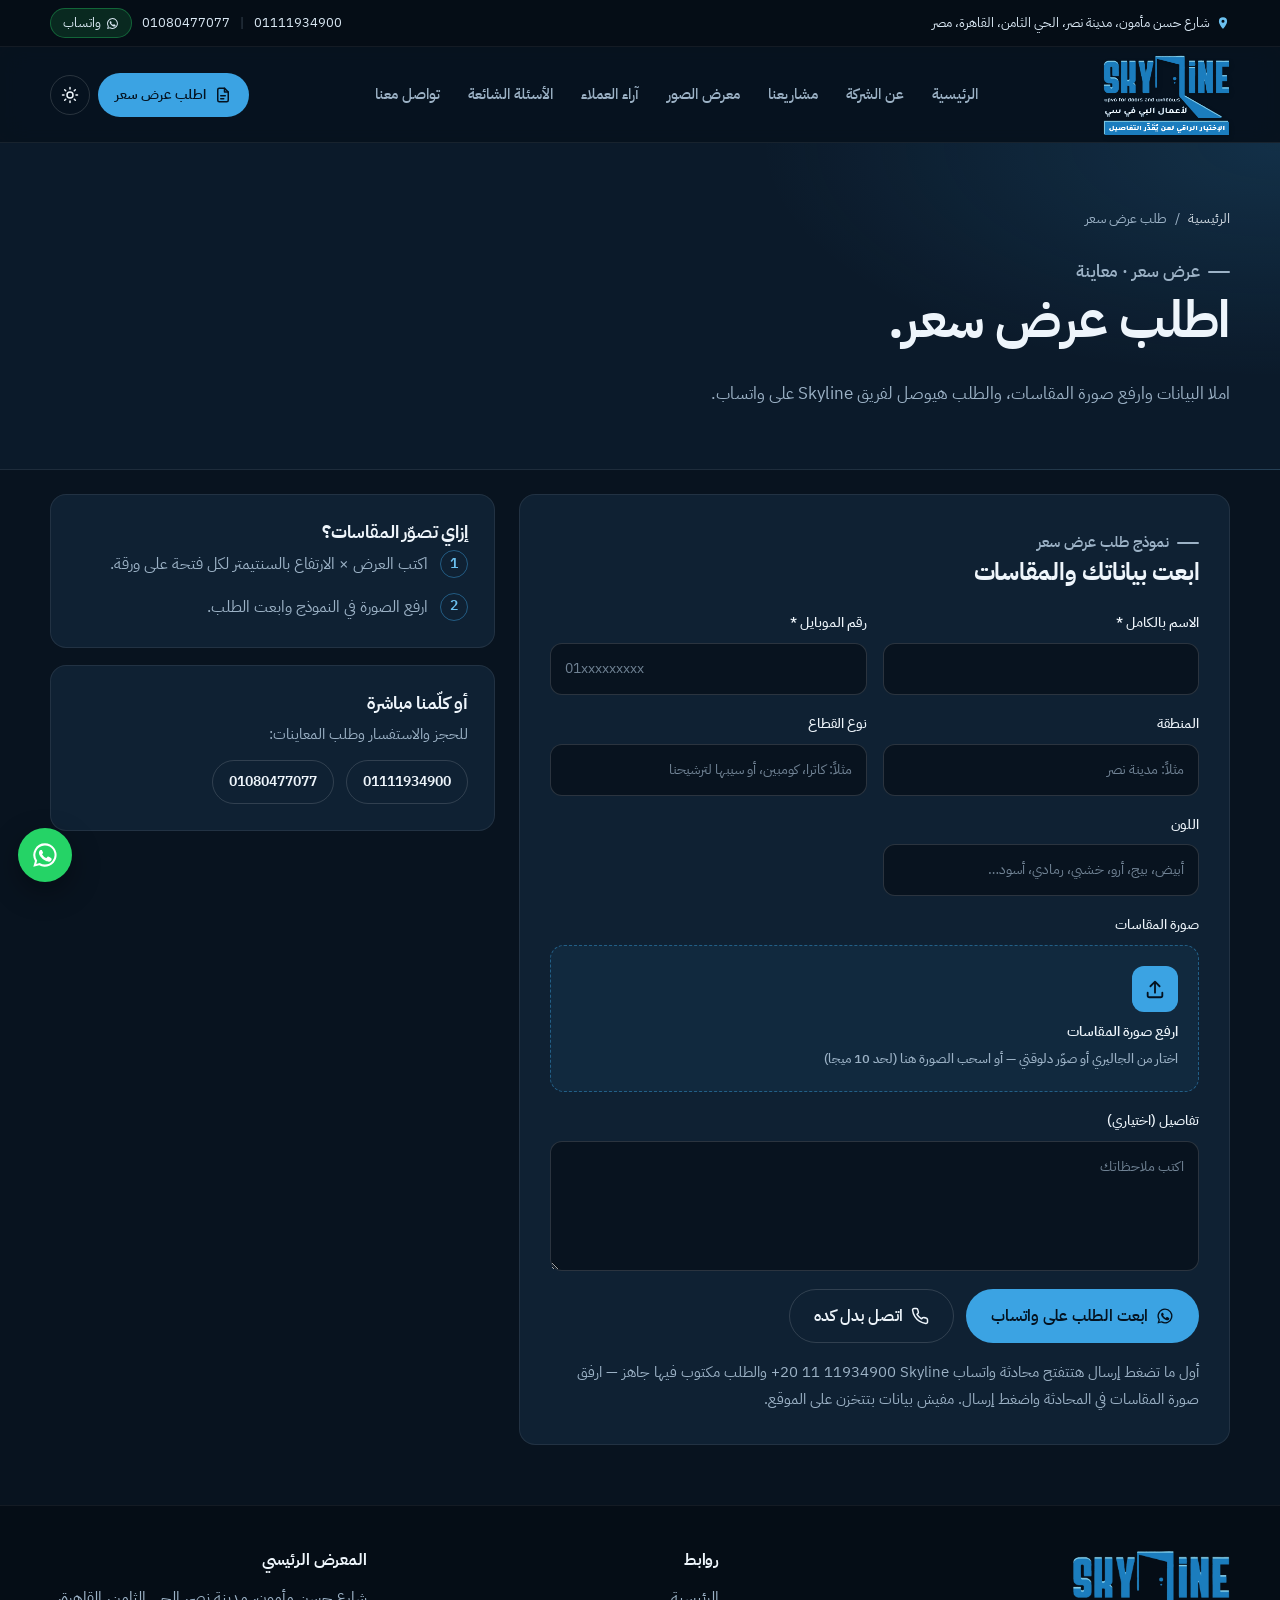
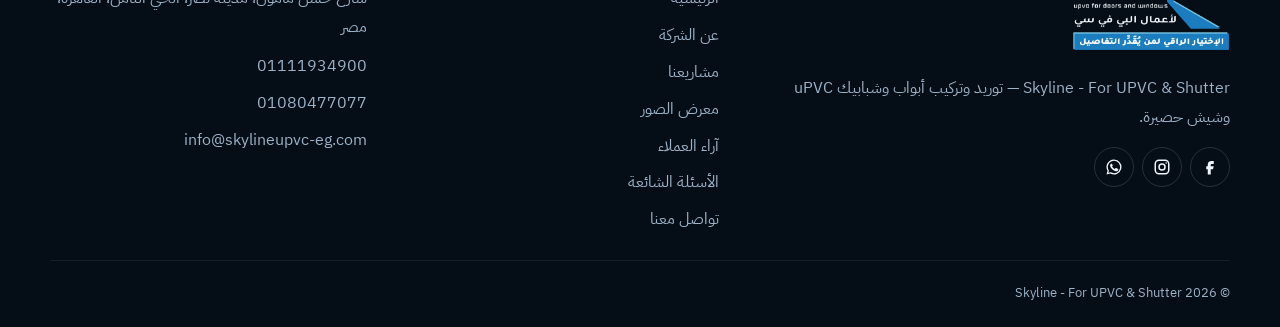
<file: quote.html>
<!doctype html>
<html lang="ar-EG" dir="rtl">
<head>
<meta charset="utf-8">
<meta name="viewport" content="width=device-width, initial-scale=1">
<title>اطلب عرض سعر شبابيك وأبواب uPVC | Skyline سكاي لاين</title>
<meta name="description" content="اطلب عرض سعر لشبابيك وأبواب uPVC وتقفيل البلكونات والشيش الحصيرة من Skyline — ابعت المقاسات وصورة المكان على واتساب.">
<meta name="keywords" content="شبابيك upvc, أبواب upvc, شبابيك يو بي في سي, شبابيك upvc مدينة نصر, شبابيك upvc القاهرة, تقفيل بلكونات, شيش حصيرة, شبابيك جرار, شبابيك بانوراما, سلك بليسيه, قطاع كومبين, قطاع كاترا, Skyline uPVC, سكاي لاين">
<meta name="robots" content="index, follow, max-image-preview:large">
<link rel="canonical" href="https://skylineupvc-eg.com/quote.html">
<meta name="theme-color" content="#08131f">
<meta name="geo.region" content="EG-C"><meta name="geo.placename" content="مدينة نصر، القاهرة"><meta name="geo.position" content="30.0587503;31.3565234"><meta name="ICBM" content="30.0587503, 31.3565234">
<meta property="og:type" content="website">
<meta property="og:locale" content="ar_EG">
<meta property="og:site_name" content="Skyline - For UPVC &amp; Shutter">
<meta property="og:title" content="اطلب عرض سعر شبابيك وأبواب uPVC | Skyline سكاي لاين">
<meta property="og:description" content="اطلب عرض سعر لشبابيك وأبواب uPVC وتقفيل البلكونات والشيش الحصيرة من Skyline — ابعت المقاسات وصورة المكان على واتساب.">
<meta property="og:url" content="https://skylineupvc-eg.com/quote.html">
<meta property="og:image" content="https://skylineupvc-eg.com/assets/og-image.jpg">
<meta property="og:image:width" content="1200"><meta property="og:image:height" content="630">
<meta name="twitter:card" content="summary_large_image">
<meta name="twitter:title" content="اطلب عرض سعر شبابيك وأبواب uPVC | Skyline سكاي لاين">
<meta name="twitter:description" content="اطلب عرض سعر لشبابيك وأبواب uPVC وتقفيل البلكونات والشيش الحصيرة من Skyline — ابعت المقاسات وصورة المكان على واتساب.">
<meta name="twitter:image" content="https://skylineupvc-eg.com/assets/og-image.jpg">
<link rel="icon" href="assets/favicon-skyline.svg" type="image/svg+xml">
<link rel="icon" href="assets/favicon-skyline-32.png" sizes="32x32" type="image/png">
<link rel="icon" href="assets/favicon-skyline-48.png" sizes="48x48" type="image/png">
<link rel="icon" href="assets/favicon-skyline-192.png" sizes="192x192" type="image/png">
<link rel="icon" href="assets/favicon-skyline-512.png" sizes="512x512" type="image/png">
<link rel="apple-touch-icon" href="assets/apple-touch-icon-skyline.png">
<link rel="preload" href="assets/fonts/ibm-plex-sans-arabic-arabic-400-normal.woff2" as="font" type="font/woff2" crossorigin>
<link rel="stylesheet" href="assets/css/style.css?v=1791757500">
<script>try{var t=localStorage.getItem("skyline-theme");if(t)document.documentElement.setAttribute("data-theme",t)}catch(e){}</script>

<script>if(/\/index\.html$/.test(location.pathname)&&location.protocol!=="file:")history.replaceState(null,"",location.pathname.replace(/index\.html$/,"")+location.search+location.hash);</script>
</head>
<body>
<a class="skip" href="#main">تخطَّ إلى المحتوى</a>
<div class="topbar"><div class="container">
  <a class="topbar-loc" href="https://www.google.com/maps/place/%D9%84%D9%84%D8%A3%D8%A8%D9%88%D8%A7%D8%A8+%D9%88+%D8%A7%D9%84%D8%B4%D8%A8%D8%A7%D8%A8%D9%8A%D9%83+%D9%88+%D8%B4%D9%8A%D8%B4+%D8%A7%D9%84%D8%AD%D8%B5%D9%8A%D8%B1%D8%A9+_+Skyline+Upvc%E2%80%AD/@30.0587549,31.3539485,17z/data=!3m1!4b1!4m6!3m5!1s0x14583d00382c9361:0x3967d6e4ac025f7!8m2!3d30.0587503!4d31.3565234!16s%2Fg%2F11xrl8lt_v" target="_blank" rel="noopener" title="افتح العنوان على خرائط جوجل"><svg viewBox="0 0 24 24" fill="currentColor" aria-hidden="true"><path d="M12 2a7 7 0 0 0-7 7c0 5.2 6.1 12.2 6.4 12.5a.8.8 0 0 0 1.2 0C12.9 21.2 19 14.2 19 9a7 7 0 0 0-7-7Zm0 9.6A2.6 2.6 0 1 1 12 6.4a2.6 2.6 0 0 1 0 5.2Z"/></svg>شارع حسن مأمون، مدينة نصر، الحي الثامن، القاهرة، مصر</a>
  <span class="topbar-links"><a href="tel:+201111934900" dir="ltr">01111934900</a><span aria-hidden="true">|</span><a href="tel:+201080477077" dir="ltr">01080477077</a><a class="topbar-pill" href="https://wa.me/201111934900" target="_blank" rel="noopener"><svg viewBox="0 0 24 24" fill="currentColor" aria-hidden="true"><path d="M12 2a10 10 0 0 0-8.6 15.1L2 22l5-1.3A10 10 0 1 0 12 2Zm0 18.2a8.2 8.2 0 0 1-4.2-1.1l-.3-.2-3 .8.8-2.9-.2-.3A8.2 8.2 0 1 1 12 20.2Zm4.5-6.1c-.2-.1-1.5-.7-1.7-.8-.2-.1-.4-.1-.6.1l-.8 1c-.1.2-.3.2-.5.1a6.7 6.7 0 0 1-3.3-2.9c-.3-.4.2-.4.7-1.3.1-.2 0-.3 0-.4l-.8-1.8c-.2-.5-.4-.4-.6-.4h-.5a1 1 0 0 0-.7.3 3 3 0 0 0-.9 2.2 5.2 5.2 0 0 0 1.1 2.8 11.9 11.9 0 0 0 4.6 4c1.7.7 2.4.8 3.2.7a2.8 2.8 0 0 0 1.8-1.3 2.3 2.3 0 0 0 .2-1.3c-.1-.1-.3-.2-.5-.3Z"/></svg>واتساب</a></span>
</div></div>
<header class="site-header">
  <div class="container">
    <a class="brand" href="./" aria-label="Skyline — الصفحة الرئيسية"><img class="logo-light" src="assets/logo-tagline.png" alt="Skyline — upvc for doors and windows — لاعمال البي في سي — باب وشباك — الإختيار الراقي لمن يُقَدِّر التفاصيل" width="896" height="629"><img class="logo-dark" src="assets/logo-tagline-dark.png" alt="" aria-hidden="true" width="896" height="629"></a>
    <nav class="nav" id="nav" aria-label="القائمة الرئيسية"><a href="./">الرئيسية</a><a href="./#about">عن الشركة</a><a href="projects.html">مشاريعنا</a><a href="gallery.html">معرض الصور</a><a href="reviews.html">آراء العملاء</a><a href="./#faq">الأسئلة الشائعة</a><a href="contact.html">تواصل معنا</a></nav>
    <div class="header-actions">
      <a class="btn btn-primary btn-sm" href="quote.html"><svg viewBox="0 0 24 24" fill="none" stroke="currentColor" stroke-width="2" stroke-linecap="round" stroke-linejoin="round" aria-hidden="true"><path d="M14 3H7a2 2 0 0 0-2 2v14a2 2 0 0 0 2 2h10a2 2 0 0 0 2-2V8z"/><path d="M14 3v5h5"/><path d="M9 13h6M9 17h4"/></svg>اطلب عرض سعر</a>
      <button class="icon-btn theme-toggle" type="button" aria-label="تبديل الوضع الداكن"><svg class="sun" viewBox="0 0 24 24" fill="none" stroke="currentColor" stroke-width="2" stroke-linecap="round" aria-hidden="true"><circle cx="12" cy="12" r="4"/><path d="M12 2v2M12 20v2M4.9 4.9l1.4 1.4M17.7 17.7l1.4 1.4M2 12h2M20 12h2M4.9 19.1l1.4-1.4M17.7 6.3l1.4-1.4"/></svg><svg class="moon" viewBox="0 0 24 24" fill="none" stroke="currentColor" stroke-width="2" stroke-linecap="round" stroke-linejoin="round" aria-hidden="true"><path d="M21 12.8A9 9 0 1 1 11.2 3a7 7 0 0 0 9.8 9.8Z"/></svg></button>
      <button class="icon-btn menu-toggle" type="button" aria-label="فتح القائمة" aria-expanded="false" aria-controls="nav"><svg viewBox="0 0 24 24" fill="none" stroke="currentColor" stroke-width="2" stroke-linecap="round" aria-hidden="true"><path d="M4 7h16M4 12h16M4 17h16"/></svg></button>
    </div>
  </div>
</header>
<main id="main">
<section class="page-hero"><div class="container">
  <nav class="crumbs reveal" aria-label="مسار الصفحة"><a href="./">الرئيسية</a><span>/</span><span>طلب عرض سعر</span></nav>
  <p class="eyebrow reveal">عرض سعر · معاينة</p><h1 class="reveal reveal-d1">اطلب عرض سعر.</h1><p class="reveal reveal-d2">املا البيانات وارفع صورة المقاسات، والطلب هيوصل لفريق Skyline على واتساب.</p>
</div></section>
<section class="section" style="padding-top:24px">
  <div class="container quote-grid">
    <form class="card request-form reveal" id="wa-form" novalidate>
      <p class="eyebrow">نموذج طلب عرض سعر</p>
      <h2>ابعت بياناتك والمقاسات</h2>
      <div class="form-grid">
        <label>الاسم بالكامل *<input name="name" required autocomplete="name"></label>
        <label>رقم الموبايل *<input name="phone" type="tel" required inputmode="tel" autocomplete="tel" dir="ltr" maxlength="16" placeholder="01xxxxxxxxx"></label>
        <label>المنطقة<input name="area" placeholder="مثلاً: مدينة نصر"></label>
        <label>نوع القطاع<input name="profile" placeholder="مثلاً: كاترا، كومبين، أو سيبها لترشيحنا"></label>
        <label>اللون<input name="color" placeholder="أبيض، بيج، أرو، خشبي، رمادي، أسود…"></label>
        <div class="full upload-field">
          <span class="upload-label">صورة المقاسات</span>
          <label class="dropzone" id="dropzone">
            <input type="file" name="photo" id="photo" accept="image/*">
            <span class="dz-icon"><svg viewBox="0 0 24 24" fill="none" stroke="currentColor" stroke-width="2" stroke-linecap="round" stroke-linejoin="round" aria-hidden="true"><path d="M12 16V4M7 9l5-5 5 5"/><path d="M4 16v3a2 2 0 0 0 2 2h12a2 2 0 0 0 2-2v-3"/></svg></span>
            <span class="dz-text"><strong>ارفع صورة المقاسات</strong><span>اختار من الجاليري أو صوّر دلوقتي — أو اسحب الصورة هنا (لحد 10 ميجا)</span></span>
          </label>
          <div class="upload-preview" id="upload-preview" hidden>
            <img alt="معاينة صورة المقاسات" id="preview-img">
            <div><strong id="preview-name"></strong><span class="muted" id="preview-size"></span></div>
            <button type="button" class="icon-btn" id="remove-photo" aria-label="إزالة الصورة"><svg viewBox="0 0 24 24" fill="none" stroke="currentColor" stroke-width="2" stroke-linecap="round" aria-hidden="true"><path d="M6 6l12 12M18 6 6 18"/></svg></button>
          </div>
        </div>
        <label class="full">تفاصيل (اختياري)<textarea name="details" rows="4" placeholder="اكتب ملاحظاتك"></textarea></label>
      </div>
      <p class="form-error" id="wa-error" role="alert" hidden></p>
      <div class="form-success" id="wa-success" role="status" hidden></div>
      <div class="hero-actions"><button class="btn btn-primary" type="submit"><svg viewBox="0 0 24 24" fill="currentColor" aria-hidden="true"><path d="M12 2a10 10 0 0 0-8.6 15.1L2 22l5-1.3A10 10 0 1 0 12 2Zm0 18.2a8.2 8.2 0 0 1-4.2-1.1l-.3-.2-3 .8.8-2.9-.2-.3A8.2 8.2 0 1 1 12 20.2Zm4.5-6.1c-.2-.1-1.5-.7-1.7-.8-.2-.1-.4-.1-.6.1l-.8 1c-.1.2-.3.2-.5.1a6.7 6.7 0 0 1-3.3-2.9c-.3-.4.2-.4.7-1.3.1-.2 0-.3 0-.4l-.8-1.8c-.2-.5-.4-.4-.6-.4h-.5a1 1 0 0 0-.7.3 3 3 0 0 0-.9 2.2 5.2 5.2 0 0 0 1.1 2.8 11.9 11.9 0 0 0 4.6 4c1.7.7 2.4.8 3.2.7a2.8 2.8 0 0 0 1.8-1.3 2.3 2.3 0 0 0 .2-1.3c-.1-.1-.3-.2-.5-.3Z"/></svg>ابعت الطلب على واتساب</button><a class="btn btn-ghost" href="tel:+201111934900"><svg viewBox="0 0 24 24" fill="none" stroke="currentColor" stroke-width="2" stroke-linecap="round" stroke-linejoin="round" aria-hidden="true"><path d="M22 16.9v3a2 2 0 0 1-2.2 2 19.8 19.8 0 0 1-8.6-3.1 19.5 19.5 0 0 1-6-6A19.8 19.8 0 0 1 2.1 4.2 2 2 0 0 1 4.1 2h3a2 2 0 0 1 2 1.7c.1.9.4 1.8.7 2.7a2 2 0 0 1-.5 2.1L8 9.8a16 16 0 0 0 6 6l1.3-1.3a2 2 0 0 1 2.1-.4c.9.3 1.8.6 2.7.7a2 2 0 0 1 1.7 2Z"/></svg>اتصل بدل كده</a></div>
      <p class="note">أول ما تضغط إرسال هتتفتح محادثة واتساب Skyline <span dir="ltr">+20 11 11934900</span> والطلب مكتوب فيها جاهز — ارفق صورة المقاسات في المحادثة واضغط إرسال. مفيش بيانات بتتخزن على الموقع.</p>
    </form>

    <aside class="quote-side">
      <div class="card reveal reveal-d1"><h3>إزاي تصوّر المقاسات؟</h3><ul class="steps-list"><li><span>1</span>اكتب العرض × الارتفاع بالسنتيمتر لكل فتحة على ورقة.</li><li><span>2</span>ارفع الصورة في النموذج وابعت الطلب.</li></ul></div>
      <div class="card reveal reveal-d2"><h3>أو كلّمنا مباشرة</h3><p class="muted" style="margin-bottom:12px">للحجز والاستفسار وطلب المعاينات:</p><div class="hero-actions"><a class="btn btn-ghost btn-sm" href="tel:+201111934900" dir="ltr">01111934900</a><a class="btn btn-ghost btn-sm" href="tel:+201080477077" dir="ltr">01080477077</a></div></div>
    </aside>
  </div>
</section>
</main>
<footer class="site-footer">
  <div class="container">
    <div class="footer-grid">
      <div>
        <a class="brand" href="./" aria-label="Skyline — الصفحة الرئيسية"><img class="logo-light" src="assets/logo-tagline.png" alt="Skyline — upvc for doors and windows — لاعمال البي في سي — باب وشباك — الإختيار الراقي لمن يُقَدِّر التفاصيل" width="896" height="629"><img class="logo-dark" src="assets/logo-tagline-dark.png" alt="" aria-hidden="true" width="896" height="629"></a>
        <p class="muted" style="margin:14px 0 0">Skyline - For UPVC &amp; Shutter — توريد وتركيب أبواب وشبابيك uPVC وشيش حصيرة.</p>
        <div class="socials">
          <a class="icon-btn" href="https://www.facebook.com/skylineupvcwindow" target="_blank" rel="noopener" aria-label="فيسبوك"><svg viewBox="0 0 24 24" fill="currentColor" aria-hidden="true"><path d="M14 8h3V4h-3a5 5 0 0 0-5 5v2H7v4h2v7h4v-7h3l1-4h-4V9a1 1 0 0 1 1-1Z"/></svg></a>
          <a class="icon-btn" href="https://www.instagram.com/skylinepvc" target="_blank" rel="noopener" aria-label="إنستجرام"><svg viewBox="0 0 24 24" fill="none" stroke="currentColor" stroke-width="2" aria-hidden="true"><rect x="3" y="3" width="18" height="18" rx="5"/><circle cx="12" cy="12" r="4"/><circle cx="17.5" cy="6.5" r="1" fill="currentColor" stroke="none"/></svg></a>
          <a class="icon-btn" href="https://wa.me/201111934900" target="_blank" rel="noopener" aria-label="واتساب"><svg viewBox="0 0 24 24" fill="currentColor" aria-hidden="true"><path d="M12 2a10 10 0 0 0-8.6 15.1L2 22l5-1.3A10 10 0 1 0 12 2Zm0 18.2a8.2 8.2 0 0 1-4.2-1.1l-.3-.2-3 .8.8-2.9-.2-.3A8.2 8.2 0 1 1 12 20.2Zm4.5-6.1c-.2-.1-1.5-.7-1.7-.8-.2-.1-.4-.1-.6.1l-.8 1c-.1.2-.3.2-.5.1a6.7 6.7 0 0 1-3.3-2.9c-.3-.4.2-.4.7-1.3.1-.2 0-.3 0-.4l-.8-1.8c-.2-.5-.4-.4-.6-.4h-.5a1 1 0 0 0-.7.3 3 3 0 0 0-.9 2.2 5.2 5.2 0 0 0 1.1 2.8 11.9 11.9 0 0 0 4.6 4c1.7.7 2.4.8 3.2.7a2.8 2.8 0 0 0 1.8-1.3 2.3 2.3 0 0 0 .2-1.3c-.1-.1-.3-.2-.5-.3Z"/></svg></a>
        </div>
      </div>
      <div><h4>روابط</h4><ul><li><a href="./">الرئيسية</a></li><li><a href="./#about">عن الشركة</a></li><li><a href="projects.html">مشاريعنا</a></li><li><a href="gallery.html">معرض الصور</a></li><li><a href="reviews.html">آراء العملاء</a></li><li><a href="./#faq">الأسئلة الشائعة</a></li><li><a href="contact.html">تواصل معنا</a></li></ul></div>
      <div>
        <h4>المعرض الرئيسي</h4>
        <p style="margin:0 0 10px"><a href="https://www.google.com/maps/place/%D9%84%D9%84%D8%A3%D8%A8%D9%88%D8%A7%D8%A8+%D9%88+%D8%A7%D9%84%D8%B4%D8%A8%D8%A7%D8%A8%D9%8A%D9%83+%D9%88+%D8%B4%D9%8A%D8%B4+%D8%A7%D9%84%D8%AD%D8%B5%D9%8A%D8%B1%D8%A9+_+Skyline+Upvc%E2%80%AD/@30.0587549,31.3539485,17z/data=!3m1!4b1!4m6!3m5!1s0x14583d00382c9361:0x3967d6e4ac025f7!8m2!3d30.0587503!4d31.3565234!16s%2Fg%2F11xrl8lt_v" target="_blank" rel="noopener" title="افتح العنوان على خرائط جوجل">شارع حسن مأمون، مدينة نصر، الحي الثامن، القاهرة، مصر</a></p>
        <ul>
          <li><a href="tel:+201111934900" dir="ltr">01111934900</a></li>
          <li><a href="tel:+201080477077" dir="ltr">01080477077</a></li>
          <li><a href="mailto:info@skylineupvc-eg.com" dir="ltr">info@skylineupvc-eg.com</a></li>
        </ul>
      </div>
    </div>
    <div class="footer-bottom">
      <span>© <span id="y">2026</span> Skyline - For UPVC &amp; Shutter</span>
    </div>
  </div>
</footer>
<a class="wa-float" href="https://wa.me/201111934900" target="_blank" rel="noopener" aria-label="تواصل عبر واتساب"><svg viewBox="0 0 24 24" fill="currentColor" aria-hidden="true"><path d="M12 2a10 10 0 0 0-8.6 15.1L2 22l5-1.3A10 10 0 1 0 12 2Zm0 18.2a8.2 8.2 0 0 1-4.2-1.1l-.3-.2-3 .8.8-2.9-.2-.3A8.2 8.2 0 1 1 12 20.2Zm4.5-6.1c-.2-.1-1.5-.7-1.7-.8-.2-.1-.4-.1-.6.1l-.8 1c-.1.2-.3.2-.5.1a6.7 6.7 0 0 1-3.3-2.9c-.3-.4.2-.4.7-1.3.1-.2 0-.3 0-.4l-.8-1.8c-.2-.5-.4-.4-.6-.4h-.5a1 1 0 0 0-.7.3 3 3 0 0 0-.9 2.2 5.2 5.2 0 0 0 1.1 2.8 11.9 11.9 0 0 0 4.6 4c1.7.7 2.4.8 3.2.7a2.8 2.8 0 0 0 1.8-1.3 2.3 2.3 0 0 0 .2-1.3c-.1-.1-.3-.2-.5-.3Z"/></svg></a>
<script src="assets/js/projects-data.js?v=1791757500"></script>
<script src="assets/js/main.js?v=1791757500"></script>
<script>document.getElementById("y").textContent=new Date().getFullYear()</script>
</body>
</html>
</file>
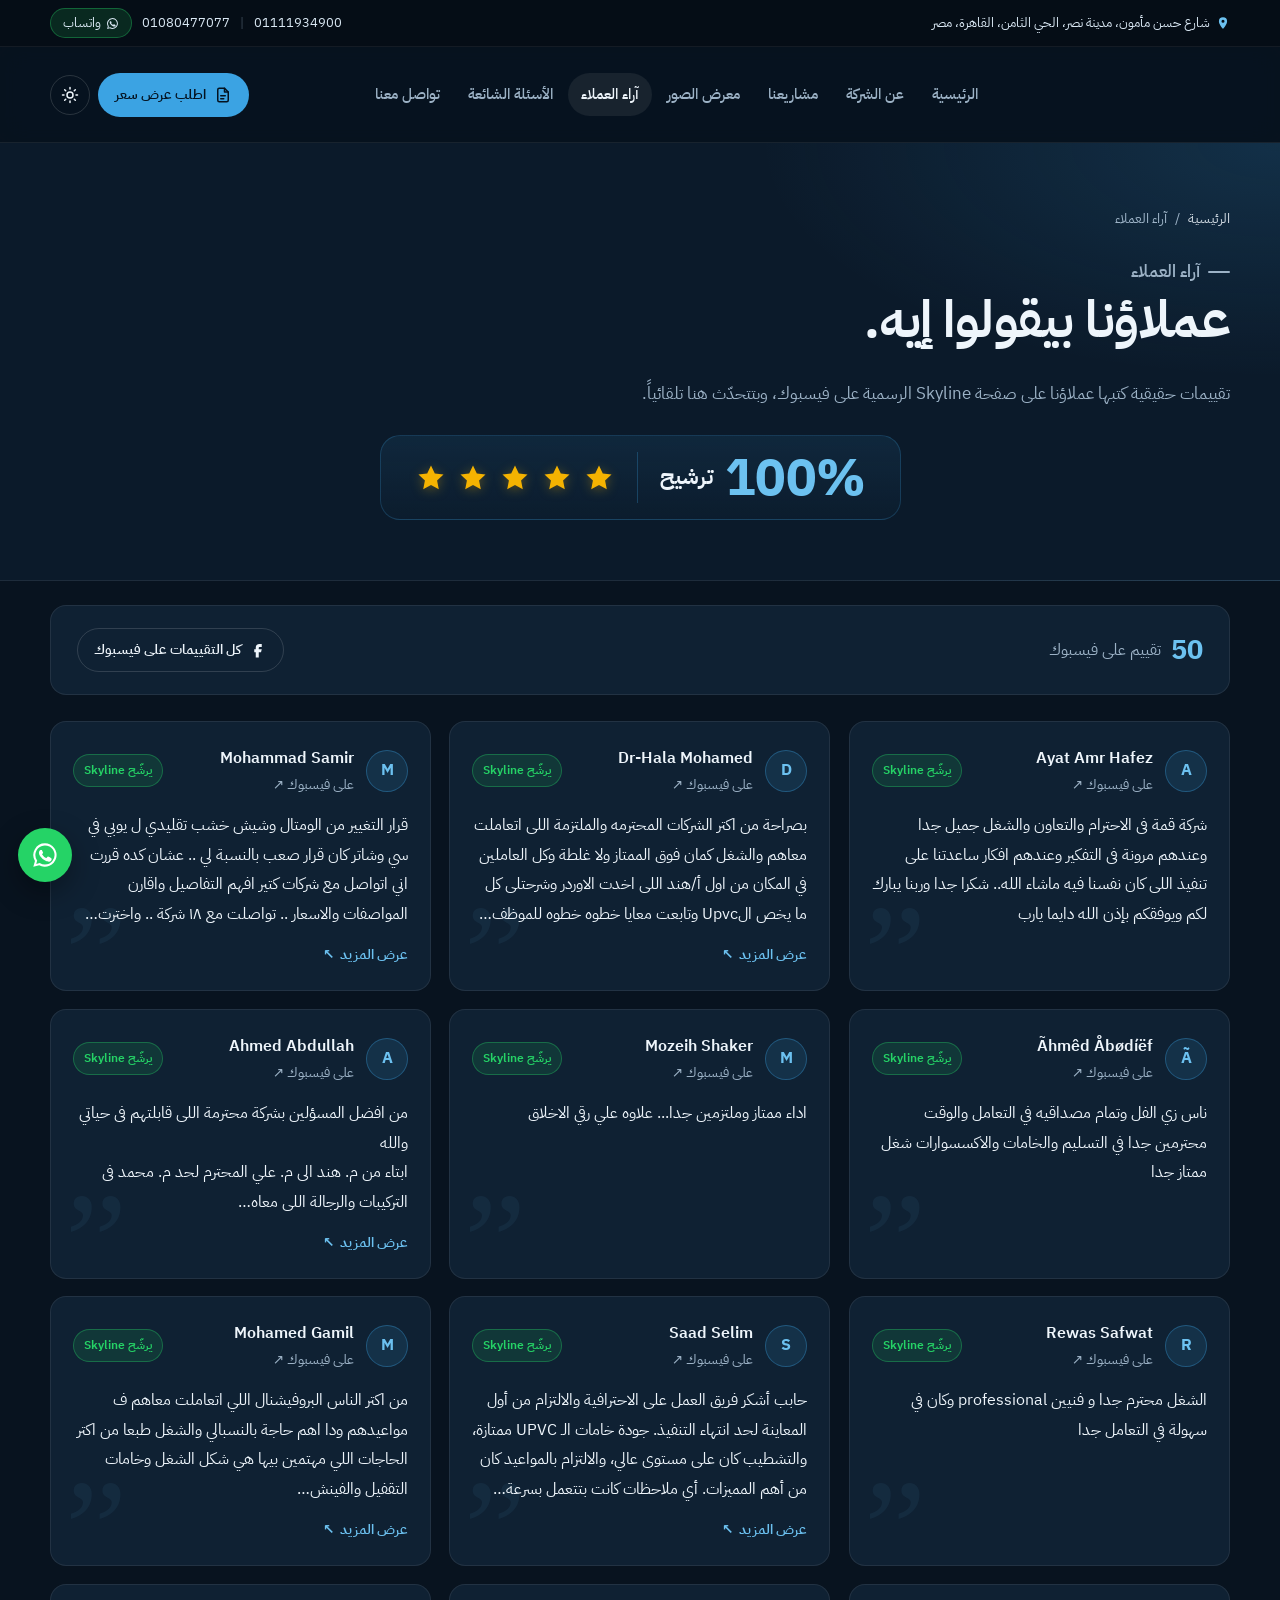
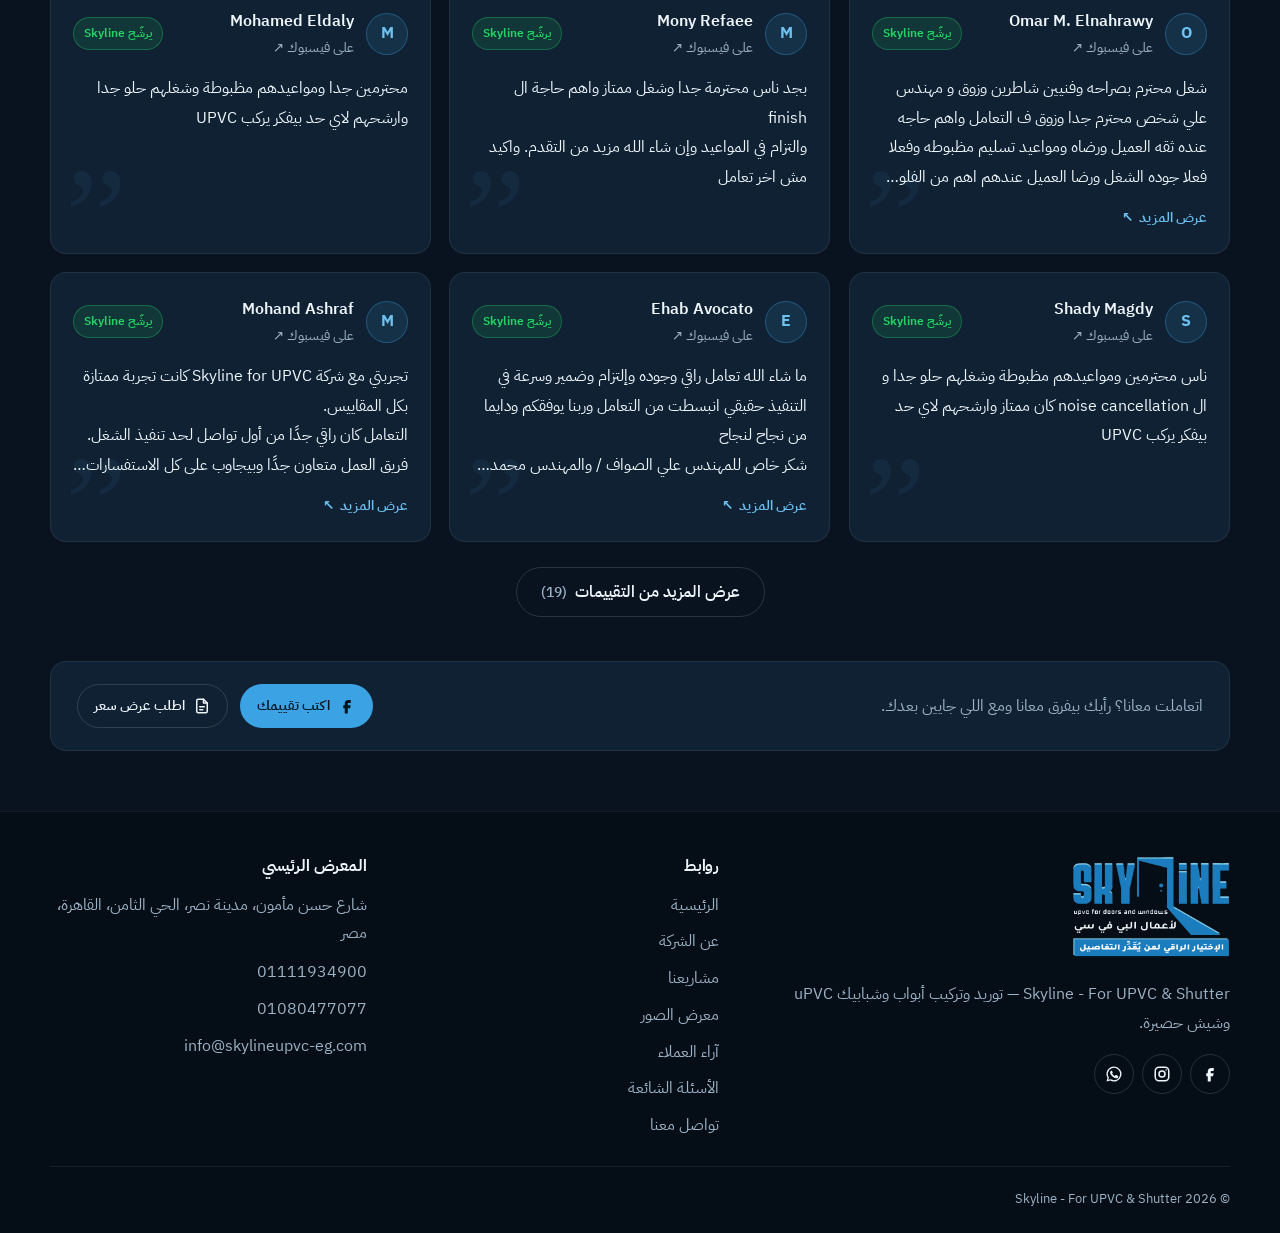
<file: reviews.html>
<!doctype html>
<html lang="ar-EG" dir="rtl">
<head>
<meta charset="utf-8">
<meta name="viewport" content="width=device-width, initial-scale=1">
<title>آراء العملاء في شبابيك وأبواب uPVC | Skyline سكاي لاين</title>
<meta name="description" content="تقييمات وآراء عملاء Skyline الحقيقية من صفحة فيسبوك الرسمية — شبابيك وأبواب uPVC وتقفيل بلكونات وشيش حصيرة.">
<meta name="keywords" content="شبابيك upvc, أبواب upvc, شبابيك يو بي في سي, شبابيك upvc مدينة نصر, شبابيك upvc القاهرة, تقفيل بلكونات, شيش حصيرة, شبابيك جرار, شبابيك بانوراما, سلك بليسيه, قطاع كومبين, قطاع كاترا, Skyline uPVC, سكاي لاين">
<meta name="robots" content="index, follow, max-image-preview:large">
<link rel="canonical" href="https://skylineupvc-eg.com/reviews.html">
<meta name="theme-color" content="#08131f">
<meta name="geo.region" content="EG-C"><meta name="geo.placename" content="مدينة نصر، القاهرة"><meta name="geo.position" content="30.0587503;31.3565234"><meta name="ICBM" content="30.0587503, 31.3565234">
<meta property="og:type" content="website">
<meta property="og:locale" content="ar_EG">
<meta property="og:site_name" content="Skyline - For UPVC &amp; Shutter">
<meta property="og:title" content="آراء العملاء في شبابيك وأبواب uPVC | Skyline سكاي لاين">
<meta property="og:description" content="تقييمات وآراء عملاء Skyline الحقيقية من صفحة فيسبوك الرسمية — شبابيك وأبواب uPVC وتقفيل بلكونات وشيش حصيرة.">
<meta property="og:url" content="https://skylineupvc-eg.com/reviews.html">
<meta property="og:image" content="https://skylineupvc-eg.com/assets/og-image.jpg">
<meta property="og:image:width" content="1200"><meta property="og:image:height" content="630">
<meta name="twitter:card" content="summary_large_image">
<meta name="twitter:title" content="آراء العملاء في شبابيك وأبواب uPVC | Skyline سكاي لاين">
<meta name="twitter:description" content="تقييمات وآراء عملاء Skyline الحقيقية من صفحة فيسبوك الرسمية — شبابيك وأبواب uPVC وتقفيل بلكونات وشيش حصيرة.">
<meta name="twitter:image" content="https://skylineupvc-eg.com/assets/og-image.jpg">
<link rel="icon" href="assets/favicon-skyline.svg" type="image/svg+xml">
<link rel="icon" href="assets/favicon-skyline-32.png" sizes="32x32" type="image/png">
<link rel="icon" href="assets/favicon-skyline-48.png" sizes="48x48" type="image/png">
<link rel="icon" href="assets/favicon-skyline-192.png" sizes="192x192" type="image/png">
<link rel="icon" href="assets/favicon-skyline-512.png" sizes="512x512" type="image/png">
<link rel="apple-touch-icon" href="assets/apple-touch-icon-skyline.png">
<link rel="preload" href="assets/fonts/ibm-plex-sans-arabic-arabic-400-normal.woff2" as="font" type="font/woff2" crossorigin>
<link rel="stylesheet" href="assets/css/style.css?v=1791752718">
<script>try{var t=localStorage.getItem("skyline-theme");if(t)document.documentElement.setAttribute("data-theme",t)}catch(e){}</script>

<script>if(/\/index\.html$/.test(location.pathname)&&location.protocol!=="file:")history.replaceState(null,"",location.pathname.replace(/index\.html$/,"")+location.search+location.hash);</script>
</head>
<body>
<a class="skip" href="#main">تخطَّ إلى المحتوى</a>
<div class="topbar"><div class="container">
  <a class="topbar-loc" href="https://www.google.com/maps/place/%D9%84%D9%84%D8%A3%D8%A8%D9%88%D8%A7%D8%A8+%D9%88+%D8%A7%D9%84%D8%B4%D8%A8%D8%A7%D8%A8%D9%8A%D9%83+%D9%88+%D8%B4%D9%8A%D8%B4+%D8%A7%D9%84%D8%AD%D8%B5%D9%8A%D8%B1%D8%A9+_+Skyline+Upvc%E2%80%AD/@30.0587549,31.3539485,17z/data=!3m1!4b1!4m6!3m5!1s0x14583d00382c9361:0x3967d6e4ac025f7!8m2!3d30.0587503!4d31.3565234!16s%2Fg%2F11xrl8lt_v" target="_blank" rel="noopener" title="افتح العنوان على خرائط جوجل"><svg viewBox="0 0 24 24" fill="currentColor" aria-hidden="true"><path d="M12 2a7 7 0 0 0-7 7c0 5.2 6.1 12.2 6.4 12.5a.8.8 0 0 0 1.2 0C12.9 21.2 19 14.2 19 9a7 7 0 0 0-7-7Zm0 9.6A2.6 2.6 0 1 1 12 6.4a2.6 2.6 0 0 1 0 5.2Z"/></svg>شارع حسن مأمون، مدينة نصر، الحي الثامن، القاهرة، مصر</a>
  <span class="topbar-links"><a href="tel:+201111934900" dir="ltr">01111934900</a><span aria-hidden="true">|</span><a href="tel:+201080477077" dir="ltr">01080477077</a><a class="topbar-pill" href="https://wa.me/201111934900" target="_blank" rel="noopener"><svg viewBox="0 0 24 24" fill="currentColor" aria-hidden="true"><path d="M12 2a10 10 0 0 0-8.6 15.1L2 22l5-1.3A10 10 0 1 0 12 2Zm0 18.2a8.2 8.2 0 0 1-4.2-1.1l-.3-.2-3 .8.8-2.9-.2-.3A8.2 8.2 0 1 1 12 20.2Zm4.5-6.1c-.2-.1-1.5-.7-1.7-.8-.2-.1-.4-.1-.6.1l-.8 1c-.1.2-.3.2-.5.1a6.7 6.7 0 0 1-3.3-2.9c-.3-.4.2-.4.7-1.3.1-.2 0-.3 0-.4l-.8-1.8c-.2-.5-.4-.4-.6-.4h-.5a1 1 0 0 0-.7.3 3 3 0 0 0-.9 2.2 5.2 5.2 0 0 0 1.1 2.8 11.9 11.9 0 0 0 4.6 4c1.7.7 2.4.8 3.2.7a2.8 2.8 0 0 0 1.8-1.3 2.3 2.3 0 0 0 .2-1.3c-.1-.1-.3-.2-.5-.3Z"/></svg>واتساب</a></span>
</div></div>
<header class="site-header">
  <div class="container">
    <a class="brand" href="./" aria-label="Skyline — الصفحة الرئيسية"><img class="logo-light" src="assets/logo-tagline.png" alt="Skyline — upvc for doors and windows — لاعمال البي في سي — باب وشباك — الإختيار الراقي لمن يُقَدِّر التفاصيل" width="896" height="629"><img class="logo-dark" src="assets/logo-tagline-dark.png" alt="" aria-hidden="true" width="896" height="629"></a>
    <nav class="nav" id="nav" aria-label="القائمة الرئيسية"><a href="./">الرئيسية</a><a href="./#about">عن الشركة</a><a href="projects.html">مشاريعنا</a><a href="gallery.html">معرض الصور</a><a href="reviews.html" aria-current="page">آراء العملاء</a><a href="./#faq">الأسئلة الشائعة</a><a href="contact.html">تواصل معنا</a></nav>
    <div class="header-actions">
      <a class="btn btn-primary btn-sm" href="quote.html"><svg viewBox="0 0 24 24" fill="none" stroke="currentColor" stroke-width="2" stroke-linecap="round" stroke-linejoin="round" aria-hidden="true"><path d="M14 3H7a2 2 0 0 0-2 2v14a2 2 0 0 0 2 2h10a2 2 0 0 0 2-2V8z"/><path d="M14 3v5h5"/><path d="M9 13h6M9 17h4"/></svg>اطلب عرض سعر</a>
      <button class="icon-btn theme-toggle" type="button" aria-label="تبديل الوضع الداكن"><svg class="sun" viewBox="0 0 24 24" fill="none" stroke="currentColor" stroke-width="2" stroke-linecap="round" aria-hidden="true"><circle cx="12" cy="12" r="4"/><path d="M12 2v2M12 20v2M4.9 4.9l1.4 1.4M17.7 17.7l1.4 1.4M2 12h2M20 12h2M4.9 19.1l1.4-1.4M17.7 6.3l1.4-1.4"/></svg><svg class="moon" viewBox="0 0 24 24" fill="none" stroke="currentColor" stroke-width="2" stroke-linecap="round" stroke-linejoin="round" aria-hidden="true"><path d="M21 12.8A9 9 0 1 1 11.2 3a7 7 0 0 0 9.8 9.8Z"/></svg></button>
      <button class="icon-btn menu-toggle" type="button" aria-label="فتح القائمة" aria-expanded="false" aria-controls="nav"><svg viewBox="0 0 24 24" fill="none" stroke="currentColor" stroke-width="2" stroke-linecap="round" aria-hidden="true"><path d="M4 7h16M4 12h16M4 17h16"/></svg></button>
    </div>
  </div>
</header>
<main id="main">
<section class="page-hero"><div class="container">
  <nav class="crumbs reveal" aria-label="مسار الصفحة"><a href="./">الرئيسية</a><span>/</span><span>آراء العملاء</span></nav>
  <p class="eyebrow reveal">آراء العملاء</p><h1 class="reveal reveal-d1">عملاؤنا بيقولوا إيه.</h1><p class="reveal reveal-d2">تقييمات حقيقية كتبها عملاؤنا على صفحة Skyline الرسمية على فيسبوك، وبتتحدّث هنا تلقائياً.</p>
  <div class="rv-hero-badge reveal reveal-d3" aria-label="100% من العملاء بيرشحوا Skyline"><p class="rv-hero-pct"><strong id="rv-pct-hero">100%</strong><span>ترشيح</span></p><div class="rv-arc" aria-hidden="true"><i style="--i:0"><svg viewBox="0 0 24 24" aria-hidden="true"><path d="M12 2.6l2.85 6 6.55.78-4.84 4.5 1.28 6.52L12 17.18 6.16 20.4l1.28-6.52L2.6 9.38l6.55-.78z"/></svg></i><i style="--i:1"><svg viewBox="0 0 24 24" aria-hidden="true"><path d="M12 2.6l2.85 6 6.55.78-4.84 4.5 1.28 6.52L12 17.18 6.16 20.4l1.28-6.52L2.6 9.38l6.55-.78z"/></svg></i><i style="--i:2"><svg viewBox="0 0 24 24" aria-hidden="true"><path d="M12 2.6l2.85 6 6.55.78-4.84 4.5 1.28 6.52L12 17.18 6.16 20.4l1.28-6.52L2.6 9.38l6.55-.78z"/></svg></i><i style="--i:3"><svg viewBox="0 0 24 24" aria-hidden="true"><path d="M12 2.6l2.85 6 6.55.78-4.84 4.5 1.28 6.52L12 17.18 6.16 20.4l1.28-6.52L2.6 9.38l6.55-.78z"/></svg></i><i style="--i:4"><svg viewBox="0 0 24 24" aria-hidden="true"><path d="M12 2.6l2.85 6 6.55.78-4.84 4.5 1.28 6.52L12 17.18 6.16 20.4l1.28-6.52L2.6 9.38l6.55-.78z"/></svg></i></div></div>
</div></section>
<section class="section" style="padding-top:24px">
  <div class="container">
    <div class="rv-summary reveal" id="rv-summary" hidden>
      <div class="rv-count"><strong id="rv-count">—</strong><span>تقييم على فيسبوك</span></div>
      <a class="btn btn-ghost btn-sm" href="https://www.facebook.com/skylineupvcwindow/reviews" target="_blank" rel="noopener"><svg viewBox="0 0 24 24" fill="currentColor" aria-hidden="true"><path d="M14 8h3V4h-3a5 5 0 0 0-5 5v2H7v4h2v7h4v-7h3l1-4h-4V9a1 1 0 0 1 1-1Z"/></svg>كل التقييمات على فيسبوك</a>
    </div>
    <div class="reviews-grid" id="reviews-grid" aria-live="polite"></div>
    <div class="rv-load" id="rv-load" hidden><button type="button" class="btn btn-ghost" id="rv-load-btn">عرض المزيد من التقييمات <span class="rv-load-n" id="rv-load-n"></span></button></div>
    <div class="rv-empty reveal" id="rv-empty" hidden>
      <span class="card-icon"><svg viewBox="0 0 24 24" fill="currentColor" aria-hidden="true"><path d="M14 8h3V4h-3a5 5 0 0 0-5 5v2H7v4h2v7h4v-7h3l1-4h-4V9a1 1 0 0 1 1-1Z"/></svg></span>
      <h2>التقييمات على صفحتنا في فيسبوك</h2>
      <p>اقرأ آراء عملائنا مباشرةً على صفحة Skyline الرسمية.</p>
      <a class="btn btn-primary btn-sm" href="https://www.facebook.com/skylineupvcwindow/reviews" target="_blank" rel="noopener"><svg viewBox="0 0 24 24" fill="currentColor" aria-hidden="true"><path d="M14 8h3V4h-3a5 5 0 0 0-5 5v2H7v4h2v7h4v-7h3l1-4h-4V9a1 1 0 0 1 1-1Z"/></svg>شوف التقييمات</a>
    </div>
    <div class="more-box reveal"><p>اتعاملت معانا؟ رأيك بيفرق معانا ومع اللي جايين بعدك.</p><div class="hero-actions"><a class="btn btn-primary btn-sm" href="https://www.facebook.com/skylineupvcwindow/reviews" target="_blank" rel="noopener"><svg viewBox="0 0 24 24" fill="currentColor" aria-hidden="true"><path d="M14 8h3V4h-3a5 5 0 0 0-5 5v2H7v4h2v7h4v-7h3l1-4h-4V9a1 1 0 0 1 1-1Z"/></svg>اكتب تقييمك</a><a class="btn btn-ghost btn-sm" href="quote.html"><svg viewBox="0 0 24 24" fill="none" stroke="currentColor" stroke-width="2" stroke-linecap="round" stroke-linejoin="round" aria-hidden="true"><path d="M14 3H7a2 2 0 0 0-2 2v14a2 2 0 0 0 2 2h10a2 2 0 0 0 2-2V8z"/><path d="M14 3v5h5"/><path d="M9 13h6M9 17h4"/></svg>اطلب عرض سعر</a></div></div>
  </div>
</section>
</main>
<footer class="site-footer">
  <div class="container">
    <div class="footer-grid">
      <div>
        <a class="brand" href="./" aria-label="Skyline — الصفحة الرئيسية"><img class="logo-light" src="assets/logo-tagline.png" alt="Skyline — upvc for doors and windows — لاعمال البي في سي — باب وشباك — الإختيار الراقي لمن يُقَدِّر التفاصيل" width="896" height="629"><img class="logo-dark" src="assets/logo-tagline-dark.png" alt="" aria-hidden="true" width="896" height="629"></a>
        <p class="muted" style="margin:14px 0 0">Skyline - For UPVC &amp; Shutter — توريد وتركيب أبواب وشبابيك uPVC وشيش حصيرة.</p>
        <div class="socials">
          <a class="icon-btn" href="https://www.facebook.com/skylineupvcwindow" target="_blank" rel="noopener" aria-label="فيسبوك"><svg viewBox="0 0 24 24" fill="currentColor" aria-hidden="true"><path d="M14 8h3V4h-3a5 5 0 0 0-5 5v2H7v4h2v7h4v-7h3l1-4h-4V9a1 1 0 0 1 1-1Z"/></svg></a>
          <a class="icon-btn" href="https://www.instagram.com/skylinepvc" target="_blank" rel="noopener" aria-label="إنستجرام"><svg viewBox="0 0 24 24" fill="none" stroke="currentColor" stroke-width="2" aria-hidden="true"><rect x="3" y="3" width="18" height="18" rx="5"/><circle cx="12" cy="12" r="4"/><circle cx="17.5" cy="6.5" r="1" fill="currentColor" stroke="none"/></svg></a>
          <a class="icon-btn" href="https://wa.me/201111934900" target="_blank" rel="noopener" aria-label="واتساب"><svg viewBox="0 0 24 24" fill="currentColor" aria-hidden="true"><path d="M12 2a10 10 0 0 0-8.6 15.1L2 22l5-1.3A10 10 0 1 0 12 2Zm0 18.2a8.2 8.2 0 0 1-4.2-1.1l-.3-.2-3 .8.8-2.9-.2-.3A8.2 8.2 0 1 1 12 20.2Zm4.5-6.1c-.2-.1-1.5-.7-1.7-.8-.2-.1-.4-.1-.6.1l-.8 1c-.1.2-.3.2-.5.1a6.7 6.7 0 0 1-3.3-2.9c-.3-.4.2-.4.7-1.3.1-.2 0-.3 0-.4l-.8-1.8c-.2-.5-.4-.4-.6-.4h-.5a1 1 0 0 0-.7.3 3 3 0 0 0-.9 2.2 5.2 5.2 0 0 0 1.1 2.8 11.9 11.9 0 0 0 4.6 4c1.7.7 2.4.8 3.2.7a2.8 2.8 0 0 0 1.8-1.3 2.3 2.3 0 0 0 .2-1.3c-.1-.1-.3-.2-.5-.3Z"/></svg></a>
        </div>
      </div>
      <div><h4>روابط</h4><ul><li><a href="./">الرئيسية</a></li><li><a href="./#about">عن الشركة</a></li><li><a href="projects.html">مشاريعنا</a></li><li><a href="gallery.html">معرض الصور</a></li><li><a href="reviews.html">آراء العملاء</a></li><li><a href="./#faq">الأسئلة الشائعة</a></li><li><a href="contact.html">تواصل معنا</a></li></ul></div>
      <div>
        <h4>المعرض الرئيسي</h4>
        <p style="margin:0 0 10px"><a href="https://www.google.com/maps/place/%D9%84%D9%84%D8%A3%D8%A8%D9%88%D8%A7%D8%A8+%D9%88+%D8%A7%D9%84%D8%B4%D8%A8%D8%A7%D8%A8%D9%8A%D9%83+%D9%88+%D8%B4%D9%8A%D8%B4+%D8%A7%D9%84%D8%AD%D8%B5%D9%8A%D8%B1%D8%A9+_+Skyline+Upvc%E2%80%AD/@30.0587549,31.3539485,17z/data=!3m1!4b1!4m6!3m5!1s0x14583d00382c9361:0x3967d6e4ac025f7!8m2!3d30.0587503!4d31.3565234!16s%2Fg%2F11xrl8lt_v" target="_blank" rel="noopener" title="افتح العنوان على خرائط جوجل">شارع حسن مأمون، مدينة نصر، الحي الثامن، القاهرة، مصر</a></p>
        <ul>
          <li><a href="tel:+201111934900" dir="ltr">01111934900</a></li>
          <li><a href="tel:+201080477077" dir="ltr">01080477077</a></li>
          <li><a href="mailto:info@skylineupvc-eg.com" dir="ltr">info@skylineupvc-eg.com</a></li>
        </ul>
      </div>
    </div>
    <div class="footer-bottom">
      <span>© <span id="y">2026</span> Skyline - For UPVC &amp; Shutter</span>
    </div>
  </div>
</footer>
<a class="wa-float" href="https://wa.me/201111934900" target="_blank" rel="noopener" aria-label="تواصل عبر واتساب"><svg viewBox="0 0 24 24" fill="currentColor" aria-hidden="true"><path d="M12 2a10 10 0 0 0-8.6 15.1L2 22l5-1.3A10 10 0 1 0 12 2Zm0 18.2a8.2 8.2 0 0 1-4.2-1.1l-.3-.2-3 .8.8-2.9-.2-.3A8.2 8.2 0 1 1 12 20.2Zm4.5-6.1c-.2-.1-1.5-.7-1.7-.8-.2-.1-.4-.1-.6.1l-.8 1c-.1.2-.3.2-.5.1a6.7 6.7 0 0 1-3.3-2.9c-.3-.4.2-.4.7-1.3.1-.2 0-.3 0-.4l-.8-1.8c-.2-.5-.4-.4-.6-.4h-.5a1 1 0 0 0-.7.3 3 3 0 0 0-.9 2.2 5.2 5.2 0 0 0 1.1 2.8 11.9 11.9 0 0 0 4.6 4c1.7.7 2.4.8 3.2.7a2.8 2.8 0 0 0 1.8-1.3 2.3 2.3 0 0 0 .2-1.3c-.1-.1-.3-.2-.5-.3Z"/></svg></a>
<script src="assets/js/projects-data.js?v=1791752718"></script>
<script src="assets/js/main.js?v=1791752718"></script>
<script>document.getElementById("y").textContent=new Date().getFullYear()</script>
</body>
</html>
</file>
<file: assets/css/style.css>
@import url("../fonts/fonts.css");

/* =========================================================
   Skyline — premium dark theme (default) + light theme
   ========================================================= */
:root {
  --bg: #08131f;
  --bg-2: #0b1a2a;
  --surface: #0f2133;
  --surface-2: #132a40;
  --line: rgba(255, 255, 255, .08);
  --line-2: rgba(255, 255, 255, .14);
  --text: #eef5fb;
  --muted: #9cb2c6;
  --brand: #3ba3e3;
  --brand-2: #6cc1f0;
  --brand-ink: #04121f;
  --accent-soft: rgba(59, 163, 227, .12);
  --shadow: 0 10px 30px rgba(0, 0, 0, .28);
  --shadow-hover: 0 18px 40px rgba(0, 0, 0, .38);
  --radius: 16px;
  --radius-lg: 24px;
  --header-h: 76px;
  color-scheme: dark;
}
:root[data-theme="light"] {
  --bg: #f3f7fb;
  --bg-2: #e7f0f8;
  --surface: #ffffff;
  --surface-2: #eef4fa;
  --line: rgba(10, 37, 64, .09);
  --line-2: rgba(10, 37, 64, .16);
  --text: #0a2540;
  --muted: #557089;
  --brand: #1679b8;
  --brand-2: #2b93d1;
  --brand-ink: #ffffff;
  --accent-soft: rgba(22, 121, 184, .09);
  --shadow: 0 8px 24px rgba(10, 37, 64, .08);
  --shadow-hover: 0 14px 34px rgba(10, 37, 64, .14);
  color-scheme: light;
}

* { box-sizing: border-box; }
html { scroll-behavior: smooth; }
body {
  margin: 0; background: var(--bg); color: var(--text);
  font-family: "IBM Plex Sans Arabic", system-ui, sans-serif; font-size: 16px; line-height: 1.8; font-weight: 400;
  -webkit-font-smoothing: antialiased; transition: background-color .25s, color .25s;
}
img { max-width: 100%; display: block; }
a { color: inherit; }
h1, h2, h3, h4 { line-height: 1.3; margin: 0 0 .5em; font-weight: 700; letter-spacing: -.01em; }
p { margin: 0 0 1em; }
.container { width: min(1180px, 100% - 32px); margin-inline: auto; }
.section { padding: 96px 0; }
.section-alt { background: var(--bg-2); }
.eyebrow { display: inline-flex; align-items: center; gap: 8px; color: var(--brand-2); font-weight: 600; font-size: .9rem; margin: 0 0 12px; }
.eyebrow::before { content: ""; width: 22px; height: 2px; border-radius: 2px; background: currentColor; }
:root[data-theme="light"] .eyebrow { color: var(--brand); }
.section-head { max-width: 640px; margin-bottom: 44px; }
.section-head h2 { font-size: clamp(1.7rem, 3.2vw, 2.4rem); }
.section-head p { color: var(--muted); margin: 0; }
.section-head a { color: var(--brand-2); }
.muted { color: var(--muted); }
.note { font-size: .85rem; color: var(--muted); }

/* ===== Top bar ===== */
.topbar { background: #050d16; color: #9cb2c6; font-size: .8rem; border-bottom: 1px solid rgba(255,255,255,.06); }
.topbar .container { display: flex; justify-content: space-between; align-items: center; gap: 12px; min-height: 36px; flex-wrap: wrap; }
.topbar a { color: #dbe9f5; text-decoration: none; }
.topbar a:hover { color: #fff; }
.topbar-loc { display: inline-flex; align-items: center; gap: 6px; }
.topbar-loc svg { width: 14px; height: 14px; color: #6cc1f0; }
.topbar-links { display: inline-flex; align-items: center; gap: 10px; }
.topbar-links > span { opacity: .35; }
.topbar-pill { display: inline-flex; align-items: center; gap: 5px; padding: 2px 12px; border-radius: 999px; background: rgba(37, 211, 102, .14); border: 1px solid rgba(37, 211, 102, .35); }
.topbar-pill svg { width: 13px; height: 13px; }
@media (max-width: 640px) { .topbar-loc { display: none; } .topbar .container { justify-content: center; } }

/* ===== Header ===== */
.site-header {
  position: sticky; top: 0; z-index: 50; height: var(--header-h);
  background: rgba(8, 19, 31, .86); backdrop-filter: blur(14px) saturate(140%); -webkit-backdrop-filter: blur(14px) saturate(140%);
  border-bottom: 1px solid rgba(255,255,255,.07); transition: height .3s, background .3s;
}
:root[data-theme="light"] .site-header { background: rgba(255,255,255,.88); border-bottom-color: var(--line); }
.site-header.scrolled { --header-h: 64px; }
.site-header .container { height: 100%; display: flex; align-items: center; justify-content: space-between; gap: 16px; }
.brand { display: inline-flex; flex: none; text-decoration: none; }
/* logo: slightly stretched horizontally (~11%) for a wider, steadier wordmark */
.brand img, .about-logo img { aspect-ratio: 896 / 566; object-fit: fill; }
.brand img { height: 54px; width: auto; transition: height .3s; }
.site-header.scrolled .brand img { height: 46px; }
.logo-light { display: none !important; }
.logo-dark { display: block !important; }
:root[data-theme="light"] .logo-light { display: block !important; }
:root[data-theme="light"] .logo-dark { display: none !important; }
.nav { display: flex; align-items: center; gap: 2px; }
.nav a { text-decoration: none; padding: 8px 13px; border-radius: 999px; font-weight: 500; font-size: .95rem; color: var(--muted); transition: color .2s, background .2s; }
.nav a:hover { color: var(--text); }
.nav a[aria-current="page"] { color: var(--text); background: rgba(255,255,255,.07); }
:root[data-theme="light"] .nav a[aria-current="page"] { background: var(--accent-soft); color: var(--brand); }
.header-actions { display: flex; align-items: center; gap: 8px; }
.icon-btn {
  width: 40px; height: 40px; display: inline-grid; place-items: center; border-radius: 999px;
  border: 1px solid var(--line-2); background: transparent; color: var(--text); cursor: pointer; transition: border-color .2s, background .2s;
}
.icon-btn:hover { border-color: var(--brand); background: var(--accent-soft); }
.icon-btn svg { width: 18px; height: 18px; }
.theme-toggle .sun { display: block; }
.theme-toggle .moon { display: none; }
:root[data-theme="light"] .theme-toggle .sun { display: none; }
:root[data-theme="light"] .theme-toggle .moon { display: block; }
.menu-toggle { display: none; }
@media (max-width: 960px) {
  .menu-toggle { display: inline-grid; }
  .nav { position: absolute; top: var(--header-h); inset-inline: 0; flex-direction: column; align-items: stretch; gap: 2px;
    background: var(--bg-2); border-bottom: 1px solid var(--line); padding: 10px 16px 16px; display: none; border-radius: 0 0 20px 20px; box-shadow: var(--shadow); }
  .nav.open { display: flex; }
  .nav a { padding: 12px 14px; border-radius: 12px; }
}
@media (max-width: 560px) { .header-actions .btn { display: none; } .brand img { height: 46px; } }

/* ===== Buttons ===== */
.btn {
  display: inline-flex; align-items: center; justify-content: center; gap: 8px; padding: 12px 24px; border-radius: 999px;
  font-weight: 600; font-family: inherit; font-size: .98rem; text-decoration: none; cursor: pointer; border: 1px solid transparent;
  transition: transform .2s, background .2s, border-color .2s, color .2s;
}
.btn svg { width: 18px; height: 18px; }
.btn-primary { background: var(--brand); color: var(--brand-ink); }
.btn-primary:hover { background: var(--brand-2); transform: translateY(-2px); }
.btn-ghost { background: transparent; color: var(--text); border-color: var(--line-2); }
.btn-ghost:hover { border-color: var(--brand); color: var(--brand-2); transform: translateY(-2px); }
:root[data-theme="light"] .btn-ghost:hover { color: var(--brand); }
.btn-sm { padding: 8px 16px; font-size: .9rem; }
.hero-actions { display: flex; flex-wrap: wrap; gap: 12px; }

/* ===== Home hero ===== */
.hero { position: relative; overflow: hidden; padding: 72px 0 88px; background:
  radial-gradient(900px 520px at 100% 0%, rgba(59,163,227,.16), transparent 60%),
  radial-gradient(700px 500px at 0% 100%, rgba(59,163,227,.08), transparent 60%), var(--bg); }
.hero-grid { display: grid; grid-template-columns: 1.1fr .9fr; gap: 56px; align-items: center; }
.hero h1 { font-size: clamp(2.2rem, 5vw, 3.7rem); margin-bottom: 18px; }
.hero h1 .accent { color: var(--brand-2); }
:root[data-theme="light"] .hero h1 .accent { color: var(--brand); }
.hero-lead { font-size: 1.1rem; color: var(--muted); max-width: 520px; margin: 0 0 30px; }
.rotator { display: inline-block; min-height: 1.3em; }
.rot-word { display: inline-block; color: var(--brand-2); }
:root[data-theme="light"] .rot-word { color: var(--brand); }
.rot-word.out { animation: rotOut .32s ease forwards; }
.rot-word.in { animation: rotIn .45s cubic-bezier(.2,.7,.2,1) forwards; }
@keyframes rotOut { to { opacity: 0; transform: translateY(-.35em); filter: blur(3px); } }
@keyframes rotIn { from { opacity: 0; transform: translateY(.35em); filter: blur(3px); } to { opacity: 1; transform: none; filter: none; } }
.hero-trust { display: flex; flex-wrap: wrap; gap: 18px; margin-top: 34px; padding: 0; list-style: none; color: var(--muted); font-size: .9rem; }
.hero-trust li { display: inline-flex; align-items: center; gap: 8px; }
.hero-trust svg { width: 18px; height: 18px; color: var(--brand-2); }
.hero-media { position: relative; }
.hero-media figure { margin: 0; border-radius: var(--radius-lg); overflow: hidden; box-shadow: 0 30px 60px rgba(0,0,0,.45); border: 1px solid var(--line-2); aspect-ratio: 4 / 5; max-height: 600px; margin-inline-start: auto; }
.hero-media img { width: 100%; height: 100%; object-fit: cover; }
.hero-media figcaption { position: absolute; bottom: 18px; inset-inline-start: 18px; display: inline-flex; align-items: center; gap: 6px; padding: 6px 14px; border-radius: 999px;
  background: rgba(5, 13, 22, .72); backdrop-filter: blur(8px); color: #fff; font-size: .85rem; font-weight: 600; }
.hero-media figcaption svg { width: 15px; height: 15px; color: #6cc1f0; }
.hero-badge { position: absolute; top: 28px; inset-inline-end: -18px; display: flex; align-items: center; gap: 10px; padding: 12px 16px; border-radius: 16px;
  background: rgba(15, 33, 51, .9); backdrop-filter: blur(10px); border: 1px solid var(--line-2); box-shadow: var(--shadow); color: #fff; }
.hero-badge strong { display: block; font-size: 1.3rem; line-height: 1; }
.hero-badge span { font-size: .8rem; color: #9cb2c6; }
.hero-badge .hb-icon { width: 38px; height: 38px; border-radius: 12px; display: grid; place-items: center; background: rgba(59,163,227,.18); color: #6cc1f0; }
.hero-badge .hb-icon svg { width: 20px; height: 20px; }
@media (max-width: 900px) {
  .hero-grid { grid-template-columns: 1fr; gap: 40px; }
  .hero { padding: 48px 0 64px; }
  .hero-media figure { max-height: 460px; aspect-ratio: 4 / 4.2; }
  .hero-badge { inset-inline-end: 12px; top: 12px; }
}

/* ===== Animated icons (services) ===== */
.svc-grid { display: grid; grid-template-columns: repeat(3, 1fr); gap: 0; border: 1px solid var(--line); border-radius: var(--radius-lg); overflow: hidden; }
.svc { padding: 32px 28px; border-inline-start: 1px solid var(--line); border-top: 1px solid var(--line); background: var(--surface); transition: background .25s; }
.svc:nth-child(3n+1) { border-inline-start: 0; }
.svc:nth-child(-n+3) { border-top: 0; }
.svc:hover { background: var(--surface-2); }
.svc h3 { font-size: 1.1rem; margin-bottom: 6px; }
.svc p { margin: 0; color: var(--muted); font-size: .95rem; }
.svc-icon { width: 52px; height: 52px; border-radius: 14px; display: grid; place-items: center; margin-bottom: 18px; color: var(--brand-2); background: var(--accent-soft); border: 1px solid rgba(59,163,227,.25); transition: transform .25s; }
:root[data-theme="light"] .svc-icon { color: var(--brand); }
.svc-icon svg { width: 26px; height: 26px; }
.svc-icon svg * { stroke-dasharray: 90; stroke-dashoffset: 90; }
.svc.in .svc-icon svg * { animation: draw 1.4s ease forwards; }
.svc:hover .svc-icon { transform: translateY(-2px); }
@keyframes draw { to { stroke-dashoffset: 0; } }
@media (max-width: 860px) {
  .svc-grid { grid-template-columns: 1fr 1fr; }
  .svc:nth-child(n) { border-inline-start: 1px solid var(--line); border-top: 1px solid var(--line); }
  .svc:nth-child(2n+1) { border-inline-start: 0; }
  .svc:nth-child(-n+2) { border-top: 0; }
}
@media (max-width: 520px) {
  .svc-grid { grid-template-columns: 1fr; }
  .svc:nth-child(n) { border-inline-start: 0; border-top: 1px solid var(--line); }
  .svc:first-child { border-top: 0; }
}

/* ===== Stats ===== */
.stats-band { border-top: 1px solid var(--line); border-bottom: 1px solid var(--line); background: var(--bg-2); }
.stats { display: grid; grid-template-columns: repeat(3, 1fr); }
.stat { padding: 34px 16px; text-align: center; display: grid; gap: 4px; border-inline-start: 1px solid var(--line); }
.stat:first-child { border-inline-start: 0; }
.stat-num { font-size: clamp(2.1rem, 4.4vw, 3rem); font-weight: 700; line-height: 1; direction: ltr; font-variant-numeric: tabular-nums; color: var(--text); }
.stat-num::after { content: ""; display: block; width: 26px; height: 3px; border-radius: 3px; background: var(--brand); margin: 12px auto 0; }
.stat-label { color: var(--muted); font-size: .92rem; }
@media (max-width: 640px) {
  .stats { grid-template-columns: 1fr; }
  .stat { border-inline-start: 0; }
  .stat + .stat { border-top: 1px solid var(--line); }
}

/* ===== Generic cards ===== */
.grid-3 { display: grid; grid-template-columns: repeat(auto-fill, minmax(260px, 1fr)); gap: 20px; }
.card { background: var(--surface); border: 1px solid var(--line); border-radius: var(--radius); padding: 26px; transition: border-color .25s, transform .25s; }
.card:hover { border-color: var(--line-2); }
.card h3 { font-size: 1.1rem; margin-bottom: 6px; }
.card p { margin: 0; color: var(--muted); font-size: .95rem; }
.card-icon { width: 44px; height: 44px; border-radius: 12px; display: grid; place-items: center; color: var(--brand-2); background: var(--accent-soft); }
:root[data-theme="light"] .card-icon { color: var(--brand); }
.card-icon svg { width: 22px; height: 22px; }

/* ===== Page hero (inner pages) ===== */
.page-hero { position: relative; padding: 64px 0 60px; border-bottom: 1px solid var(--line);
  background: radial-gradient(800px 360px at 100% 0%, rgba(59,163,227,.16), transparent 65%), var(--bg-2); }
.page-hero h1 { font-size: clamp(2.1rem, 4.6vw, 3.2rem); }
.page-hero p { color: var(--muted); max-width: 640px; margin: 0; font-size: 1.05rem; }
.crumbs { display: flex; gap: 8px; font-size: .85rem; color: var(--muted); margin-bottom: 22px; }
.crumbs a { color: var(--text); text-decoration: none; opacity: .85; }
.crumbs a:hover { color: var(--brand-2); }

/* ===== Filters ===== */
.filters { display: flex; flex-wrap: wrap; gap: 8px; margin-bottom: 32px; }
.chip { font-family: inherit; font-size: .9rem; font-weight: 500; cursor: pointer; padding: 8px 16px; border-radius: 999px;
  border: 1px solid var(--line-2); background: transparent; color: var(--muted); transition: all .2s; }
.chip:hover { color: var(--text); border-color: var(--brand); }
.chip[aria-pressed="true"] { background: var(--brand); border-color: var(--brand); color: var(--brand-ink); }
.chip .count { opacity: .7; font-size: .78rem; margin-inline-start: 4px; }

/* ===== Video cards ===== */
.video-grid, .featured { display: grid; gap: 24px; grid-template-columns: repeat(auto-fill, minmax(236px, 1fr)); }
.vcard { display: flex; flex-direction: column; background: var(--surface); border: 1px solid var(--line); border-radius: var(--radius); overflow: hidden;
  transition: transform .25s, border-color .25s, box-shadow .25s; max-width: 360px; width: 100%; justify-self: center; }
.vcard:hover { transform: translateY(-4px); border-color: rgba(59,163,227,.4); box-shadow: var(--shadow-hover); }
.vcard-media { position: relative; aspect-ratio: 1 / 1; border: 0; padding: 0; margin: 0; cursor: pointer; background: var(--surface-2); display: block; width: 100%; overflow: hidden; }
.vcard-media img { width: 100%; height: 100%; object-fit: cover; transition: transform .5s ease; }
.vcard:hover .vcard-media img { transform: scale(1.04); }
.vcard-media::after { content: ""; position: absolute; inset: 0; background: linear-gradient(180deg, transparent 50%, rgba(4,12,20,.6)); }
.play { position: absolute; inset: 0; margin: auto; width: 56px; height: 56px; border-radius: 50%; z-index: 1; display: grid; place-items: center;
  background: rgba(255,255,255,.94); color: #08131f; box-shadow: 0 8px 24px rgba(0,0,0,.35); transition: transform .2s; }
.play svg { width: 22px; height: 22px; margin-left: 4px; }
.vcard-media:hover .play, .vcard-media:focus-visible .play { transform: scale(1.08); }
.badge { position: absolute; z-index: 1; bottom: 10px; font-size: .75rem; font-weight: 600; color: #fff; background: rgba(4,12,20,.7); padding: 2px 9px; border-radius: 999px; direction: ltr; }
.badge-dur { left: 10px; }
.badge-type { right: 10px; top: 10px; bottom: auto; direction: rtl; background: rgba(4,12,20,.62); backdrop-filter: blur(6px); border: 1px solid rgba(255,255,255,.14); }
.vcard-body { padding: 14px 16px 16px; display: flex; flex-direction: column; gap: 8px; flex: 1; }
.loc { display: inline-flex; align-items: center; gap: 6px; font-weight: 700; color: var(--brand-2); font-size: 1rem; }
:root[data-theme="light"] .loc { color: var(--brand); }
.loc svg { width: 16px; height: 16px; flex: none; }
.vcard-title { font-size: .93rem; font-weight: 500; margin: 0; color: var(--text); line-height: 1.6;
  display: -webkit-box; -webkit-line-clamp: 2; -webkit-box-orient: vertical; overflow: hidden; min-height: 3.2em; }
.specs { display: flex; gap: 6px; flex-wrap: nowrap; overflow: hidden; margin: 0; padding: 0; list-style: none;
  -webkit-mask-image: linear-gradient(to left, #000 80%, transparent); mask-image: linear-gradient(to left, #000 80%, transparent); }
.specs li { white-space: nowrap; font-size: .74rem; padding: 2px 9px; border-radius: 999px; background: var(--surface-2); color: var(--muted); border: 1px solid var(--line); }
.vcard-link { margin-top: auto; display: inline-flex; align-items: center; gap: 6px; font-size: .84rem; font-weight: 500; color: var(--muted); text-decoration: none; padding-top: 4px; }
.vcard-link:hover { color: var(--brand-2); }
.vcard-link svg { width: 14px; height: 14px; }
.vcard[hidden] { display: none; }
@media (max-width: 560px) {
  .video-grid, .featured { grid-template-columns: repeat(2, minmax(0, 1fr)); gap: 12px; }
  .vcard-body { padding: 10px 10px 12px; gap: 6px; }
  .loc { font-size: .88rem; }
  .vcard-title { font-size: .8rem; }
  .specs { display: none; }
  .vcard-link { font-size: .72rem; }
  .play { width: 42px; height: 42px; }
  .play svg { width: 17px; height: 17px; }
  .badge { font-size: .68rem; }
  .badge-type { max-width: calc(100% - 20px); overflow: hidden; text-overflow: ellipsis; white-space: nowrap; }
}
.more-box { margin-top: 44px; display: flex; flex-wrap: wrap; align-items: center; justify-content: space-between; gap: 16px; padding: 22px 26px;
  border-radius: var(--radius); background: var(--surface); border: 1px solid var(--line); }
.more-box p { margin: 0; color: var(--muted); }

/* ===== Video modal ===== */
.modal { position: fixed; inset: 0; z-index: 100; display: none; place-items: center; padding: 16px; background: rgba(2, 8, 14, .82); backdrop-filter: blur(4px); }
.modal.open { display: grid; }
.modal-box { background: var(--surface); border: 1px solid var(--line-2); border-radius: var(--radius-lg); width: min(420px, 100%); max-height: calc(100vh - 32px); overflow: auto; box-shadow: 0 30px 80px rgba(0,0,0,.5); }
.modal-head { display: flex; align-items: center; justify-content: space-between; gap: 12px; padding: 12px 14px; border-bottom: 1px solid var(--line); }
.modal-head .loc { font-size: .92rem; }
.modal-frame { position: relative; background: #000; aspect-ratio: 9 / 16; max-height: calc(100vh - 200px); width: 100%; }
.modal-frame iframe { position: absolute; inset: 0; width: 100%; height: 100%; border: 0; }
.modal-foot { padding: 12px 14px; display: flex; flex-direction: column; gap: 8px; }
.modal-foot .note { margin: 0; }

/* ===== About ===== */
.two-col { display: grid; grid-template-columns: 1.1fr .9fr; gap: 56px; align-items: start; }
@media (max-width: 900px) { .two-col { grid-template-columns: 1fr; gap: 36px; } }
.about-logo { display: block; width: min(380px, 100%); margin-bottom: 26px; }
.about-logo img { width: 100%; height: auto; }
.quote { font-size: 1.35rem; font-weight: 700; color: var(--text); margin: 0 0 14px; }
.fact-table { width: 100%; border-collapse: separate; border-spacing: 0; background: var(--surface); border: 1px solid var(--line); border-radius: var(--radius); overflow: hidden; }
.fact-table th, .fact-table td { text-align: right; padding: 15px 18px; border-bottom: 1px solid var(--line); vertical-align: top; }
.fact-table tr:last-child th, .fact-table tr:last-child td { border-bottom: 0; }
.fact-table th { width: 36%; color: var(--muted); font-weight: 500; }
.pill-list { display: flex; flex-wrap: wrap; gap: 8px; padding: 0; margin: 0; list-style: none; }
.pill-list li { padding: 6px 14px; border-radius: 999px; border: 1px solid var(--line-2); font-weight: 500; font-size: .9rem; }
.check-list { list-style: none; padding: 0; margin: 0 0 10px; display: grid; gap: 12px; }
.check-list li { position: relative; padding-inline-start: 32px; color: var(--muted); }
.check-list li strong { color: var(--text); font-weight: 600; }
.check-list li::before { content: ""; position: absolute; inset-inline-start: 0; top: .4em; width: 20px; height: 20px; border-radius: 999px;
  background: var(--brand) url("data:image/svg+xml,%3Csvg xmlns='http://www.w3.org/2000/svg' viewBox='0 0 24 24' fill='none' stroke='white' stroke-width='3' stroke-linecap='round' stroke-linejoin='round'%3E%3Cpath d='m6 12 4 4 8-8'/%3E%3C/svg%3E") center/12px no-repeat; }

/* ===== FAQ ===== */
.faq { display: grid; gap: 0; max-width: 860px; border-top: 1px solid var(--line); }
.faq details { border-bottom: 1px solid var(--line); padding: 0 4px; }
.faq summary { cursor: pointer; list-style: none; padding: 22px 0; font-weight: 600; font-size: 1.05rem; display: flex; justify-content: space-between; gap: 12px; align-items: center; }
.faq summary::-webkit-details-marker { display: none; }
.faq summary::after { content: "+"; flex: none; width: 30px; height: 30px; border-radius: 999px; display: grid; place-items: center; border: 1px solid var(--line-2); color: var(--brand-2); font-size: 1.2rem; transition: transform .25s; }
.faq details[open] summary::after { transform: rotate(45deg); }
.faq .answer { padding: 0 0 22px; color: var(--muted); }
.faq .answer p { margin: 0 0 8px; }
.faq .answer a { color: var(--brand-2); }

/* ===== Contact ===== */
.contact-grid { display: block; }
.contact-side { display: grid; grid-template-columns: 1fr 1.15fr; gap: 20px; align-content: start; }
.contact-side .quote-cta { grid-column: 1 / -1; }
@media (max-width: 900px) { .contact-side { grid-template-columns: 1fr; } }
.contact-list { display: grid; grid-template-columns: 1fr 1fr; gap: 12px; align-content: start; }
.contact-list .contact-item:nth-child(3) { grid-column: 1 / -1; }
@media (max-width: 520px) { .contact-list { grid-template-columns: 1fr; } }
.contact-item { display: flex; align-items: center; gap: 14px; padding: 18px; text-decoration: none; }
.contact-item:hover { border-color: rgba(59,163,227,.45); }
.contact-item .card-icon { flex: none; }
.contact-item strong { display: block; font-weight: 600; }
.contact-item span { color: var(--muted); font-size: .92rem; direction: ltr; unicode-bidi: plaintext; }
.map-card { padding: 0; overflow: hidden; display: flex; flex-direction: column; }
.map-card iframe { width: 100%; flex: 1; min-height: 300px; border: 0; display: block; }
:root:not([data-theme="light"]) .map-card iframe { filter: invert(.9) hue-rotate(180deg) saturate(.6) brightness(.95); }
.map-card .map-foot { padding: 16px 18px; display: flex; flex-wrap: wrap; gap: 10px; justify-content: space-between; align-items: center; }
.quote-cta { display: flex; align-items: center; justify-content: space-between; gap: 16px; flex-wrap: wrap; padding: 20px 24px;
  background: linear-gradient(135deg, rgba(59,163,227,.16), transparent 70%), var(--surface); }
.quote-cta strong { display: block; font-size: 1.1rem; }

/* ===== Quote form ===== */
.quote-grid { display: grid; grid-template-columns: 1.6fr 1fr; gap: 24px; align-items: start; }
@media (max-width: 900px) { .quote-grid { grid-template-columns: 1fr; } }
.quote-side { display: grid; gap: 16px; position: sticky; top: calc(var(--header-h) + 16px); }
@media (max-width: 900px) { .quote-side { position: static; } }
.request-form { padding: 30px; }
.request-form h2 { font-size: 1.5rem; margin-bottom: 22px; }
.form-grid { display: grid; grid-template-columns: 1fr 1fr; gap: 16px; margin-bottom: 18px; }
.form-grid .full { grid-column: 1 / -1; }
@media (max-width: 560px) { .form-grid { grid-template-columns: 1fr; } .request-form { padding: 22px; } }
.form-grid label { display: grid; gap: 7px; font-weight: 500; font-size: .9rem; }
.form-grid input, .form-grid select, .form-grid textarea {
  font: inherit; font-weight: 400; color: var(--text); background: var(--bg); border: 1px solid var(--line-2); border-radius: 12px;
  padding: 12px 14px; width: 100%; transition: border-color .2s, box-shadow .2s; }
.form-grid input::placeholder, .form-grid textarea::placeholder { color: color-mix(in srgb, var(--muted) 70%, transparent); }
.form-grid input:focus, .form-grid select:focus, .form-grid textarea:focus { outline: none; border-color: var(--brand); box-shadow: 0 0 0 4px rgba(59,163,227,.18); }
.form-grid textarea { resize: vertical; }
.upload-field { display: grid; gap: 7px; }
.upload-label { font-weight: 500; font-size: .9rem; }
.dropzone { position: relative; display: flex; align-items: center; gap: 14px; padding: 20px; border-radius: 14px; cursor: pointer;
  border: 1.5px dashed rgba(59,163,227,.45); background: rgba(59,163,227,.06); transition: border-color .2s, background .2s; }
.dropzone:hover, .dropzone.drag { border-color: var(--brand); background: rgba(59,163,227,.12); }
.dropzone input { position: absolute; inset: 0; opacity: 0; cursor: pointer; width: 100%; }
.dropzone:focus-within { outline: 3px solid rgba(59,163,227,.4); outline-offset: 2px; }
.dz-icon { flex: none; width: 46px; height: 46px; border-radius: 12px; display: grid; place-items: center; background: var(--brand); color: var(--brand-ink); }
.dz-icon svg { width: 22px; height: 22px; }
.dz-text { display: grid; gap: 2px; }
.dz-text strong { font-weight: 600; }
.dz-text span { color: var(--muted); font-size: .84rem; }
.upload-preview { display: flex; align-items: center; gap: 12px; padding: 10px; border-radius: 14px; border: 1px solid var(--line-2); background: var(--bg); }
.upload-preview[hidden] { display: none; }
.upload-preview img { width: 68px; height: 68px; object-fit: cover; border-radius: 10px; }
.upload-preview > div { flex: 1; display: grid; min-width: 0; }
.upload-preview strong { overflow: hidden; text-overflow: ellipsis; white-space: nowrap; font-size: .9rem; font-weight: 500; }
.form-error { color: #ff8a80; font-weight: 600; margin: 0 0 12px; }
:root[data-theme="light"] .form-error { color: #c0392b; }
.form-success { margin: 0 0 14px; padding: 12px 14px; border-radius: 12px; background: rgba(37,211,102,.1); border: 1px solid rgba(37,211,102,.35); }
.request-form .note { margin: 16px 0 0; }
.steps-list { list-style: none; padding: 0; margin: 0; display: grid; gap: 14px; color: var(--muted); }
.steps-list li { display: flex; gap: 12px; align-items: flex-start; }
.steps-list li span { flex: none; width: 28px; height: 28px; border-radius: 999px; display: grid; place-items: center; font-weight: 600; font-size: .85rem; color: var(--brand-2); border: 1px solid rgba(59,163,227,.45); }

/* ===== Gallery ===== */
.gallery-grid { display: grid; grid-template-columns: repeat(auto-fill, minmax(210px, 1fr)); gap: 16px; }
.gallery-fb { display: grid; grid-template-columns: 1fr; gap: 20px; max-width: 760px; }
.gitem { margin: 0; background: var(--surface); border: 1px solid var(--line); border-radius: var(--radius); overflow: hidden; transition: transform .25s, border-color .25s; }
.gitem:hover { transform: translateY(-3px); border-color: rgba(59,163,227,.4); }
.gbtn { display: block; width: 100%; padding: 0; border: 0; background: var(--surface-2); cursor: zoom-in; overflow: hidden; }
.gbtn img { width: 100%; height: 100%; object-fit: cover; transition: transform .5s ease; }
.gitem:hover .gbtn img { transform: scale(1.04); }
.gallery-grid .gbtn { aspect-ratio: 4 / 5; }
.gallery-fb .gbtn { aspect-ratio: 1200 / 1006; }
.gitem figcaption { display: flex; flex-wrap: wrap; align-items: center; gap: 4px 12px; padding: 12px 14px; }
.gitem figcaption strong { flex: 1 1 auto; font-weight: 600; }
.gitem figcaption span { color: var(--muted); font-size: .85rem; }
.gitem figcaption a { display: inline-flex; align-items: center; gap: 5px; font-size: .85rem; color: var(--brand-2); text-decoration: none; }
.gitem figcaption a svg { width: 14px; height: 14px; }
.gallery-grid .loc { font-size: .9rem; }
@media (max-width: 560px) { .gallery-grid { grid-template-columns: repeat(2, minmax(0, 1fr)); gap: 10px; } }
.lightbox { position: fixed; inset: 0; z-index: 110; display: none; place-items: center; padding: 16px; background: rgba(2, 8, 14, .92); }
.lightbox.open { display: grid; }
.lightbox figure { margin: 0; max-width: min(1100px, 100%); display: grid; gap: 12px; justify-items: center; }
.lightbox img { max-height: calc(100vh - 110px); width: auto; max-width: 100%; border-radius: 16px; }
.lightbox figcaption { color: #e4f1fb; font-weight: 500; text-align: center; }
.lb-close { position: absolute; top: 16px; left: 16px; color: #fff; border-color: rgba(255,255,255,.3); }

/* ===== CTA band ===== */
.cta-band { position: relative; overflow: hidden; border-radius: var(--radius-lg); padding: 48px; display: flex; flex-wrap: wrap; align-items: center; justify-content: space-between; gap: 24px;
  background: radial-gradient(600px 300px at 0% 100%, rgba(59,163,227,.35), transparent 70%), linear-gradient(135deg, #0f2a44, #0b1d30); border: 1px solid rgba(255,255,255,.1); color: #fff; }
.cta-band h2 { margin: 0 0 6px; font-size: clamp(1.5rem, 3vw, 2rem); }
.cta-band p { margin: 0; color: #b5c9da; }
.cta-band .btn-ghost { color: #fff; border-color: rgba(255,255,255,.3); }
.cta-band .btn-primary { background: #3ba3e3; color: #04121f; }
@media (max-width: 560px) { .cta-band { padding: 30px 24px; } }

/* ===== Footer ===== */
.site-footer { background: #050d16; color: #9cb2c6; padding: 64px 0 28px; border-top: 1px solid rgba(255,255,255,.06); }
.site-footer .brand img { height: 100px; }
.footer-grid { display: grid; grid-template-columns: 1.5fr 1fr 1fr; gap: 36px; }
@media (max-width: 760px) { .footer-grid { grid-template-columns: 1fr; } }
.site-footer h4 { margin: 0 0 14px; font-size: .98rem; color: #eef5fb; }
.site-footer ul { list-style: none; padding: 0; margin: 0; display: grid; gap: 8px; }
.site-footer a { color: #9cb2c6; text-decoration: none; }
.site-footer a:hover { color: #6cc1f0; }
.site-footer .icon-btn { color: #eef5fb; border-color: rgba(255,255,255,.14); }
.site-footer .logo-light { display: none !important; }
.site-footer .logo-dark { display: block !important; }
.footer-bottom { margin-top: 40px; padding-top: 20px; border-top: 1px solid rgba(255,255,255,.07); font-size: .84rem; display: flex; justify-content: space-between; flex-wrap: wrap; gap: 8px; }
.socials { display: flex; gap: 8px; margin-top: 16px; }

/* ===== WhatsApp floating ===== */
.wa-float { position: fixed; bottom: 18px; left: 18px; z-index: 60; width: 54px; height: 54px; border-radius: 999px; display: grid; place-items: center; background: #25d366; color: #fff; box-shadow: 0 10px 28px rgba(0,0,0,.35); transition: transform .2s; }
.wa-float:hover { transform: translateY(-3px); }
.wa-float svg { width: 28px; height: 28px; }
@media (max-width: 560px) { .wa-float { width: 50px; height: 50px; bottom: 14px; left: 14px; } }

/* ===== Scroll progress + reveal ===== */
.scroll-progress { position: fixed; top: 0; inset-inline: 0; height: 2px; z-index: 120; transform-origin: right; transform: scaleX(0); background: linear-gradient(270deg, #6cc1f0, #3ba3e3); pointer-events: none; }
.reveal { opacity: 0; transform: translateY(26px); transition: opacity .8s cubic-bezier(.2,.7,.2,1), transform .8s cubic-bezier(.2,.7,.2,1); }
.reveal.in { opacity: 1; transform: none; }
.reveal-right { transform: translateX(32px); }
.reveal-left { transform: translateX(-32px); }
.reveal-right.in, .reveal-left.in { transform: none; }
.reveal-d1 { transition-delay: .08s; } .reveal-d2 { transition-delay: .16s; } .reveal-d3 { transition-delay: .24s; }

:focus-visible { outline: 2px solid var(--brand-2); outline-offset: 3px; border-radius: 8px; }
.skip { position: absolute; right: -9999px; }
.skip:focus { right: 16px; top: 12px; z-index: 200; background: var(--surface); padding: 8px 12px; border-radius: 8px; }

@media (prefers-reduced-motion: reduce) {
  html { scroll-behavior: auto; }
  .reveal, .reveal-left, .reveal-right { opacity: 1 !important; transform: none !important; transition: none !important; }
  *:not(.reveal), *::before, *::after { animation-duration: .01ms !important; animation-iteration-count: 1 !important; transition-duration: .01ms !important; }
  .svc-icon svg * { stroke-dashoffset: 0 !important; }
  .scroll-progress { display: none; }
}

/* ===== 3D icons (hero) ===== */
.icons3d { margin-top: 38px; max-width: 520px; padding: 14px 10px 10px; border-radius: var(--radius-lg); border: 1px solid var(--line);
  background: linear-gradient(180deg, rgba(59,163,227,.08), transparent); }
.icons3d canvas { display: block; width: 100%; height: 170px; }
.icons3d-labels { list-style: none; margin: 4px 0 0; padding: 0; display: grid; grid-template-columns: repeat(3, 1fr); text-align: center; font-size: .85rem; color: var(--muted); font-weight: 500; }
.icons3d.no-webgl { display: none; }
@media (max-width: 560px) { .icons3d canvas { height: 120px; } }

/* ===== Hero slogan ===== */
.slogan { margin: 40px 0 0; padding-inline-start: 18px; border-inline-start: 3px solid var(--brand); font-size: clamp(1.25rem, 2.4vw, 1.6rem); font-weight: 600; line-height: 1.5; color: var(--text); max-width: 520px; }
.slogan span { color: var(--brand-2); }
:root[data-theme="light"] .slogan span { color: var(--brand); }

/* ===== Stronger scroll-in + image loading ===== */
.reveal { opacity: 0; transform: translateY(44px) scale(.97); filter: blur(6px);
  transition: opacity .9s cubic-bezier(.2,.7,.2,1), transform .9s cubic-bezier(.2,.7,.2,1), filter .9s ease; }
.reveal.in { opacity: 1; transform: none; filter: none; }
.reveal-right { transform: translateX(48px); }
.reveal-left { transform: translateX(-48px); }
.hero-media.reveal { transform: translateY(30px) scale(.94); clip-path: inset(12% 12% 12% 12% round 24px); transition: opacity 1s ease, transform 1.1s cubic-bezier(.2,.7,.2,1), clip-path 1.1s cubic-bezier(.2,.7,.2,1), filter 1s ease; }
.hero-media.reveal.in { clip-path: inset(0 0 0 0 round 24px); transform: none; }
.section-head.reveal .eyebrow::before { width: 0; transition: width .8s .3s ease; }
.section-head.reveal.in .eyebrow::before { width: 22px; }
.img-loading { background: linear-gradient(100deg, var(--surface-2) 30%, color-mix(in srgb, var(--surface-2) 70%, #fff 8%) 50%, var(--surface-2) 70%) 0 0 / 300% 100%; animation: shimmer 1.3s linear infinite; }
@keyframes shimmer { to { background-position: -300% 0; } }
.vcard-media img, .gbtn img, .hero-media img { opacity: 0; transition: opacity .6s ease, transform .5s ease; }
.vcard-media img.img-in, .gbtn img.img-in, .hero-media img.img-in { opacity: 1; }
@media (prefers-reduced-motion: reduce) {
  .reveal, .hero-media.reveal { opacity: 1 !important; transform: none !important; filter: none !important; clip-path: none !important; }
  .img-loading { animation: none; }
  .vcard-media img, .gbtn img, .hero-media img { opacity: 1; }
}

/* ===== 3D logo + hover ===== */
.brand { position: relative; perspective: 700px; --rx: 0deg; --ry: 0deg; }
.brand img {
  transform: rotateX(var(--rx)) rotateY(var(--ry)) translateZ(0);
  transform-origin: center; transition: transform .35s cubic-bezier(.2,.7,.2,1), filter .35s ease, height .3s;
  filter: drop-shadow(1px 1px 0 #0b4f82) drop-shadow(1px 1px 0 #0b4f82) drop-shadow(1px 1px 0 #093e66) drop-shadow(3px 5px 8px rgba(0,0,0,.45));
}
:root[data-theme="light"] .brand img { filter: drop-shadow(1px 1px 0 #0b4f82) drop-shadow(1px 1px 0 #0b4f82) drop-shadow(1px 1px 0 #093e66) drop-shadow(3px 5px 8px rgba(10,37,64,.25)); }
.brand::after {
  content: ""; position: absolute; inset: 0; pointer-events: none;
  background: linear-gradient(110deg, transparent 38%, rgba(255,255,255,.75) 50%, transparent 62%) no-repeat;
  background-size: 260% 100%; background-position: 160% 0;
  -webkit-mask: url("../logo-tagline-dark.png") center / 100% 100% no-repeat; mask: url("../logo-tagline-dark.png") center / 100% 100% no-repeat;
  transform: rotateX(var(--rx)) rotateY(var(--ry)); transition: transform .35s cubic-bezier(.2,.7,.2,1);
}
.brand:hover img, .brand:focus-visible img {
  filter: drop-shadow(1px 1px 0 #0b4f82) drop-shadow(1px 1px 0 #0b4f82) drop-shadow(1px 1px 0 #093e66) drop-shadow(1px 1px 0 #093e66) drop-shadow(5px 9px 14px rgba(0,0,0,.5));
}
.brand:hover::after, .brand:focus-visible::after { animation: logoShine 1s ease forwards; }
@keyframes logoShine { from { background-position: 160% 0; } to { background-position: -60% 0; } }
@media (prefers-reduced-motion: reduce) { .brand img, .brand::after { transform: none !important; } .brand:hover::after { animation: none; } }

/* ===== Compact hero with landscape image ===== */
.hero { padding: 44px 0 52px; }
.hero-grid { grid-template-columns: 1fr 1.05fr; gap: 44px; }
.hero h1 { font-size: clamp(2rem, 4.2vw, 3.1rem); margin-bottom: 14px; }
.hero-lead { margin-bottom: 24px; }
.slogan { margin-top: 28px; font-size: clamp(1.15rem, 2vw, 1.4rem); }
.hero-media figure { aspect-ratio: 4 / 3; max-height: none; }
@media (max-width: 900px) {
  .hero { padding: 32px 0 44px; }
  .hero-grid { grid-template-columns: 1fr; gap: 28px; }
  .hero-media figure { aspect-ratio: 4 / 3; max-height: none; }
}
.hero-badge { top: 16px; inset-inline-end: 16px; }

/* ===== Header logo legibility ===== */
.site-header { --header-h: 96px; }
.brand img { height: 80px; }
.site-header.scrolled .brand img { height: 68px; }
.site-header .brand img, :root[data-theme="light"] .site-header .brand img {
  filter: drop-shadow(0 1px 0 #0b4f82) drop-shadow(1px 2px 3px rgba(0,0,0,.45));
}
.site-header .brand:hover img { filter: drop-shadow(0 1px 0 #0b4f82) drop-shadow(1px 1px 0 #093e66) drop-shadow(3px 6px 10px rgba(0,0,0,.5)); }
@media (max-width: 560px) { .brand img { height: 66px; } .site-header { --header-h: 84px; } }

/* ===== Logo: flat by default, 3D only on hover ===== */
.brand img, :root[data-theme="light"] .brand img { filter: none; }
.site-header .brand img, :root[data-theme="light"] .site-header .brand img {
  filter: drop-shadow(.8px .8px 0 rgba(11,79,130,.85)) drop-shadow(1px 2px 2px rgba(0,0,0,.18));
}
.brand:hover img, .brand:focus-visible img, .site-header .brand:hover img {
  filter: drop-shadow(1px 1px 0 #0b4f82) drop-shadow(1px 1px 0 #093e66) drop-shadow(4px 7px 12px rgba(0,0,0,.45));
}

/* ===== Home: extra sections ===== */
.h2 { font-size: clamp(1.7rem, 3.2vw, 2.4rem); }
.lead-p { font-size: 1.08rem; color: var(--text); }
.about-split { display: grid; grid-template-columns: 1.05fr .95fr; gap: 56px; align-items: center; }
.about-media { position: relative; min-height: 460px; }
.about-media figure { margin: 0; position: absolute; border-radius: var(--radius-lg); overflow: hidden; border: 1px solid var(--line-2); box-shadow: var(--shadow); background: var(--surface-2); }
.about-media img { width: 100%; height: 100%; object-fit: cover; }
.am-main { inset-inline-start: 0; top: 0; width: 64%; aspect-ratio: 4 / 5; }
.am-sub { inset-inline-end: 0; bottom: 0; width: 50%; aspect-ratio: 4 / 5; border: 4px solid var(--bg) !important; }
.am-tag { position: absolute; inset-inline-end: 6%; top: 8%; padding: 14px 18px; border-radius: 16px; background: var(--brand); color: var(--brand-ink); display: grid; text-align: center; box-shadow: var(--shadow); }
.am-tag strong { font-size: 1.6rem; line-height: 1.1; }
.am-tag span { font-size: .82rem; font-weight: 500; }
@media (max-width: 900px) { .about-split { grid-template-columns: 1fr; gap: 36px; } .about-media { min-height: 380px; } }

.svc-cards { display: grid; grid-template-columns: repeat(3, 1fr); gap: 20px; }
@media (max-width: 900px) { .svc-cards { grid-template-columns: 1fr 1fr; } }
@media (max-width: 560px) { .svc-cards { grid-template-columns: 1fr; } }
.svc-card, .why-card { background: var(--surface); border: 1px solid var(--line); border-radius: var(--radius-lg); padding: 28px; transition: border-color .25s, transform .25s; }
.svc-card:hover, .why-card:hover { border-color: rgba(59,163,227,.45); transform: translateY(-4px); }
.svc-card h3, .why-card h3 { font-size: 1.12rem; margin-bottom: 8px; }
.svc-card p, .why-card p { color: var(--muted); font-size: .95rem; margin: 0 0 14px; }
.why-card p { margin: 0; }
.svc-card ul { list-style: none; padding: 14px 0 0; margin: 0; border-top: 1px solid var(--line); display: grid; gap: 8px; }
.svc-card li { position: relative; padding-inline-start: 24px; font-size: .9rem; }
.svc-card li::before { content: "✓"; position: absolute; inset-inline-start: 0; color: var(--brand-2); font-weight: 700; }
.svc-card.in .svc-icon svg *, .why-card.in .svc-icon svg * { animation: draw 1.4s ease forwards; }
.why-grid { display: grid; grid-template-columns: repeat(3, 1fr); gap: 20px; }
@media (max-width: 900px) { .why-grid { grid-template-columns: 1fr 1fr; } }
@media (max-width: 560px) { .why-grid { grid-template-columns: 1fr; } }

.steps { list-style: none; margin: 0; padding: 0; display: grid; grid-template-columns: repeat(4, 1fr); gap: 20px; counter-reset: s; position: relative; }
.steps::before { content: ""; position: absolute; top: 28px; inset-inline: 12%; height: 1px; background: linear-gradient(90deg, transparent, rgba(59,163,227,.5), transparent); }
.step { position: relative; text-align: center; padding: 0 10px; }
.step-num { position: relative; z-index: 1; width: 56px; height: 56px; margin: 0 auto 18px; border-radius: 999px; display: grid; place-items: center; font-weight: 700; font-size: 1.05rem; color: var(--brand-2); background: var(--bg-2); border: 1px solid rgba(59,163,227,.5); box-shadow: 0 0 0 6px var(--bg-2); }
.step h3 { font-size: 1.08rem; margin-bottom: 6px; }
.step p { color: var(--muted); font-size: .93rem; margin: 0; }
@media (max-width: 860px) { .steps { grid-template-columns: 1fr 1fr; row-gap: 36px; } .steps::before { display: none; } }
@media (max-width: 480px) { .steps { grid-template-columns: 1fr; } }

.mat-split { display: grid; grid-template-columns: .8fr 1.2fr; gap: 48px; align-items: start; }
.mat-groups { display: grid; grid-template-columns: 1fr 1fr; gap: 28px; }
.mat-groups h3 { font-size: 1rem; color: var(--muted); font-weight: 600; margin-bottom: 12px; }
@media (max-width: 900px) { .mat-split { grid-template-columns: 1fr; gap: 28px; } }
@media (max-width: 520px) { .mat-groups { grid-template-columns: 1fr; } }

.trust-grid { display: grid; grid-template-columns: repeat(3, 1fr); gap: 20px; }
@media (max-width: 860px) { .trust-grid { grid-template-columns: 1fr; } }
.trust-card { margin: 0; background: var(--surface); border: 1px solid var(--line); border-radius: var(--radius-lg); padding: 28px; display: grid; gap: 16px; position: relative; }
.trust-card::before { content: "”"; position: absolute; top: 6px; inset-inline-end: 22px; font-size: 4rem; line-height: 1; color: rgba(59,163,227,.35); font-family: Georgia, serif; }
.trust-card blockquote { margin: 0; font-size: 1.02rem; line-height: 1.8; }
.trust-card figcaption { color: var(--brand-2); font-weight: 600; font-size: .92rem; }
:root[data-theme="light"] .trust-card figcaption { color: var(--brand); }

.faq-split { display: grid; grid-template-columns: .8fr 1.2fr; gap: 48px; align-items: start; }
@media (max-width: 900px) { .faq-split { grid-template-columns: 1fr; gap: 24px; } }

.contact-strip { display: grid; grid-template-columns: repeat(3, 1fr); gap: 16px; }
@media (max-width: 860px) { .contact-strip { grid-template-columns: 1fr; } }
.cs-item { display: flex; gap: 14px; align-items: flex-start; padding: 22px; border-radius: var(--radius); background: var(--surface); border: 1px solid var(--line); }
.cs-item .card-icon { flex: none; }
.cs-item strong { display: block; font-weight: 600; margin-bottom: 2px; }
.cs-item span { color: var(--muted); font-size: .92rem; }

/* ===== Progressive loading ===== */
.skeleton { border-radius: var(--radius); border: 1px solid var(--line); min-height: 320px;
  background: linear-gradient(100deg, var(--surface) 30%, var(--surface-2) 50%, var(--surface) 70%) 0 0 / 300% 100%; animation: shimmer 1.2s linear infinite; }
.gitem.skeleton { min-height: 0; aspect-ratio: 4 / 5.6; }
.vcard.skeleton { min-height: 0; aspect-ratio: 1 / 1.62; max-width: 360px; width: 100%; justify-self: center; }
.load-sentinel { display: flex; justify-content: center; padding: 28px 0 0; }
.dots { display: inline-flex; gap: 6px; }
.dots i { width: 8px; height: 8px; border-radius: 99px; background: var(--brand); opacity: .3; animation: dot 1s ease-in-out infinite; }
.dots i:nth-child(2) { animation-delay: .15s; } .dots i:nth-child(3) { animation-delay: .3s; }
@keyframes dot { 50% { opacity: 1; transform: translateY(-4px); } }

/* Reduced motion: keep a soft fade instead of turning the effect off */
@media (prefers-reduced-motion: reduce) {
  .reveal, .hero-media.reveal { opacity: 0 !important; transform: none !important; filter: none !important; clip-path: none !important; transition: opacity .6s ease !important; }
  .reveal.in, .hero-media.reveal.in { opacity: 1 !important; }
  .skeleton { animation: none; }
}

/* ===== Journey (consultation -> delivery) ===== */
.journey { list-style: none; margin: 0; padding: 0; display: grid; grid-template-columns: repeat(4, 1fr); gap: 20px; }
.jcard { background: var(--surface); border: 1px solid var(--line); border-radius: 24px; padding: 28px 26px 30px; transition: border-color .25s, transform .25s; }
.jcard:hover { border-color: rgba(59,163,227,.45); transform: translateY(-4px); }
.jnum { display: block; font-size: 1.9rem; font-weight: 700; line-height: 1; color: var(--brand-2); margin-bottom: 22px; direction: ltr; text-align: right; font-variant-numeric: tabular-nums; }
:root[data-theme="light"] .jnum { color: var(--brand); }
.jcard h3 { font-size: 1.12rem; margin-bottom: 8px; }
.jcard p { color: var(--muted); font-size: .95rem; margin: 0; }
@media (max-width: 900px) { .journey { grid-template-columns: 1fr 1fr; } }
@media (max-width: 520px) { .journey { grid-template-columns: 1fr; } }

/* ===== Hero: Three.js icons layer + landscape photo ===== */
#hero3d { position: absolute; inset: 0; width: 100%; height: 100%; z-index: 0; pointer-events: none; opacity: .85; }
.hero > .container { position: relative; z-index: 1; }
.hero-media figure { aspect-ratio: 3 / 2; }
.hero { padding: 64px 0 64px; }
@media (max-width: 900px) { .hero { padding: 56px 0 56px; } }
@media (max-width: 760px) { #hero3d { display: none; } }

/* topbar: more breathing room */
.topbar .container { min-height: 46px; padding-top: 8px; padding-bottom: 8px; }
.topbar { font-size: .84rem; }
.mat-groups .full { grid-column: 1 / -1; }
.spec-list { gap: 14px; }
.spec-list li { color: var(--text); font-size: 1rem; }
.spec-list li strong { color: var(--brand-2); }
:root[data-theme="light"] .spec-list li strong { color: var(--brand); }
#about { scroll-margin-top: 90px; }
/* keep header height constant while scrolling so anchors land precisely */
.site-header.scrolled { --header-h: 96px; }
@media (max-width: 560px) { .site-header.scrolled { --header-h: 84px; } }
#about { scroll-margin-top: 124px; }

/* WhatsApp CTA card */
.cs-item a { color: inherit; text-decoration: none; }
.cs-item a:hover { color: var(--brand-2); }
.cs-wa { text-decoration: none; color: inherit; cursor: pointer; border-color: rgba(37,211,102,.35); background: linear-gradient(135deg, rgba(37,211,102,.12), transparent 70%), var(--surface); transition: transform .25s, border-color .25s, box-shadow .25s; }
.cs-wa .card-icon { background: #25d366; color: #fff; }
.cs-wa:hover { transform: translateY(-4px); border-color: #25d366; box-shadow: 0 14px 30px rgba(37,211,102,.18); }
.cs-wa:hover .card-icon { animation: waPulse 1s ease; }
.cs-cta { display: inline-block; margin-top: 8px; font-style: normal; font-weight: 600; font-size: .9rem; color: #25d366; }
@keyframes waPulse { 0% { box-shadow: 0 0 0 0 rgba(37,211,102,.5); } 100% { box-shadow: 0 0 0 12px rgba(37,211,102,0); } }

/* tighter contact strip */
.section-tight { padding: 36px 0; }
.contact-strip { gap: 14px; }
.cs-item { padding: 18px 20px; align-items: center; }
.cs-item .card-icon { width: 42px; height: 42px; }
.cs-cta { margin-top: 2px; }
@media (max-width: 560px) { .section-tight { padding: 28px 0; } }

/* hero eyebrow in white */
.hero .eyebrow { color: #fff; }
:root[data-theme="light"] .hero .eyebrow { color: var(--text); }

/* ===== Tighter vertical rhythm (less wasted space) ===== */
.section { padding: 60px 0; }
.section-head { margin-bottom: 28px; }
.section-head h2, .h2 { margin-bottom: .35em; }
.hero { padding: 44px 0 48px; }
.stat { padding: 24px 16px; }
.stat-num::after { margin-top: 8px; }
.about-split { gap: 44px; }
.about-media { min-height: 420px; }
.svc-card, .why-card, .jcard, .trust-card { padding: 22px; }
.svc-card p { margin-bottom: 10px; }
.svc-card ul { padding-top: 10px; gap: 6px; }
.svc-icon { width: 46px; height: 46px; margin-bottom: 12px; }
.jnum { margin-bottom: 14px; }
.svc-cards, .why-grid, .journey, .trust-grid { gap: 16px; }
.mat-split, .faq-split { gap: 36px; }
.mat-groups { gap: 20px; }
.featured { gap: 18px; }
.faq summary { padding: 16px 0; }
.faq .answer { padding-bottom: 16px; }
.site-footer { padding: 44px 0 22px; }
.footer-bottom { margin-top: 26px; }
@media (max-width: 900px) {
  .section { padding: 44px 0; }
  .hero { padding: 40px 0 40px; }
  .about-media { min-height: 360px; }
}
@media (max-width: 560px) { .section { padding: 36px 0; } }

/* address -> Google Maps */
a.topbar-loc { color: #dbe9f5; text-decoration: none; }
a.topbar-loc:hover { color: #fff; text-decoration: underline; text-underline-offset: 3px; }
.cs-map { text-decoration: none; color: inherit; cursor: pointer; transition: transform .25s, border-color .25s; }
.cs-map:hover { transform: translateY(-4px); border-color: rgba(59,163,227,.6); }
.cs-cta-map { color: var(--brand-2); }

/* address links: no underline, effect on hover only */
a.topbar-loc, a.topbar-loc:hover, .site-footer a, .faq .answer a { text-decoration: none !important; }
a.topbar-loc:hover { color: #6cc1f0; }
.faq .answer a { color: inherit; }
.faq .answer a:hover { color: var(--brand-2); }
.cs-map:not(:hover) { transform: none; }
.cs-cta-map { max-height: 0; opacity: 0; overflow: hidden; margin-top: 0; transition: max-height .3s ease, opacity .3s ease, margin-top .3s ease; }
.cs-map:hover .cs-cta-map, .cs-map:focus-visible .cs-cta-map { max-height: 2em; opacity: 1; margin-top: 4px; }
#faq { scroll-margin-top: 112px; }
.faq-split > div:first-child { position: sticky; top: calc(var(--header-h) + 24px); align-self: start; }
@media (max-width: 900px) { .faq-split > div:first-child { position: static; } }
.cs-item > div > span { display: block; }
.cs-cta-map { display: block; }
.cs-map:hover .cs-cta-map, .cs-map:focus-visible .cs-cta-map { margin-top: 12px; }
.cs-wa .cs-cta { display: block; margin-top: 10px; }
.cs-item > div { flex: 1; min-width: 0; text-align: start; }
.cs-cta, .cs-cta-map { text-align: start; padding: 0; margin-inline: 0; }

/* CTA text sits on the title line (no card expansion) */
.cs-map, .cs-wa { position: relative; }
.cs-map .cs-cta-map, .cs-wa .cs-cta {
  position: absolute; top: 18px; inset-inline-end: 20px; margin: 0 !important; max-height: none; display: inline-block;
  opacity: 0; transform: translateX(-6px); transition: opacity .25s ease, transform .25s ease; white-space: nowrap; font-size: .85rem;
}
.cs-map:hover .cs-cta-map, .cs-map:focus-visible .cs-cta-map, .cs-wa:hover .cs-cta, .cs-wa:focus-visible .cs-cta { opacity: 1; transform: none; margin: 0 !important; }
@media (hover: none) { .cs-map .cs-cta-map, .cs-wa .cs-cta { opacity: 1; transform: none; } }

/* ===== No horizontal overflow on any device ===== */
html, body { max-width: 100%; }
main, .site-footer, .topbar { overflow-x: clip; }
@supports not (overflow: clip) { main, .site-footer, .topbar { overflow-x: hidden; } }
img, video, iframe, canvas { max-width: 100%; }
@media (max-width: 900px) {
  .reveal-left, .reveal-right { transform: translateY(30px); }
  .reveal-left.in, .reveal-right.in { transform: none; }
}

/* ===== Logo glow: once on load, then every 8s (light sweep + soft halo) ===== */
.site-header .brand { animation: logoHalo 8s ease-in-out .4s infinite; }
.site-header .brand::after { animation: logoSweep 8s ease-in-out .4s infinite; }
.site-header .brand:hover::after { animation: logoShine 1s ease forwards; }
@keyframes logoSweep {
  0% { background-position: 160% 0; }
  16% { background-position: -60% 0; }
  100% { background-position: -60% 0; }
}
@keyframes logoHalo {
  0%, 18%, 100% { filter: drop-shadow(0 0 0 rgba(108,193,240,0)); }
  8% { filter: drop-shadow(0 0 7px rgba(108,193,240,.55)); }
}
@media (prefers-reduced-motion: reduce) {
  .site-header .brand, .site-header .brand::after { animation-duration: 8s !important; animation-iteration-count: infinite !important; }
}

/* ===== Hero video: borderless, blends with the page ===== */
.hero-media figure.hero-video { position: relative; aspect-ratio: 16 / 9; border: 0 !important; box-shadow: none !important; background: transparent; border-radius: 20px; overflow: hidden; }
.hero-video video { display: block; width: 100%; height: 100%; object-fit: cover; background: #08131f; }
.hero-video::after { content: ""; position: absolute; inset: 0; pointer-events: none; border-radius: inherit;
  box-shadow: inset 0 0 0 1px rgba(8,19,31,1), inset 0 0 24px 6px rgba(8,19,31,.9); }
:root[data-theme="light"] .hero-video::after { box-shadow: inset 0 0 0 1px rgba(8,19,31,1), inset 0 0 18px 4px rgba(8,19,31,.75); }
.vid-sound { position: absolute; bottom: 14px; right: 14px; z-index: 2; display: inline-flex; align-items: center; gap: 8px; height: 40px; padding: 0 14px; border-radius: 999px;
  border: 1px solid rgba(255,255,255,.22); background: rgba(5,13,22,.6); backdrop-filter: blur(8px); color: #fff; font: inherit; font-size: .88rem; font-weight: 600; cursor: pointer; transition: background .2s; }
.vid-sound:hover { background: rgba(59,163,227,.5); }
.vid-sound svg { width: 18px; height: 18px; }
.vid-sound .ic-on { display: none; }
.vid-sound.on .ic-on { display: block; }
.vid-sound.on .ic-off { display: none; }
.vid-sound.on { padding: 0 11px; }
.vid-sound:not(.on) { animation: vsPulse 2.4s ease-in-out infinite; }
@keyframes vsPulse { 50% { box-shadow: 0 0 0 6px rgba(59,163,227,.25); } }
.hero-media .hero-badge { display: none; }

/* ===== Light mode: topbar + footer follow the theme ===== */
:root[data-theme="light"] .topbar { background: #e7f0f8; color: var(--muted); border-bottom-color: var(--line); }
:root[data-theme="light"] .topbar a, :root[data-theme="light"] a.topbar-loc { color: var(--text); }
:root[data-theme="light"] .topbar a:hover, :root[data-theme="light"] a.topbar-loc:hover { color: var(--brand); }
:root[data-theme="light"] .topbar-loc svg { color: var(--brand); }
:root[data-theme="light"] .topbar-pill { background: rgba(37,211,102,.12); border-color: rgba(22,150,70,.35); color: #138a43; }
:root[data-theme="light"] .site-footer { background: #ffffff; color: var(--muted); border-top-color: var(--line); }
:root[data-theme="light"] .site-footer h4 { color: var(--text); }
:root[data-theme="light"] .site-footer a { color: var(--muted); }
:root[data-theme="light"] .site-footer a:hover { color: var(--brand); }
:root[data-theme="light"] .site-footer .icon-btn { color: var(--text); border-color: var(--line-2); }
:root[data-theme="light"] .site-footer .logo-light { display: block !important; }
:root[data-theme="light"] .site-footer .logo-dark { display: none !important; }
:root[data-theme="light"] .footer-bottom { border-top-color: var(--line); }

/* ===== Hero video: square, edges dissolve into the page (no visible frame) ===== */
.hero-media figure.hero-video { border-radius: 0 !important; }
.hero-video::after { display: none; }
.hero-video video {
  -webkit-mask-image: linear-gradient(to right, transparent 0, #000 7%, #000 93%, transparent 100%), linear-gradient(to bottom, transparent 0, #000 9%, #000 91%, transparent 100%);
  -webkit-mask-composite: source-in; mask-image: linear-gradient(to right, transparent 0, #000 7%, #000 93%, transparent 100%), linear-gradient(to bottom, transparent 0, #000 9%, #000 91%, transparent 100%);
  mask-composite: intersect; background: transparent; }

/* ===== Mobile: logo on the right (start side), actions on the left ===== */
@media (max-width: 960px) {
  .site-header .container { position: relative; justify-content: space-between; }
  .site-header .container > .brand { position: static; transform: none; }
  .site-header .header-actions { margin-inline-start: auto; }
}

/* ===== "600+ مشروع نفّذناه" badge: small, top-right corner of the video ===== */
.hero-media .hero-badge { display: flex; z-index: 3; top: 3.5%; inset-inline-start: 2.5%; inset-inline-end: auto; padding: 6px 10px; gap: 7px; border-radius: 12px; }
.hero-media .hero-badge .hb-icon { width: 28px; height: 28px; border-radius: 8px; }
.hero-media .hero-badge .hb-icon svg { width: 15px; height: 15px; }
.hero-media .hero-badge strong { font-size: 1.02rem; }
.hero-media .hero-badge span { font-size: .7rem; }
@media (max-width: 560px) {
  .hero-media .hero-badge { top: 4%; padding: 4px 9px; border-radius: 999px; }
  .hero-media .hero-badge .hb-icon { display: none; }
  .hero-media .hero-badge > div { display: flex; align-items: baseline; gap: 5px; }
  .hero-media .hero-badge strong { font-size: .82rem; }
  .hero-media .hero-badge span { font-size: .66rem; margin: 0; }
}

/* hero video plays like a GIF: no controls, not interactive */
.hero-video video { pointer-events: none; }
.faq .answer ul { margin: 4px 0 10px; padding-inline-start: 22px; display: grid; gap: 8px; }
.faq .answer li strong { color: var(--text); font-weight: 600; }

/* ===== Scroll reveal: no fade — content is always visible and glides smoothly into place ===== */
.reveal, .reveal-left, .reveal-right, .hero-media.reveal {
  opacity: 1 !important; filter: none !important; clip-path: none !important;
  transform: translate3d(0, 56px, 0);
  transition: transform 1.05s cubic-bezier(.22,.61,.36,1) !important; will-change: transform;
}
.reveal.in, .reveal-left.in, .reveal-right.in, .hero-media.reveal.in { transform: none; }
@media (prefers-reduced-motion: reduce) {
  .reveal, .reveal-left, .reveal-right, .hero-media.reveal { transform: none !important; transition: none !important; }
}
/* contact cards: title centered on the icon, details underneath both */
.cs-item { display: grid; grid-template-columns: auto 1fr; column-gap: 14px; row-gap: 12px; align-items: center; align-content: start; }
.cs-item > div { display: contents; }
.cs-item .card-icon { grid-column: 1; grid-row: 1; margin: 0; }
.cs-item strong { grid-column: 2; grid-row: 1; margin: 0; line-height: 1.4; }
.cs-item > div > span { grid-column: 1 / -1; grid-row: 2; }
.cs-map .cs-cta-map, .cs-wa .cs-cta { top: 29px; }

/* ===== Customer reviews page ===== */
.rv-summary { display: flex; flex-wrap: wrap; align-items: center; gap: 18px 36px; padding: 22px 26px; margin-bottom: 26px; border-radius: var(--radius); background: var(--surface); border: 1px solid var(--line); }
.rv-score, .rv-count { display: flex; align-items: center; gap: 10px; }
.rv-score strong, .rv-count strong { font-size: 1.7rem; font-weight: 700; color: var(--brand-2); line-height: 1; }
:root[data-theme="light"] .rv-score strong, :root[data-theme="light"] .rv-count strong { color: var(--brand); }
.rv-score span, .rv-count span { color: var(--muted); }
.rv-stars { display: inline-flex; gap: 2px; color: #f5b301; }
.rv-stars svg { width: 18px; height: 18px; }
.rv-summary .btn { margin-inline-start: auto; }
.reviews-grid { columns: 3 320px; column-gap: 18px; }
.rv-card { break-inside: avoid; margin: 0 0 18px; padding: 22px; border-radius: var(--radius); background: var(--surface); border: 1px solid var(--line); }
.rv-card header { display: flex; align-items: center; gap: 12px; margin-bottom: 14px; }
.rv-card header > div { flex: 1; min-width: 0; display: grid; }
.rv-card header strong { font-weight: 600; overflow: hidden; text-overflow: ellipsis; white-space: nowrap; }
.rv-card header div span { color: var(--muted); font-size: .85rem; }
.rv-avatar { flex: none; width: 42px; height: 42px; border-radius: 999px; display: grid; place-items: center; font-weight: 700; background: var(--accent-soft); color: var(--brand-2); border: 1px solid rgba(59,163,227,.35); }
.rv-badge { flex: none; font-size: .78rem; font-weight: 600; padding: 4px 10px; border-radius: 999px; background: rgba(37,211,102,.12); color: #25d366; border: 1px solid rgba(37,211,102,.35); }
.rv-badge.no { background: rgba(255,255,255,.04); color: var(--muted); border-color: var(--line-2); }
.rv-text { margin: 0; line-height: 1.85; color: var(--text); }
.rv-text.clamp { display: -webkit-box; -webkit-line-clamp: 4; -webkit-box-orient: vertical; overflow: hidden; }
.rv-more { margin-top: 8px; padding: 0; border: 0; background: none; color: var(--brand-2); font: inherit; font-weight: 600; font-size: .9rem; cursor: pointer; }
.rv-empty { text-align: center; padding: 44px 24px; border-radius: var(--radius); background: var(--surface); border: 1px dashed var(--line-2); display: grid; justify-items: center; gap: 10px; }
.rv-empty h2 { margin: 6px 0 0; font-size: 1.3rem; }
.rv-empty p { margin: 0 0 8px; color: var(--muted); }
@media (max-width: 560px) { .rv-summary .btn { margin-inline-start: 0; width: 100%; justify-content: center; } }
.rv-summary[hidden], .rv-empty[hidden] { display: none !important; }

/* review cards: lift, glowing gradient edge, sliding quote mark */
.rv-card { position: relative; overflow: hidden; isolation: isolate;
  transition: transform .45s cubic-bezier(.2,.7,.2,1), box-shadow .45s ease, border-color .45s ease, background .45s ease; }
.rv-card::before { content: ""; position: absolute; inset: 0; border-radius: inherit; padding: 1px; pointer-events: none; z-index: 1;
  background: conic-gradient(from var(--rv-a, 0deg), transparent 0 55%, #3ba3e3 70%, #7fc9e4 80%, transparent 92%);
  -webkit-mask: linear-gradient(#000 0 0) content-box, linear-gradient(#000 0 0); -webkit-mask-composite: xor; mask-composite: exclude;
  opacity: 0; transition: opacity .45s ease; }
.rv-card::after { content: ""; position: absolute; inset: 0; z-index: -1; pointer-events: none;
  background: radial-gradient(420px 220px at var(--rv-x, 80%) var(--rv-y, 0%), rgba(59,163,227,.16), transparent 70%); opacity: 0; transition: opacity .45s ease; }
.rv-quote { position: absolute; inset-inline-end: 14px; bottom: -34px; font-size: 140px; line-height: 1; font-family: Georgia, serif; color: var(--brand-2); opacity: .06; pointer-events: none;
  transition: transform .6s cubic-bezier(.2,.7,.2,1), opacity .6s ease; }
.rv-avatar, .rv-badge { transition: transform .45s cubic-bezier(.2,.7,.2,1), box-shadow .45s ease, background .45s ease; }
@property --rv-a { syntax: "<angle>"; inherits: false; initial-value: 0deg; }
@keyframes rvSpin { to { --rv-a: 360deg; } }
@media (hover: hover) {
  .rv-card:hover { transform: translateY(-8px); border-color: transparent; box-shadow: 0 22px 46px -18px rgba(0,0,0,.55), 0 0 0 1px rgba(59,163,227,.25); }
  .rv-card:hover::before { opacity: 1; animation: rvSpin 3.2s linear infinite; }
  .rv-card:hover::after { opacity: 1; }
  .rv-card:hover .rv-quote { transform: translateY(-26px) rotate(-8deg); opacity: .16; }
  .rv-card:hover .rv-avatar { transform: scale(1.08) rotate(-6deg); background: #3ba3e3; color: #04121f; box-shadow: 0 0 0 4px rgba(59,163,227,.18); }
  .rv-card:hover .rv-badge { box-shadow: 0 0 18px rgba(37,211,102,.35); }
}
:root[data-theme="light"] .rv-card:hover { box-shadow: 0 22px 46px -20px rgba(10,37,64,.35), 0 0 0 1px rgba(22,121,184,.25); }
.rv-more { position: relative; z-index: 2; display: inline-flex; align-items: center; gap: 6px; }
.rv-more::after { content: "⌄"; font-size: 1.1em; line-height: 1; transition: transform .3s; }
.rv-more[aria-expanded="true"]::after { transform: rotate(180deg); }
.rv-text { position: relative; z-index: 2; }
@media (prefers-reduced-motion: reduce) { .rv-card:hover { transform: none; } .rv-card:hover::before { animation: none; } }
.reviews-grid { columns: auto; display: grid; grid-template-columns: repeat(auto-fill, minmax(320px, 1fr)); gap: 18px; align-items: start; }
.rv-card { margin: 0; }
@media (max-width: 400px) { .reviews-grid { grid-template-columns: 1fr; } }
.rv-who { flex: 1; min-width: 0; display: flex; align-items: center; gap: 12px; color: inherit; text-decoration: none; position: relative; z-index: 2; }
.rv-who > div { flex: 1; min-width: 0; display: grid; }
.rv-who strong { transition: color .25s; }
.rv-who:hover strong, .rv-who:focus-visible strong { color: var(--brand-2); text-decoration: underline; text-underline-offset: 3px; }
.rv-card header .rv-badge { position: relative; z-index: 2; }

/* ===== Reviews: equal cards + pop-up ===== */
.reviews-grid { align-items: stretch; grid-auto-rows: 1fr; }
.rv-card { display: flex; flex-direction: column; height: 100%; }
.reviews-grid .rv-text { display: -webkit-box; -webkit-line-clamp: 4; -webkit-box-orient: vertical; overflow: hidden; min-height: calc(1.85em * 4); }
.reviews-grid .rv-more { margin-top: auto; padding-top: 12px; align-self: flex-start; visibility: hidden; }
.reviews-grid .rv-card.is-long .rv-more { visibility: visible; }
.rv-more::after { content: "↖"; font-size: .95em; }
.rv-more[aria-expanded]::after { transform: none; }
.rv-modal { position: fixed; inset: 0; z-index: 200; display: grid; place-items: center; padding: 20px;
  background: rgba(4,12,20,.62); backdrop-filter: blur(6px); -webkit-backdrop-filter: blur(6px); opacity: 0; transition: opacity .22s ease; }
.rv-modal[hidden] { display: none; }
.rv-modal.open { opacity: 1; }
.rv-modal-card { width: min(620px, 100%); max-height: min(80vh, 720px); overflow: auto; padding: 28px 28px 26px; height: auto;
  transform: translateY(14px) scale(.97); opacity: 0; transition: transform .26s cubic-bezier(.2,.7,.2,1), opacity .22s ease; box-shadow: 0 30px 70px -20px rgba(0,0,0,.6); }
.rv-modal.open .rv-modal-card { transform: none; opacity: 1; }
.rv-modal-card:hover { transform: none; }
.rv-modal-card::before, .rv-modal-card::after { display: none; }
.rv-modal-card header { padding-inline-end: 34px; }
.rv-modal .rv-text.full { display: block; -webkit-line-clamp: unset; overflow: visible; min-height: 0; font-size: 1.04rem; line-height: 1.95; }
.rv-close { position: absolute; top: 14px; inset-inline-end: 14px; width: 34px; height: 34px; border-radius: 999px; border: 1px solid var(--line-2); background: transparent; color: var(--muted); cursor: pointer; font-size: .9rem; display: grid; place-items: center; transition: background .2s, color .2s; }
.rv-close:hover { background: var(--accent-soft); color: var(--text); }
html.rv-lock { overflow: hidden; }
@media (max-width: 560px) { .rv-modal { align-items: end; padding: 0; } .rv-modal-card { width: 100%; max-height: 85vh; border-radius: 22px 22px 0 0; transform: translateY(30px); } }
@media (prefers-reduced-motion: reduce) { .rv-modal, .rv-modal-card { transition: none; } }

/* ===== Reviews: load more (5 rows at a time) ===== */
.rv-card.rv-off { display: none !important; }
.rv-load { display: flex; justify-content: center; margin-top: 26px; }
.rv-load[hidden] { display: none; }
.rv-load .btn { gap: 8px; }
.rv-load-n { color: var(--muted); font-weight: 500; font-size: .9em; }
.rv-card.rv-pop { animation: rvPop .5s cubic-bezier(.2,.7,.2,1) both; }
@keyframes rvPop { from { opacity: 0; transform: translateY(18px); } to { opacity: 1; transform: none; } }

/* ===== Reviews hero: 100% + stars on a soft arc ===== */
.rv-hero-badge { display: inline-grid; justify-items: center; gap: 2px; margin-top: 22px; padding: 14px 26px 10px; border-radius: 22px;
  background: linear-gradient(180deg, rgba(59,163,227,.10), rgba(59,163,227,.02)); border: 1px solid rgba(59,163,227,.22); }
.rv-hero-pct { margin: 0; display: flex; align-items: center; gap: 12px; line-height: 1; }
.rv-hero-pct strong { font-size: clamp(2.4rem, 5vw, 3.2rem); font-weight: 700; color: var(--brand-2); direction: ltr; letter-spacing: -.01em; }
:root[data-theme="light"] .rv-hero-pct strong { color: var(--brand); }
.rv-hero-pct span { font-size: 1.35rem; font-weight: 700; color: var(--text); }
.rv-arc { --n: 5; display: flex; justify-content: center; gap: 6px; height: 44px; padding-top: 6px; }
.rv-arc i { --c: calc(var(--i) - (var(--n) - 1) / 2);            /* -1.5 … 1.5 : distance from the middle */
  display: block; width: 26px; height: 26px; color: #f5b301;
  transform: translateY(calc(var(--c) * var(--c) * 4px)) rotate(calc(var(--c) * 9deg));
  animation: rvStarIn .6s cubic-bezier(.2,.9,.3,1.3) both, rvStarPulse 2.4s ease-in-out infinite;
  animation-delay: calc(.35s + var(--i) * .12s), calc(1.2s + var(--i) * .3s); }
.rv-arc svg { width: 100%; height: 100%; fill: currentColor; filter: drop-shadow(0 2px 6px rgba(245,179,1,.35)); }
@keyframes rvStarIn { from { opacity: 0; transform: translateY(14px) scale(.4) rotate(calc(var(--c) * 9deg)); }
  to { opacity: 1; transform: translateY(calc(var(--c) * var(--c) * 4px)) rotate(calc(var(--c) * 9deg)); } }
@keyframes rvStarPulse { 0%, 100% { scale: 1; filter: none; } 50% { scale: 1.14; filter: brightness(1.12) drop-shadow(0 0 6px rgba(245,179,1,.55)); } }
@media (prefers-reduced-motion: reduce) { .rv-card.rv-pop { animation: none; } }
/* hero badge v2: centered, wide pill, stars in one straight line next to the text */
.rv-hero-badge { display: flex; align-items: center; justify-content: center; gap: 22px; width: fit-content; min-width: min(460px, 100%);
  margin: 26px auto 0; padding: 16px 34px; border-radius: 20px; }
.rv-hero-badge::before { content: ""; order: 1; width: 1px; align-self: stretch; background: rgba(59,163,227,.28); }
.rv-hero-pct { order: 0; }
.rv-arc { order: 2; height: auto; padding: 0; gap: 8px; align-items: center; }
.rv-arc i { transform: none; width: 28px; height: 28px; }
@keyframes rvStarIn { from { opacity: 0; transform: translateY(10px) scale(.4); } to { opacity: 1; transform: none; } }
@media (max-width: 480px) { .rv-hero-badge { gap: 14px; padding: 14px 18px; min-width: 0; width: 100%; } .rv-arc { gap: 5px; } .rv-arc i { width: 22px; height: 22px; } .rv-hero-pct strong { font-size: 2.2rem; } .rv-hero-pct span { font-size: 1.15rem; } }
/* star pulse stays on everywhere (desktop + mobile, even with reduced-motion on) — it is small and slow */
.rv-arc i, .rv-arc i:nth-child(n) { animation: rvStarPulse 2.4s ease-in-out infinite !important; animation-delay: calc(var(--i) * .3s) !important; }
@media (prefers-reduced-motion: reduce) { .rv-arc i { animation-duration: 2.4s !important; animation-iteration-count: infinite !important; } }
/* stars v3: a bit bigger + livelier wave (pop, tiny twist, golden glow) */
.rv-arc { gap: 10px; }
.rv-arc i { width: 32px; height: 32px; }
.rv-arc i, .rv-arc i:nth-child(n) { animation: rvStarWave 2.2s cubic-bezier(.4,0,.2,1) infinite !important; animation-delay: calc(var(--i) * .16s) !important; }
@keyframes rvStarWave {
  0%, 60%, 100% { scale: 1; rotate: 0deg; filter: drop-shadow(0 2px 5px rgba(245,179,1,.3)); }
  18% { scale: 1.28; rotate: -10deg; filter: brightness(1.15) drop-shadow(0 0 10px rgba(255,196,0,.75)); }
  32% { scale: .94; rotate: 6deg; }
  44% { scale: 1.06; rotate: 0deg; }
}
@media (max-width: 480px) { .rv-arc { gap: 6px; } .rv-arc i { width: 26px; height: 26px; } }
@media (prefers-reduced-motion: reduce) { .rv-arc i { animation-duration: 2.2s !important; animation-iteration-count: infinite !important; } }
/* every 5 seconds: header logo glow + stars wave (same pace, ~1.3s of motion then rest) */
.site-header .brand { animation: logoHalo5 5s ease-in-out .4s infinite; }
.site-header .brand::after { animation: logoSweep5 5s ease-in-out .4s infinite; }
.site-header .brand:hover::after { animation: logoShine 1s ease forwards; }
@keyframes logoSweep5 { 0% { background-position: 160% 0; } 26% { background-position: -60% 0; } 100% { background-position: -60% 0; } }
@keyframes logoHalo5 { 0%, 28%, 100% { filter: drop-shadow(0 0 0 rgba(108,193,240,0)); } 13% { filter: drop-shadow(0 0 7px rgba(108,193,240,.55)); } }
.rv-arc i, .rv-arc i:nth-child(n) { animation: rvStarWave5 5s cubic-bezier(.4,0,.2,1) infinite !important; animation-delay: calc(var(--i) * .16s) !important; }
@keyframes rvStarWave5 {
  0%, 27%, 100% { scale: 1; rotate: 0deg; filter: drop-shadow(0 2px 5px rgba(245,179,1,.3)); }
  8% { scale: 1.28; rotate: -10deg; filter: brightness(1.15) drop-shadow(0 0 10px rgba(255,196,0,.75)); }
  14.5% { scale: .94; rotate: 6deg; }
  20% { scale: 1.06; rotate: 0deg; }
}
@media (prefers-reduced-motion: reduce) {
  .site-header .brand, .site-header .brand::after, .rv-arc i { animation-duration: 5s !important; animation-iteration-count: infinite !important; }
}
/* email card on the contact page: full row, address on one line */
.contact-item[href^="mailto:"] { grid-column: 1 / -1; }
.contact-item[href^="mailto:"] span[dir="ltr"] { white-space: nowrap; }
.form-grid input[aria-invalid="true"] { border-color: #ff6b6b; box-shadow: 0 0 0 4px rgba(255,107,107,.16); }
</file>
